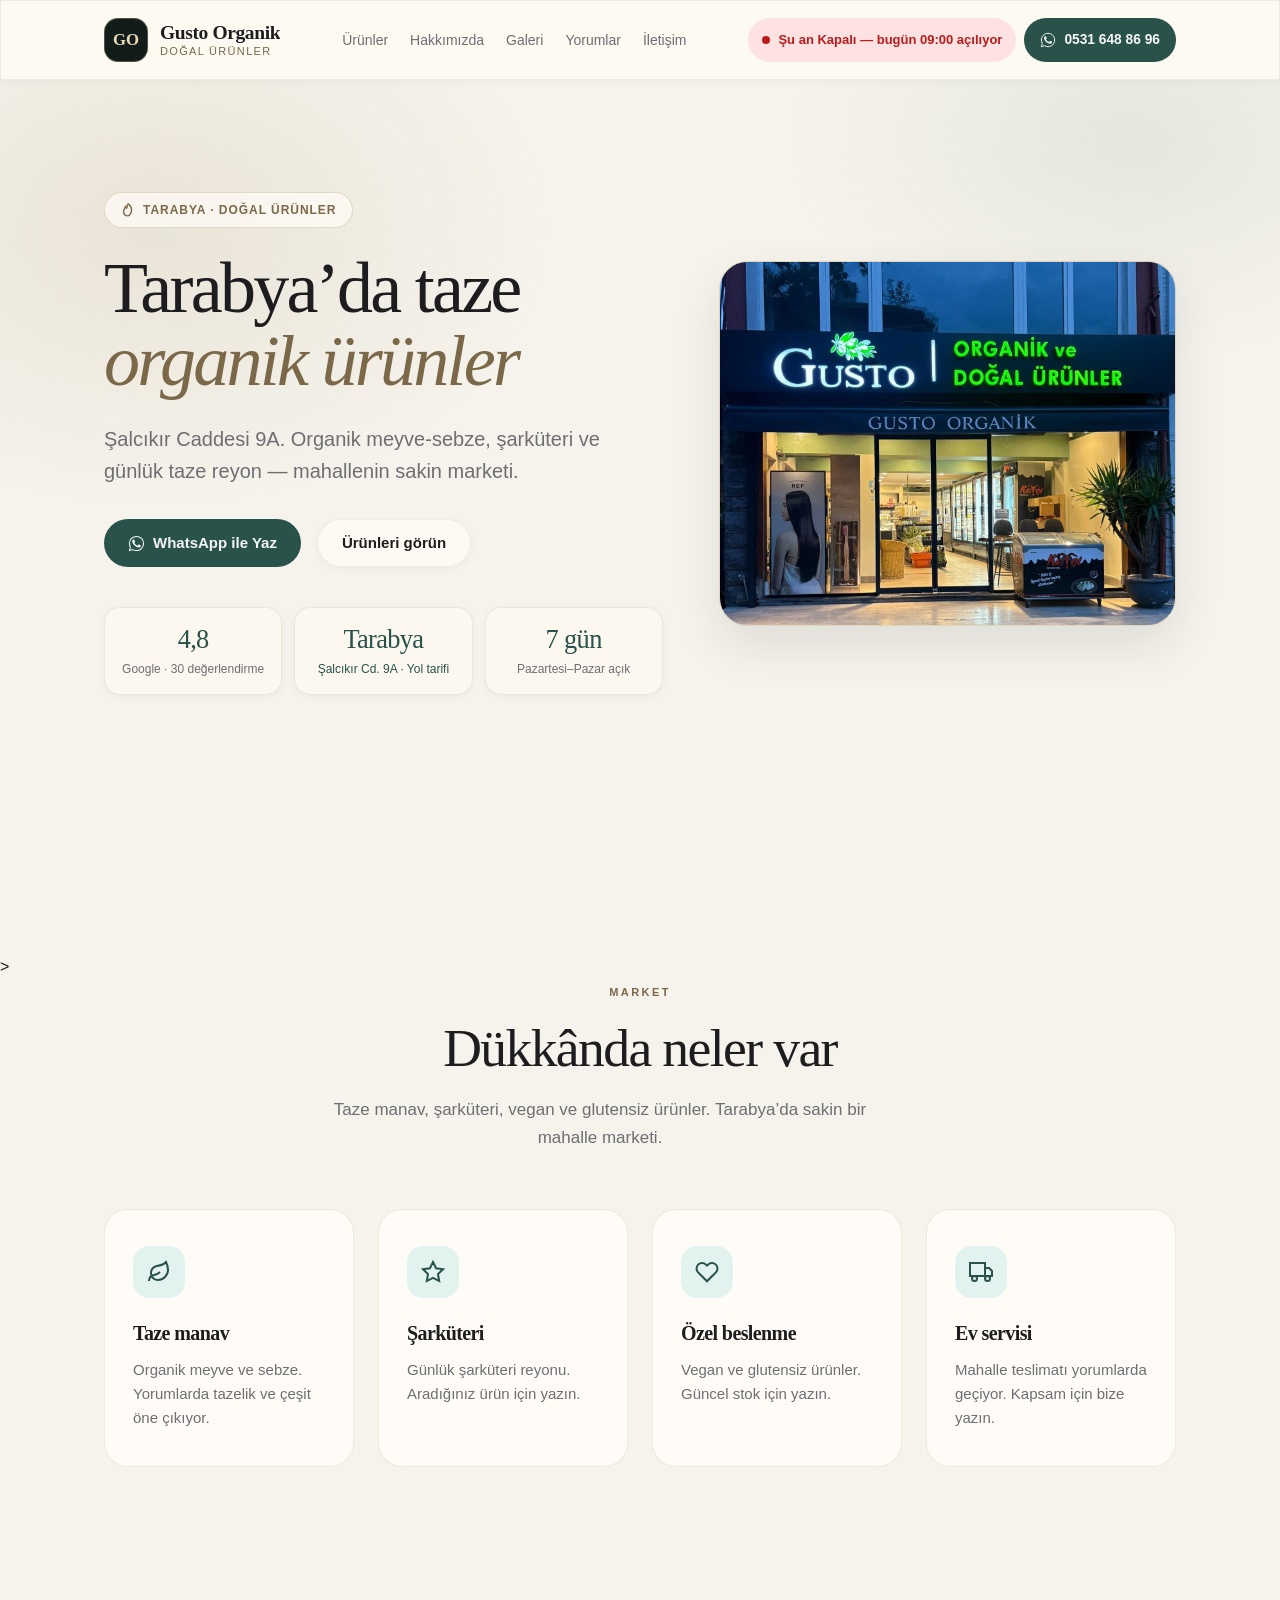
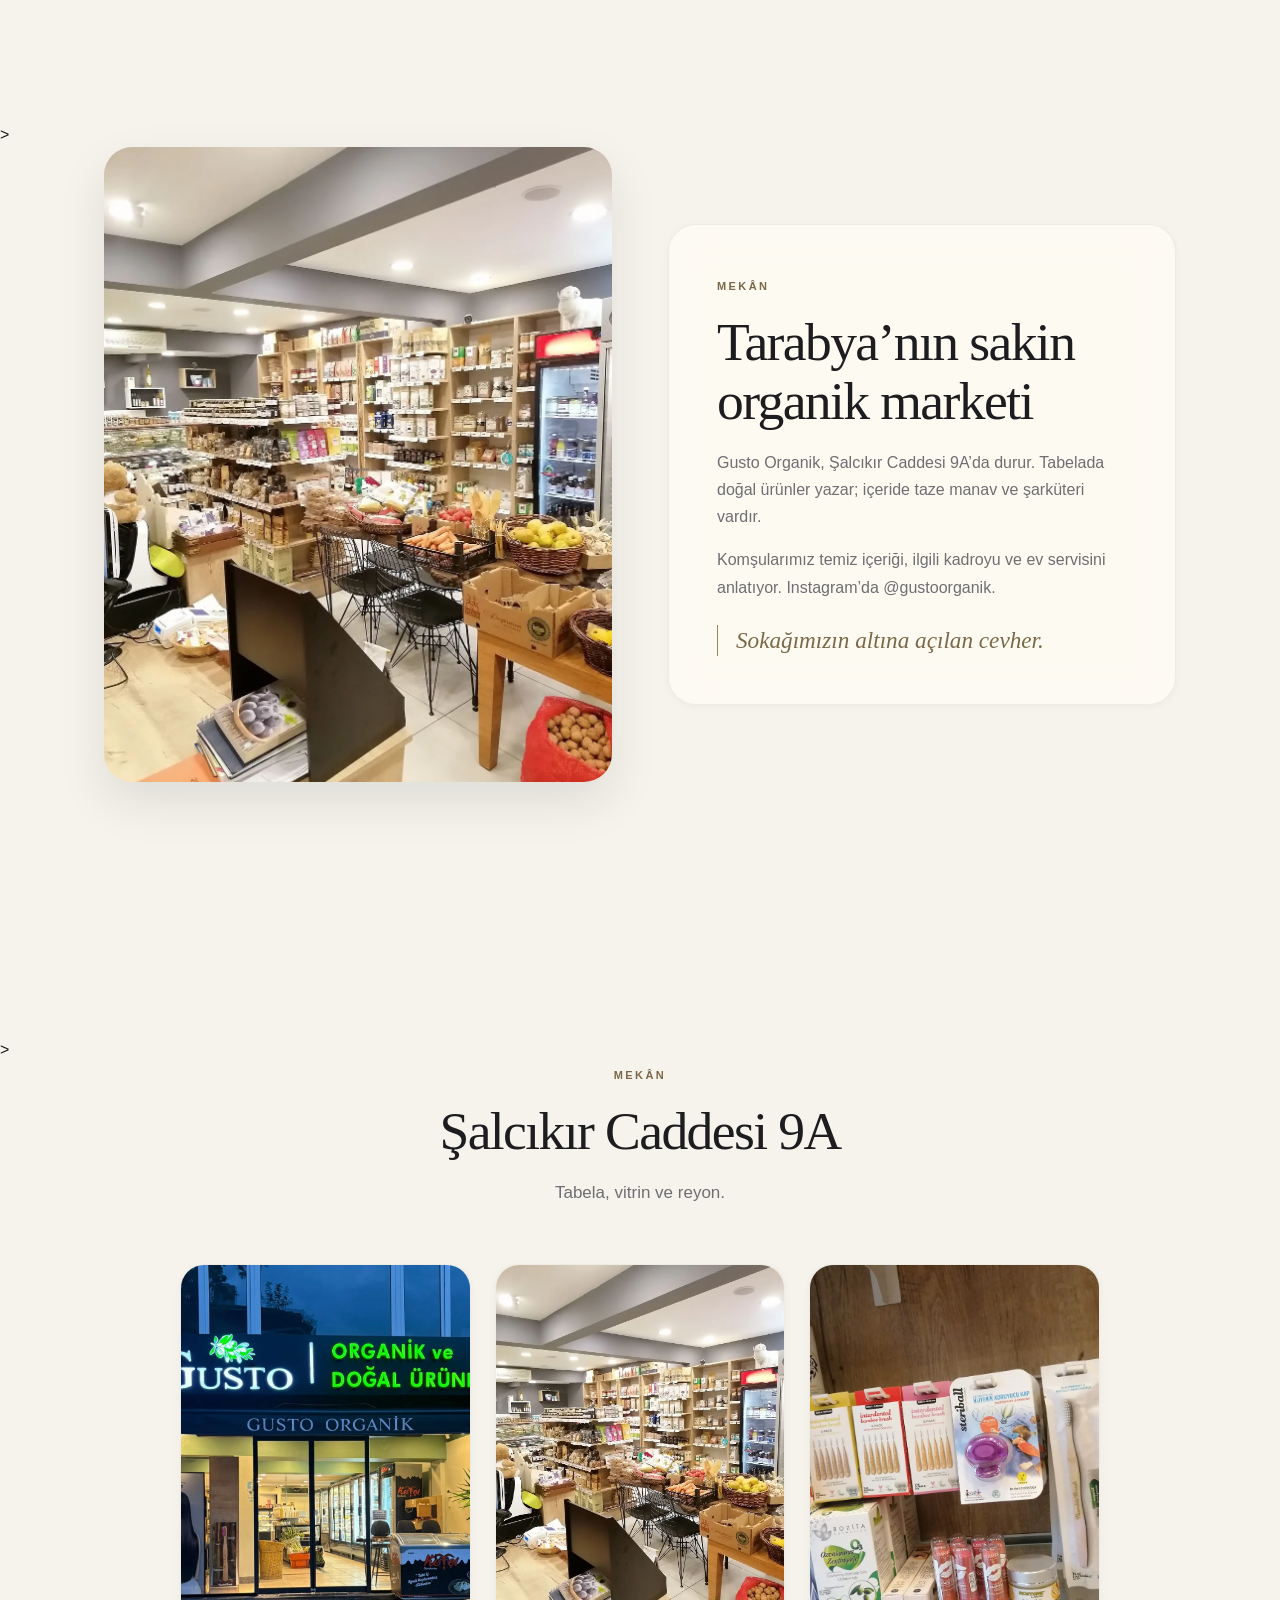
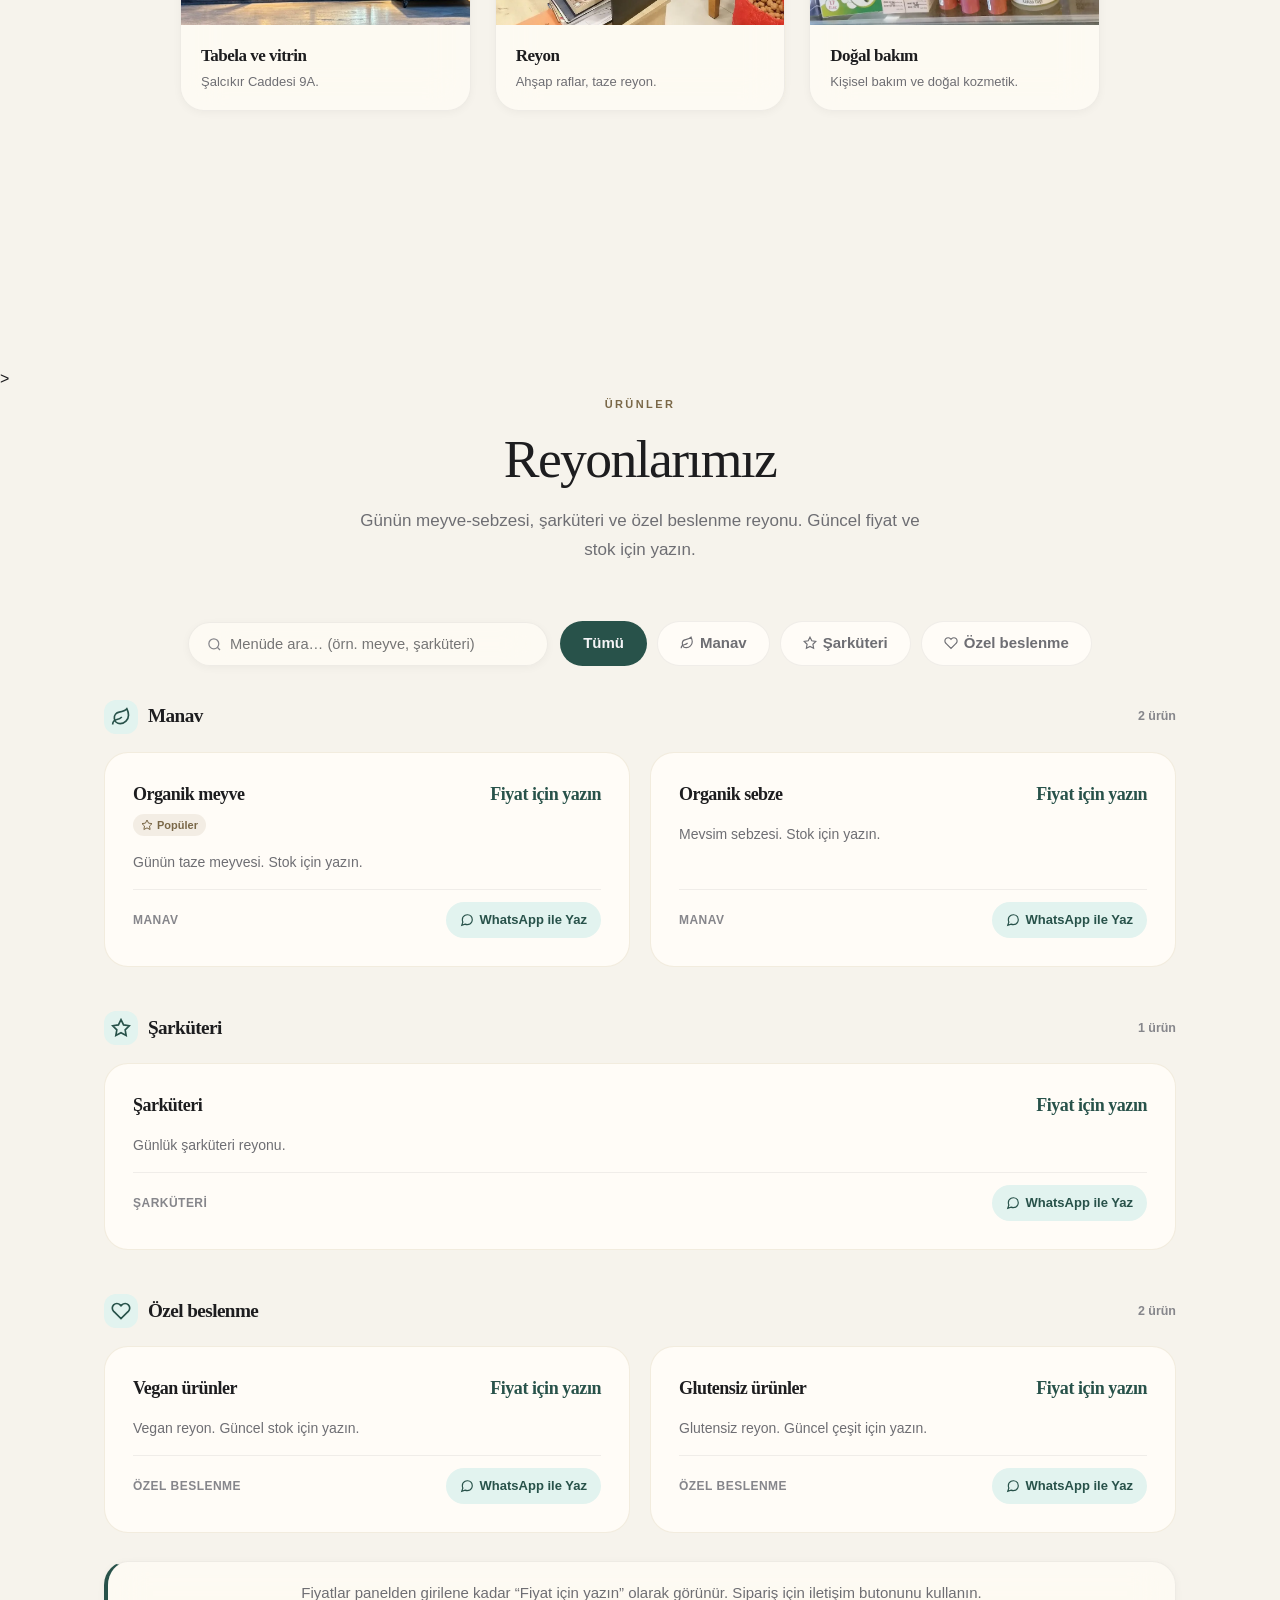
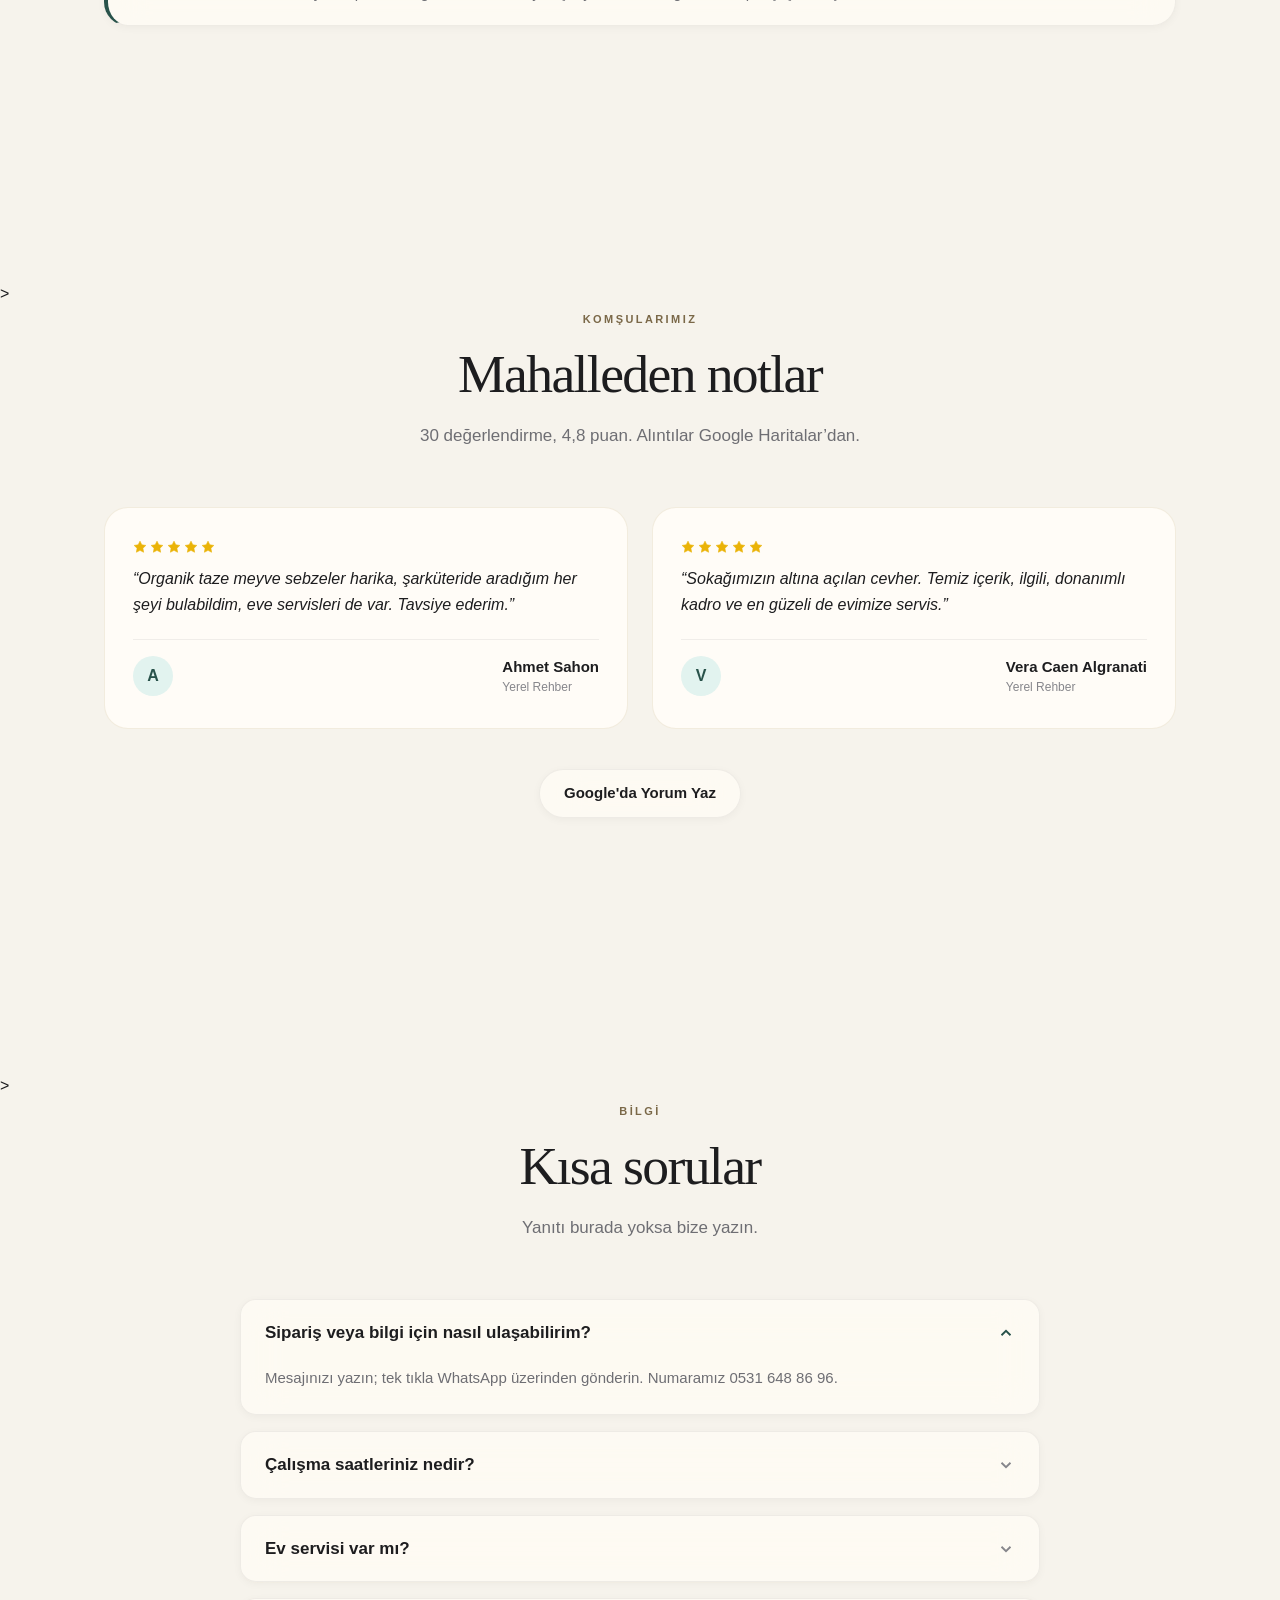
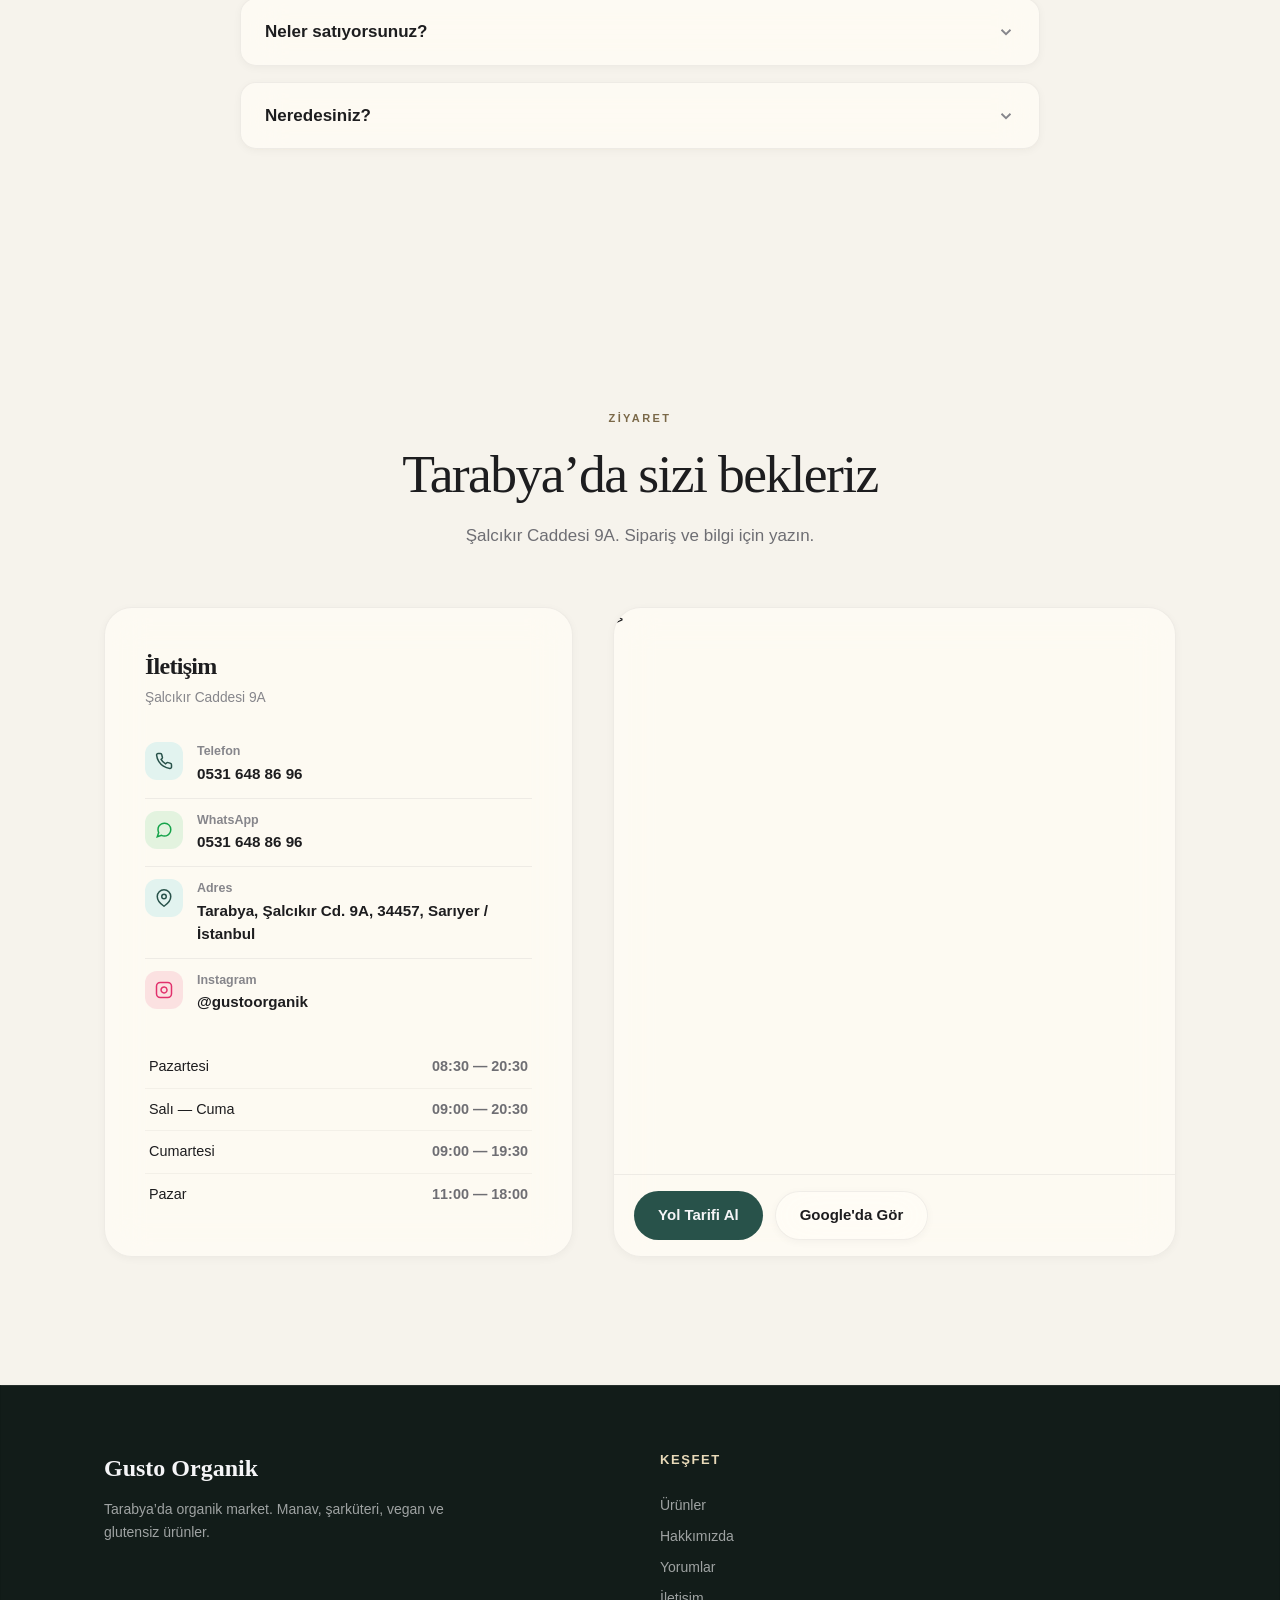
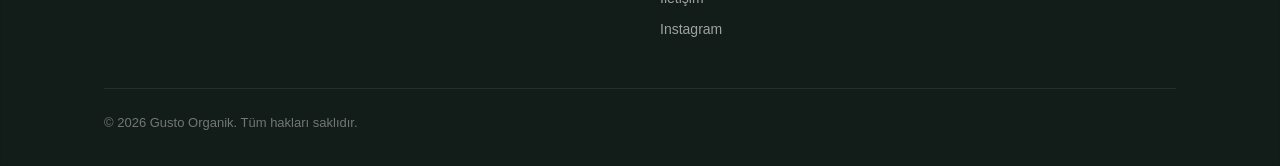
<file: index.html>
<!DOCTYPE html>
<html lang="tr" data-hb-version="2026-09-17T00:52:00.000Z">
<head>
<meta charset="UTF-8">
<meta name="viewport" content="width=device-width, initial-scale=1.0, viewport-fit=cover">
<script>
(function () {
  if (!/\.github\.io$/i.test(location.hostname)) return;
  var b = document.createElement('base');
  b.href = '/gusto-organik/';
  document.head.appendChild(b);
})();
</script>
<!--BUILD:title--><title>Gusto Organik | Tarabya — Doğal Ürünler</title><!--/BUILD:title-->
<!--BUILD:metaDescription--><meta name="description" content="Tarabya Şalcıkır Cd. 9A. Organik meyve-sebze, şarküteri ve doğal ürünler. 4,8 Google puanı."><!--/BUILD:metaDescription-->
<!--BUILD:canonical--><link rel="canonical" href="https://basaranbaran.github.io/gusto-organik/"><!--/BUILD:canonical-->
<meta name="robots" content="noindex, nofollow">
<meta name="theme-color" content="#121C19">

<!--BUILD:ogTags-->
<meta property="og:type" content="website">
<meta property="og:site_name" content="Gusto Organik">
<meta property="og:title" content="Gusto Organik — Tarabya">
<meta property="og:description" content="Şalcıkır Caddesi 9A, Tarabya. Organik meyve-sebze ve şarküteri. 0531 648 86 96.">
<meta property="og:image" content="https://basaranbaran.github.io/gusto-organik/images/hero-kapak.webp">
<meta property="og:url" content="https://basaranbaran.github.io/gusto-organik/">
<meta property="og:locale" content="tr_TR">
<meta name="twitter:card" content="summary_large_image">
<meta name="twitter:title" content="Gusto Organik — Tarabya">
<meta name="twitter:description" content="Şalcıkır Caddesi 9A, Tarabya. Organik meyve-sebze ve şarküteri. 0531 648 86 96.">
<meta name="twitter:image" content="https://basaranbaran.github.io/gusto-organik/images/hero-kapak.webp">
<!--/BUILD:ogTags-->

<link rel="icon" type="image/svg+xml" href="images/favicon.svg">
<link rel="apple-touch-icon" href="images/favicon.svg">
<!--BUILD:themeVars--><style id="themeVars">:root{--accent:hsl(168 34% 24%);--accent-deep:hsl(168 34% 14%);--accent-hover:hsl(168 34% 22%);--accent-soft:hsl(168 40% 92%);--accent-glow:hsla(168,34%,24%,0.22);}</style><!--/BUILD:themeVars-->
<link rel="stylesheet" href="css/style.css">
<!--BUILD:jsonLd-->
<script type="application/ld+json">
{
  "@context": "https://schema.org",
  "@graph": [
    {
      "@type": [
        "GroceryStore"
      ],
      "@id": "https://basaranbaran.github.io/gusto-organik/#store",
      "name": "Gusto Organik",
      "alternateName": [
        "gustoorganik",
        "Gusto Organik"
      ],
      "description": "Tarabya Şalcıkır Cd. 9A. Organik meyve-sebze, şarküteri ve doğal ürünler. 4,8 Google puanı.",
      "image": [
        "https://basaranbaran.github.io/gusto-organik/images/hero-kapak.webp"
      ],
      "telephone": "+905316488696",
      "url": "https://basaranbaran.github.io/gusto-organik",
      "priceRange": "₺",
      "currenciesAccepted": "TRY",
      "paymentAccepted": "Cash, Credit Card",
      "address": {
        "@type": "PostalAddress",
        "streetAddress": "Tarabya, Şalcıkır Cd. 9A, 34457",
        "addressLocality": "Sarıyer",
        "addressRegion": "İstanbul",
        "postalCode": "34457",
        "addressCountry": "TR"
      },
      "geo": {
        "@type": "GeoCoordinates",
        "latitude": 41.1381258,
        "longitude": 29.0524474
      },
      "hasMap": "https://share.google/ybEyERWvXu7t6y0h0",
      "sameAs": [
        "https://www.instagram.com/gustoorganik/",
        "https://share.google/ybEyERWvXu7t6y0h0"
      ],
      "areaServed": [
        {
          "@type": "Place",
          "name": "Tarabya"
        },
        {
          "@type": "Place",
          "name": "Sarıyer"
        },
        {
          "@type": "Place",
          "name": "İstanbul"
        }
      ],
      "knowsAbout": [
        "Organik Gıda",
        "Organik Market",
        "Meyve Sebze",
        "Şarküteri",
        "Tarabya"
      ],
      "openingHoursSpecification": [
        {
          "@type": "OpeningHoursSpecification",
          "dayOfWeek": [
            "Monday"
          ],
          "opens": "08:30",
          "closes": "20:30"
        },
        {
          "@type": "OpeningHoursSpecification",
          "dayOfWeek": [
            "Tuesday",
            "Wednesday",
            "Thursday",
            "Friday"
          ],
          "opens": "09:00",
          "closes": "20:30"
        },
        {
          "@type": "OpeningHoursSpecification",
          "dayOfWeek": [
            "Saturday"
          ],
          "opens": "09:00",
          "closes": "19:30"
        },
        {
          "@type": "OpeningHoursSpecification",
          "dayOfWeek": [
            "Sunday"
          ],
          "opens": "11:00",
          "closes": "18:00"
        }
      ],
      "aggregateRating": {
        "@type": "AggregateRating",
        "ratingValue": "4.8",
        "reviewCount": "30",
        "bestRating": "5",
        "worstRating": "1"
      },
      "review": [
        {
          "@type": "Review",
          "author": {
            "@type": "Person",
            "name": "Ahmet Sahon"
          },
          "reviewRating": {
            "@type": "Rating",
            "ratingValue": "5",
            "bestRating": "5"
          },
          "reviewBody": "Organik taze meyve sebzeler harika, şarküteride aradığım her şeyi bulabildim, eve servisleri de var. Tavsiye ederim."
        },
        {
          "@type": "Review",
          "author": {
            "@type": "Person",
            "name": "Vera Caen Algranati"
          },
          "reviewRating": {
            "@type": "Rating",
            "ratingValue": "5",
            "bestRating": "5"
          },
          "reviewBody": "Sokağımızın altına açılan cevher. Temiz içerik, ilgili, donanımlı kadro ve en güzeli de evimize servis."
        }
      ]
    },
    {
      "@type": "FAQPage",
      "@id": "https://basaranbaran.github.io/gusto-organik/#faq",
      "mainEntity": [
        {
          "@type": "Question",
          "name": "Sipariş veya bilgi için nasıl ulaşabilirim?",
          "acceptedAnswer": {
            "@type": "Answer",
            "text": "Mesajınızı yazın; tek tıkla WhatsApp üzerinden gönderin. Numaramız 0531 648 86 96."
          }
        },
        {
          "@type": "Question",
          "name": "Çalışma saatleriniz nedir?",
          "acceptedAnswer": {
            "@type": "Answer",
            "text": "Pazartesi 08:30–20:30, salı–cuma 09:00–20:30, cumartesi 09:00–19:30, pazar 11:00–18:00."
          }
        },
        {
          "@type": "Question",
          "name": "Ev servisi var mı?",
          "acceptedAnswer": {
            "@type": "Answer",
            "text": "Mahalle teslimatı yorumlarda geçiyor. Güncel kapsam için yazın."
          }
        },
        {
          "@type": "Question",
          "name": "Neler satıyorsunuz?",
          "acceptedAnswer": {
            "@type": "Answer",
            "text": "Organik meyve-sebze, şarküteri, vegan ve glutensiz ürünler. Güncel reyon için yazın."
          }
        },
        {
          "@type": "Question",
          "name": "Neredesiniz?",
          "acceptedAnswer": {
            "@type": "Answer",
            "text": "Tarabya, Şalcıkır Cd. 9A, 34457 Sarıyer / İstanbul."
          }
        }
      ]
    }
  ]
}
</script>
<!--/BUILD:jsonLd-->
</head>
<body>

<!-- ==========================================================================
     Üst Bar
     ========================================================================== -->
<header class="site-header surface-glass">
  <div class="container header-inner">
    <a href="#top" class="brand-lockup" aria-label="Gusto Organik anasayfa">
      <span class="brand-logo-badge"><!--BUILD:brandSymbol-->GO<!--/BUILD:brandSymbol--></span>
      <span class="brand-text">
        <span class="brand-name"><!--BUILD:brandName-->Gusto Organik<!--/BUILD:brandName--></span>
        <span class="brand-sub"><!--BUILD:brandSub-->Doğal Ürünler<!--/BUILD:brandSub--></span>
      </span>
    </a>

    <nav class="nav-links-desktop" aria-label="Ana menü">
      <a href="#menu" class="nav-link">Ürünler</a>
      <a href="#hakkimizda" class="nav-link">Hakkımızda</a>
      <a href="#galeri" class="nav-link">Galeri</a>
      <a href="#yorumlar" class="nav-link">Yorumlar</a>
      <a href="#iletisim" class="nav-link">İletişim</a>
    </nav>

    <div class="header-actions">
      <div class="live-status-pill is-open" id="liveStatusPill">
        <span class="pulse-dot"></span>
        <span class="status-label-full" id="liveStatusLabelFull"><!--BUILD:liveStatusFull-->Şu an Kapalı — bugün 09:00 açılıyor<!--/BUILD:liveStatusFull--></span>
        <span class="status-label-short" id="liveStatusLabelShort"><!--BUILD:liveStatusShort-->Kapalı<!--/BUILD:liveStatusShort--></span>
      </div>
<!--BUILD:navCallBtn-->
<a class="nav-call-btn" href="https://wa.me/905316488696?text=Merhaba%2C%20Gusto%20Organik&#039;ten%20bilgi%20%2F%20sipari%C5%9F%20vermek%20istiyorum." target="_blank" rel="noopener noreferrer">
  <svg width="16" height="16" viewBox="0 0 24 24" fill="currentColor" aria-hidden="true"><path d="M17.472 14.382c-.297-.149-1.758-.867-2.03-.967-.273-.099-.471-.148-.67.15-.197.297-.767.966-.94 1.164-.173.199-.347.223-.644.075-.297-.15-1.255-.463-2.39-1.475-.883-.788-1.48-1.761-1.653-2.059-.173-.297-.018-.458.13-.606.134-.133.298-.347.446-.52.149-.174.198-.298.298-.497.099-.198.05-.371-.025-.52-.075-.149-.669-1.612-.916-2.207-.242-.579-.487-.5-.669-.51-.173-.008-.371-.01-.57-.01-.198 0-.52.074-.792.372-.272.297-1.04 1.016-1.04 2.479 0 1.462 1.065 2.875 1.213 3.074.149.198 2.096 3.2 5.077 4.487.709.306 1.262.489 1.694.625.712.227 1.36.195 1.871.118.571-.085 1.758-.719 2.006-1.413.248-.694.248-1.289.173-1.413-.074-.124-.272-.198-.57-.347z"></path><path d="M12 2C6.477 2 2 6.477 2 12c0 1.89.525 3.66 1.438 5.168L2 22l4.957-1.401A9.955 9.955 0 0 0 12 22c5.523 0 10-4.477 10-10S17.523 2 12 2z" fill="none" stroke="currentColor" stroke-width="1.5"></path></svg>
  <span class="call-text">0531 648 86 96</span>
</a>
<!--/BUILD:navCallBtn-->
      <button type="button" class="mobile-menu-btn surface-glass" id="mobileMenuToggle" aria-label="Menüyü aç" aria-expanded="false">
        <svg class="icon-menu" width="22" height="22" viewBox="0 0 24 24" fill="none" stroke="currentColor" stroke-width="2" aria-hidden="true"><line x1="3" y1="12" x2="21" y2="12"></line><line x1="3" y1="6" x2="21" y2="6"></line><line x1="3" y1="18" x2="21" y2="18"></line></svg>
        <svg class="icon-close" width="22" height="22" viewBox="0 0 24 24" fill="none" stroke="currentColor" stroke-width="2" aria-hidden="true"><line x1="18" y1="6" x2="6" y2="18"></line><line x1="6" y1="6" x2="18" y2="18"></line></svg>
      </button>
    </div>
  </div>
</header>

<div class="mobile-drawer" id="mobileDrawer" aria-hidden="true">
  <div class="mobile-drawer-content">
    <a href="#menu" class="nav-link">Ürünler</a>
    <a href="#hakkimizda" class="nav-link">Hakkımızda</a>
    <a href="#galeri" class="nav-link">Galeri</a>
    <a href="#yorumlar" class="nav-link">Yorumlar</a>
    <a href="#iletisim" class="nav-link">İletişim</a>
<!--BUILD:drawerCallBtn-->
<a href="https://wa.me/905316488696?text=Merhaba%2C%20Gusto%20Organik&#039;ten%20bilgi%20%2F%20sipari%C5%9F%20vermek%20istiyorum." class="btn btn-primary drawer-cta" target="_blank" rel="noopener noreferrer">
  <svg width="17" height="17" viewBox="0 0 24 24" fill="currentColor" aria-hidden="true"><path d="M17.472 14.382c-.297-.149-1.758-.867-2.03-.967-.273-.099-.471-.148-.67.15-.197.297-.767.966-.94 1.164-.173.199-.347.223-.644.075-.297-.15-1.255-.463-2.39-1.475-.883-.788-1.48-1.761-1.653-2.059-.173-.297-.018-.458.13-.606.134-.133.298-.347.446-.52.149-.174.198-.298.298-.497.099-.198.05-.371-.025-.52-.075-.149-.669-1.612-.916-2.207-.242-.579-.487-.5-.669-.51-.173-.008-.371-.01-.57-.01-.198 0-.52.074-.792.372-.272.297-1.04 1.016-1.04 2.479 0 1.462 1.065 2.875 1.213 3.074.149.198 2.096 3.2 5.077 4.487.709.306 1.262.489 1.694.625.712.227 1.36.195 1.871.118.571-.085 1.758-.719 2.006-1.413.248-.694.248-1.289.173-1.413-.074-.124-.272-.198-.57-.347z"></path><path d="M12 2C6.477 2 2 6.477 2 12c0 1.89.525 3.66 1.438 5.168L2 22l4.957-1.401A9.955 9.955 0 0 0 12 22c5.523 0 10-4.477 10-10S17.523 2 12 2z" fill="none" stroke="currentColor" stroke-width="1.5"></path></svg>
  WhatsApp ile Yaz
</a>
<!--/BUILD:drawerCallBtn-->
  </div>
</div>

<main id="top">

<!-- ==========================================================================
     Hero
     ========================================================================== -->
<section class="hero-section">
  <div class="hero-aurora" aria-hidden="true"></div>
  <div class="hero-grid-beam" aria-hidden="true"></div>
  <div class="container hero-grid">
    <div class="hero-copy">
      <span class="hero-badge">
        <svg width="14" height="14" viewBox="0 0 24 24" fill="none" stroke="currentColor" stroke-width="2.4" aria-hidden="true"><path d="M12 22c-4.4 0-7.5-3.2-7.5-7.4 0-3.6 2-5.7 3-8.1.5 1.6 1.6 2.6 2.6 2 .5-3 .5-5.5 2-7 3 2 6 6.4 6 10.6 0 4.6-3.2 9.9-6.1 9.9z"></path></svg>
        <!--BUILD:heroBadge-->Tarabya · Doğal Ürünler<!--/BUILD:heroBadge-->
      </span>
      <h1 class="hero-title">
        <span class="title-reveal"><!--BUILD:heroTitleLine1-->Tarabya’da taze<!--/BUILD:heroTitleLine1--></span>
        <span class="accent title-reveal delay-1"><!--BUILD:heroTitleAccent-->organik ürünler<!--/BUILD:heroTitleAccent--></span>
      </h1>
      <p class="hero-subtitle title-reveal delay-2"><!--BUILD:heroSubtitle-->Şalcıkır Caddesi 9A. Organik meyve-sebze, şarküteri ve günlük taze reyon — mahallenin sakin marketi.<!--/BUILD:heroSubtitle--></p>

      <div class="hero-actions title-reveal delay-3">
<!--BUILD:heroCallBtn-->
<a href="https://wa.me/905316488696?text=Merhaba%2C%20Gusto%20Organik&#039;ten%20bilgi%20%2F%20sipari%C5%9F%20vermek%20istiyorum." class="btn btn-primary" target="_blank" rel="noopener noreferrer">
  <svg width="17" height="17" viewBox="0 0 24 24" fill="currentColor" aria-hidden="true"><path d="M17.472 14.382c-.297-.149-1.758-.867-2.03-.967-.273-.099-.471-.148-.67.15-.197.297-.767.966-.94 1.164-.173.199-.347.223-.644.075-.297-.15-1.255-.463-2.39-1.475-.883-.788-1.48-1.761-1.653-2.059-.173-.297-.018-.458.13-.606.134-.133.298-.347.446-.52.149-.174.198-.298.298-.497.099-.198.05-.371-.025-.52-.075-.149-.669-1.612-.916-2.207-.242-.579-.487-.5-.669-.51-.173-.008-.371-.01-.57-.01-.198 0-.52.074-.792.372-.272.297-1.04 1.016-1.04 2.479 0 1.462 1.065 2.875 1.213 3.074.149.198 2.096 3.2 5.077 4.487.709.306 1.262.489 1.694.625.712.227 1.36.195 1.871.118.571-.085 1.758-.719 2.006-1.413.248-.694.248-1.289.173-1.413-.074-.124-.272-.198-.57-.347z"></path><path d="M12 2C6.477 2 2 6.477 2 12c0 1.89.525 3.66 1.438 5.168L2 22l4.957-1.401A9.955 9.955 0 0 0 12 22c5.523 0 10-4.477 10-10S17.523 2 12 2z" fill="none" stroke="currentColor" stroke-width="1.5"></path></svg>
  WhatsApp ile Yaz
</a>
<!--/BUILD:heroCallBtn-->
        <a href="#menu" class="btn btn-secondary surface-glass">Ürünleri görün</a>
      </div>

      <div class="hero-trust-grid title-reveal delay-4">
<!--BUILD:heroTrust-->
  <div class="trust-stat-card surface-glass">
    <span class="trust-stat-num font-display">4,8</span>
    <span class="trust-stat-label">Google · 30 değerlendirme</span>
  </div>
  <a class="trust-stat-card surface-glass trust-stat-link" href="https://www.google.com/maps/dir/?api=1&amp;destination=41.1381258,29.0524474&amp;destination_place_id=0x14cab560139cc873:0x15ccd5902cc23270" target="_blank" rel="noopener noreferrer">
    <span class="trust-stat-num font-display">Tarabya</span>
    <span class="trust-stat-label">Şalcıkır Cd. 9A · Yol tarifi</span>
  </a>
  <div class="trust-stat-card surface-glass">
    <span class="trust-stat-num font-display">7 gün</span>
    <span class="trust-stat-label">Pazartesi–Pazar açık</span>
  </div>
<!--/BUILD:heroTrust-->
      </div>
    </div>

    <div class="hero-media-wrapper">
      <div class="hero-image-frame">
<!--BUILD:heroImage--><img src="images/hero-kapak.webp" alt="Gusto Organik Tarabya dış cephe tabelası ve vitrin" width="1517" height="1132" style="object-position: 50% 42%;" decoding="async" fetchpriority="high" loading="eager"><!--/BUILD:heroImage-->
        <div class="hero-floating-card surface-glass">
          <div class="floating-card-icon">
            <svg width="22" height="22" viewBox="0 0 24 24" fill="none" stroke="currentColor" stroke-width="2" aria-hidden="true"><path d="M21 10c0 7-9 13-9 13s-9-6-9-13a9 9 0 0 1 18 0z"></path><circle cx="12" cy="10" r="3"></circle></svg>
          </div>
          <div class="floating-card-text"><!--BUILD:heroFloat-->
          <strong>Tarabya, Şalcıkır Caddesi</strong><br>
                      <span>Tarabya, Sarıyer</span>
          <!--/BUILD:heroFloat--></div>
        </div>
      </div>
    </div>
  </div>
</section>

<!-- ==========================================================================
     Özellikler
     ========================================================================== -->
<section class="section features-section" id="ozellikler"<!--BUILD:attrFeatures--><!--/BUILD:attrFeatures-->>
  <div class="container">
    <div class="section-header">
      <span class="section-eyebrow"><!--BUILD:featuresEyebrow-->Market<!--/BUILD:featuresEyebrow--></span>
      <h2 class="section-title"><!--BUILD:featuresTitle-->Dükkânda neler var<!--/BUILD:featuresTitle--></h2>
      <p class="section-lead"><!--BUILD:featuresLead-->Taze manav, şarküteri, vegan ve glutensiz ürünler. Tarabya’da sakin bir mahalle marketi.<!--/BUILD:featuresLead--></p>
    </div>
    <div class="features-grid">
<!--BUILD:features-->
  <div class="feature-card surface-glass">
    <div class="feature-icon-wrapper"><svg width="24" height="24" viewBox="0 0 24 24" fill="none" stroke="currentColor" stroke-width="2" aria-hidden="true"><path d="M11 20A7 7 0 0 1 9.8 6.1C15.5 5 17 4.48 19 2c1 2 2 4.18 2 8 0 5.5-4.78 10-10 10Z"></path><path d="M2 21c0-3 1.85-5.36 5.08-6C9.5 14.52 12 13 13 12"></path></svg></div>
    <h3 class="feature-card-title">Taze manav</h3>
    <p class="feature-card-desc">Organik meyve ve sebze. Yorumlarda tazelik ve çeşit öne çıkıyor.</p>
  </div>

  <div class="feature-card surface-glass">
    <div class="feature-icon-wrapper"><svg width="24" height="24" viewBox="0 0 24 24" fill="none" stroke="currentColor" stroke-width="2" aria-hidden="true"><path d="M12 2l3.09 6.26L22 9.27l-5 4.87 1.18 6.88L12 17.77l-6.18 3.25L7 14.14 2 9.27l6.91-1.01L12 2z"></path></svg></div>
    <h3 class="feature-card-title">Şarküteri</h3>
    <p class="feature-card-desc">Günlük şarküteri reyonu. Aradığınız ürün için yazın.</p>
  </div>

  <div class="feature-card surface-glass">
    <div class="feature-icon-wrapper"><svg width="24" height="24" viewBox="0 0 24 24" fill="none" stroke="currentColor" stroke-width="2" aria-hidden="true"><path d="M20.84 4.61a5.5 5.5 0 0 0-7.78 0L12 5.67l-1.06-1.06a5.5 5.5 0 0 0-7.78 7.78l1.06 1.06L12 21.23l7.78-7.78 1.06-1.06a5.5 5.5 0 0 0 0-7.78z"></path></svg></div>
    <h3 class="feature-card-title">Özel beslenme</h3>
    <p class="feature-card-desc">Vegan ve glutensiz ürünler. Güncel stok için yazın.</p>
  </div>

  <div class="feature-card surface-glass">
    <div class="feature-icon-wrapper"><svg width="24" height="24" viewBox="0 0 24 24" fill="none" stroke="currentColor" stroke-width="2" aria-hidden="true"><rect x="1" y="3" width="15" height="13"></rect><polygon points="16 8 20 8 23 11 23 16 16 16 16 8"></polygon><circle cx="5.5" cy="18.5" r="2.5"></circle><circle cx="18.5" cy="18.5" r="2.5"></circle></svg></div>
    <h3 class="feature-card-title">Ev servisi</h3>
    <p class="feature-card-desc">Mahalle teslimatı yorumlarda geçiyor. Kapsam için bize yazın.</p>
  </div>
<!--/BUILD:features-->
    </div>
  </div>
</section>

<!-- ==========================================================================
     Hakkımızda
     ========================================================================== -->
<section class="section about-section" id="hakkimizda"<!--BUILD:attrAbout--><!--/BUILD:attrAbout-->>
  <div class="container about-grid">
    <div class="about-image-frame">
<!--BUILD:aboutImage--><img src="images/urun-1.webp" alt="Gusto Organik iç mekân reyonları" width="1024" height="1365" style="object-position: 50% 40%;" decoding="async" loading="lazy"><!--/BUILD:aboutImage-->
    </div>
    <div class="about-content surface-glass">
      <span class="section-eyebrow"><!--BUILD:aboutEyebrow-->Mekân<!--/BUILD:aboutEyebrow--></span>
      <h2 class="section-title"><!--BUILD:aboutTitle-->Tarabya’nın sakin organik marketi<!--/BUILD:aboutTitle--></h2>
      <div class="about-paragraphs">
<!--BUILD:aboutParagraphs-->
  <p class="about-paragraph">Gusto Organik, Şalcıkır Caddesi 9A’da durur. Tabelada doğal ürünler yazar; içeride taze manav ve şarküteri vardır.</p>
  <p class="about-paragraph">Komşularımız temiz içeriği, ilgili kadroyu ve ev servisini anlatıyor. Instagram’da @gustoorganik.</p>
<!--/BUILD:aboutParagraphs-->
      </div>
      <blockquote class="about-quote"><!--BUILD:aboutQuote-->Sokağımızın altına açılan cevher.<!--/BUILD:aboutQuote--></blockquote>
    </div>
  </div>
</section>

<!-- ==========================================================================
     Galeri
     ========================================================================== -->
<section class="section" id="galeri"<!--BUILD:attrGallery--><!--/BUILD:attrGallery-->>
  <div class="container">
    <div class="section-header centered">
      <span class="section-eyebrow"><!--BUILD:galleryEyebrow-->Mekân<!--/BUILD:galleryEyebrow--></span>
      <h2 class="section-title"><!--BUILD:galleryTitle-->Şalcıkır Caddesi 9A<!--/BUILD:galleryTitle--></h2>
      <p class="section-lead"><!--BUILD:galleryLead-->Tabela, vitrin ve reyon.<!--/BUILD:galleryLead--></p>
    </div>
    <div class="gallery-grid">
<!--BUILD:gallery-->
  <figure class="gallery-card surface-glass">
    <img class="gallery-img" src="images/hero-kapak.webp" alt="Gusto Organik dış cephe" loading="lazy" decoding="async" width="1517" height="1132" style="object-position: 50% 46%;">
    <figcaption class="gallery-caption">
      <h4 class="gallery-item-title">Tabela ve vitrin</h4>
      <p class="gallery-item-desc">Şalcıkır Caddesi 9A.</p>
    </figcaption>
  </figure>

  <figure class="gallery-card surface-glass">
    <img class="gallery-img" src="images/urun-1.webp" alt="Gusto Organik iç mekân reyonları" loading="lazy" decoding="async" width="1024" height="1365" style="object-position: 50% 40%;">
    <figcaption class="gallery-caption">
      <h4 class="gallery-item-title">Reyon</h4>
      <p class="gallery-item-desc">Ahşap raflar, taze reyon.</p>
    </figcaption>
  </figure>

  <figure class="gallery-card surface-glass">
    <img class="gallery-img" src="images/mekan-1.webp" alt="Gusto Organik doğal bakım reyonu" loading="lazy" decoding="async" width="1600" height="972" style="object-position: 48% 42%;">
    <figcaption class="gallery-caption">
      <h4 class="gallery-item-title">Doğal bakım</h4>
      <p class="gallery-item-desc">Kişisel bakım ve doğal kozmetik.</p>
    </figcaption>
  </figure>
<!--/BUILD:gallery-->
    </div>
  </div>
</section>

<!-- ==========================================================================
     Menü
     ========================================================================== -->
<section class="section" id="menu"<!--BUILD:attrMenu--><!--/BUILD:attrMenu-->>
  <div class="container">
    <div class="section-header centered">
      <span class="section-eyebrow"><!--BUILD:menuEyebrow-->Ürünler<!--/BUILD:menuEyebrow--></span>
      <h2 class="section-title"><!--BUILD:menuTitle-->Reyonlarımız<!--/BUILD:menuTitle--></h2>
      <p class="section-lead"><!--BUILD:menuLead-->Günün meyve-sebzesi, şarküteri ve özel beslenme reyonu. Güncel fiyat ve stok için yazın.<!--/BUILD:menuLead--></p>
    </div>

    <div class="menu-toolbar">
      <div class="menu-search-box surface-glass">
        <svg width="16" height="16" viewBox="0 0 24 24" fill="none" stroke="currentColor" stroke-width="2" aria-hidden="true"><circle cx="11" cy="11" r="8"></circle><line x1="21" y1="21" x2="16.65" y2="16.65"></line></svg>
        <input type="text" id="menuSearchInput" placeholder="Menüde ara… (örn. meyve, şarküteri)" aria-label="Menüde ara">
      </div>
      <div class="menu-filter-tabs" id="menuFilterTabs" role="tablist" aria-label="Menü kategorileri">
<!--BUILD:menuFilters-->
  <button type="button" class="filter-tab-btn menu-tab-btn is-active active" data-category="all" role="tab" aria-selected="true">Tümü</button>
  <button type="button" class="filter-tab-btn menu-tab-btn" data-category="manav" role="tab" aria-selected="false"><svg width="14" height="14" viewBox="0 0 24 24" fill="none" stroke="currentColor" stroke-width="2" aria-hidden="true"><path d="M11 20A7 7 0 0 1 9.8 6.1C15.5 5 17 4.48 19 2c1 2 2 4.18 2 8 0 5.5-4.78 10-10 10Z"></path><path d="M2 21c0-3 1.85-5.36 5.08-6C9.5 14.52 12 13 13 12"></path></svg> Manav</button>
  <button type="button" class="filter-tab-btn menu-tab-btn" data-category="sarkuteri" role="tab" aria-selected="false"><svg width="14" height="14" viewBox="0 0 24 24" fill="none" stroke="currentColor" stroke-width="2" aria-hidden="true"><path d="M12 2l3.09 6.26L22 9.27l-5 4.87 1.18 6.88L12 17.77l-6.18 3.25L7 14.14 2 9.27l6.91-1.01L12 2z"></path></svg> Şarküteri</button>
  <button type="button" class="filter-tab-btn menu-tab-btn" data-category="ozel" role="tab" aria-selected="false"><svg width="14" height="14" viewBox="0 0 24 24" fill="none" stroke="currentColor" stroke-width="2" aria-hidden="true"><path d="M20.84 4.61a5.5 5.5 0 0 0-7.78 0L12 5.67l-1.06-1.06a5.5 5.5 0 0 0-7.78 7.78l1.06 1.06L12 21.23l7.78-7.78 1.06-1.06a5.5 5.5 0 0 0 0-7.78z"></path></svg> Özel beslenme</button>
<!--/BUILD:menuFilters-->
      </div>
    </div>

    <div class="menu-categories-wrap" id="menuCategoriesWrap">
<!--BUILD:menuCategories-->
  <div class="menu-category-block" data-category="manav" id="menu-manav">
    <div class="menu-category-heading">
      <span class="menu-cat-icon"><svg width="20" height="20" viewBox="0 0 24 24" fill="none" stroke="currentColor" stroke-width="2" aria-hidden="true"><path d="M11 20A7 7 0 0 1 9.8 6.1C15.5 5 17 4.48 19 2c1 2 2 4.18 2 8 0 5.5-4.78 10-10 10Z"></path><path d="M2 21c0-3 1.85-5.36 5.08-6C9.5 14.52 12 13 13 12"></path></svg></span>
      <h3>Manav</h3>
      <span class="menu-cat-count">2 ürün</span>
    </div>
    <div class="menu-items-grid">
          <div class="menu-item-card surface-glass" data-keywords="organik meyve gunun taze meyvesi. stok icin yazin.">
            <div class="menu-item-header">
              <div class="menu-item-title-group">
                <h4 class="menu-item-title">Organik meyve</h4>
                <span class="popular-badge"><svg width="12" height="12" viewBox="0 0 24 24" fill="none" stroke="currentColor" stroke-width="2" aria-hidden="true"><path d="M12 2l3.09 6.26L22 9.27l-5 4.87 1.18 6.88L12 17.77l-6.18 3.25L7 14.14 2 9.27l6.91-1.01L12 2z"></path></svg> Popüler</span>
              </div>
              <span class="menu-item-price font-display">Fiyat için yazın</span>
            </div>
            <p class="menu-item-desc">Günün taze meyvesi. Stok için yazın.</p>
            <div class="menu-item-footer">
              <span class="menu-item-cat-label">Manav</span>
              <a href="https://wa.me/905316488696?text=Merhaba%2C%20Gusto%20Organik&#039;ten%20bilgi%20%2F%20sipari%C5%9F%20vermek%20istiyorum." class="menu-item-action-btn" target="_blank" rel="noopener noreferrer"><svg width="14" height="14" viewBox="0 0 24 24" fill="none" stroke="currentColor" stroke-width="2" aria-hidden="true"><path d="M21 11.5a8.38 8.38 0 0 1-.9 3.8 8.5 8.5 0 0 1-7.6 4.7 8.38 8.38 0 0 1-3.8-.9L3 21l1.9-5.7a8.38 8.38 0 0 1-.9-3.8 8.5 8.5 0 0 1 4.7-7.6 8.38 8.38 0 0 1 3.8-.9h.5a8.48 8.48 0 0 1 8 8v.5z"></path></svg> <span>WhatsApp ile Yaz</span></a>
            </div>
          </div>
          <div class="menu-item-card surface-glass" data-keywords="organik sebze mevsim sebzesi. stok icin yazin.">
            <div class="menu-item-header">
              <div class="menu-item-title-group">
                <h4 class="menu-item-title">Organik sebze</h4>
              </div>
              <span class="menu-item-price font-display">Fiyat için yazın</span>
            </div>
            <p class="menu-item-desc">Mevsim sebzesi. Stok için yazın.</p>
            <div class="menu-item-footer">
              <span class="menu-item-cat-label">Manav</span>
              <a href="https://wa.me/905316488696?text=Merhaba%2C%20Gusto%20Organik&#039;ten%20bilgi%20%2F%20sipari%C5%9F%20vermek%20istiyorum." class="menu-item-action-btn" target="_blank" rel="noopener noreferrer"><svg width="14" height="14" viewBox="0 0 24 24" fill="none" stroke="currentColor" stroke-width="2" aria-hidden="true"><path d="M21 11.5a8.38 8.38 0 0 1-.9 3.8 8.5 8.5 0 0 1-7.6 4.7 8.38 8.38 0 0 1-3.8-.9L3 21l1.9-5.7a8.38 8.38 0 0 1-.9-3.8 8.5 8.5 0 0 1 4.7-7.6 8.38 8.38 0 0 1 3.8-.9h.5a8.48 8.48 0 0 1 8 8v.5z"></path></svg> <span>WhatsApp ile Yaz</span></a>
            </div>
          </div>
    </div>
  </div>

  <div class="menu-category-block" data-category="sarkuteri" id="menu-sarkuteri">
    <div class="menu-category-heading">
      <span class="menu-cat-icon"><svg width="20" height="20" viewBox="0 0 24 24" fill="none" stroke="currentColor" stroke-width="2" aria-hidden="true"><path d="M12 2l3.09 6.26L22 9.27l-5 4.87 1.18 6.88L12 17.77l-6.18 3.25L7 14.14 2 9.27l6.91-1.01L12 2z"></path></svg></span>
      <h3>Şarküteri</h3>
      <span class="menu-cat-count">1 ürün</span>
    </div>
    <div class="menu-items-grid">
          <div class="menu-item-card surface-glass" data-keywords="sarkuteri gunluk sarkuteri reyonu.">
            <div class="menu-item-header">
              <div class="menu-item-title-group">
                <h4 class="menu-item-title">Şarküteri</h4>
              </div>
              <span class="menu-item-price font-display">Fiyat için yazın</span>
            </div>
            <p class="menu-item-desc">Günlük şarküteri reyonu.</p>
            <div class="menu-item-footer">
              <span class="menu-item-cat-label">Şarküteri</span>
              <a href="https://wa.me/905316488696?text=Merhaba%2C%20Gusto%20Organik&#039;ten%20bilgi%20%2F%20sipari%C5%9F%20vermek%20istiyorum." class="menu-item-action-btn" target="_blank" rel="noopener noreferrer"><svg width="14" height="14" viewBox="0 0 24 24" fill="none" stroke="currentColor" stroke-width="2" aria-hidden="true"><path d="M21 11.5a8.38 8.38 0 0 1-.9 3.8 8.5 8.5 0 0 1-7.6 4.7 8.38 8.38 0 0 1-3.8-.9L3 21l1.9-5.7a8.38 8.38 0 0 1-.9-3.8 8.5 8.5 0 0 1 4.7-7.6 8.38 8.38 0 0 1 3.8-.9h.5a8.48 8.48 0 0 1 8 8v.5z"></path></svg> <span>WhatsApp ile Yaz</span></a>
            </div>
          </div>
    </div>
  </div>

  <div class="menu-category-block" data-category="ozel" id="menu-ozel">
    <div class="menu-category-heading">
      <span class="menu-cat-icon"><svg width="20" height="20" viewBox="0 0 24 24" fill="none" stroke="currentColor" stroke-width="2" aria-hidden="true"><path d="M20.84 4.61a5.5 5.5 0 0 0-7.78 0L12 5.67l-1.06-1.06a5.5 5.5 0 0 0-7.78 7.78l1.06 1.06L12 21.23l7.78-7.78 1.06-1.06a5.5 5.5 0 0 0 0-7.78z"></path></svg></span>
      <h3>Özel beslenme</h3>
      <span class="menu-cat-count">2 ürün</span>
    </div>
    <div class="menu-items-grid">
          <div class="menu-item-card surface-glass" data-keywords="vegan urunler vegan reyon. guncel stok icin yazin.">
            <div class="menu-item-header">
              <div class="menu-item-title-group">
                <h4 class="menu-item-title">Vegan ürünler</h4>
              </div>
              <span class="menu-item-price font-display">Fiyat için yazın</span>
            </div>
            <p class="menu-item-desc">Vegan reyon. Güncel stok için yazın.</p>
            <div class="menu-item-footer">
              <span class="menu-item-cat-label">Özel beslenme</span>
              <a href="https://wa.me/905316488696?text=Merhaba%2C%20Gusto%20Organik&#039;ten%20bilgi%20%2F%20sipari%C5%9F%20vermek%20istiyorum." class="menu-item-action-btn" target="_blank" rel="noopener noreferrer"><svg width="14" height="14" viewBox="0 0 24 24" fill="none" stroke="currentColor" stroke-width="2" aria-hidden="true"><path d="M21 11.5a8.38 8.38 0 0 1-.9 3.8 8.5 8.5 0 0 1-7.6 4.7 8.38 8.38 0 0 1-3.8-.9L3 21l1.9-5.7a8.38 8.38 0 0 1-.9-3.8 8.5 8.5 0 0 1 4.7-7.6 8.38 8.38 0 0 1 3.8-.9h.5a8.48 8.48 0 0 1 8 8v.5z"></path></svg> <span>WhatsApp ile Yaz</span></a>
            </div>
          </div>
          <div class="menu-item-card surface-glass" data-keywords="glutensiz urunler glutensiz reyon. guncel cesit icin yazin.">
            <div class="menu-item-header">
              <div class="menu-item-title-group">
                <h4 class="menu-item-title">Glutensiz ürünler</h4>
              </div>
              <span class="menu-item-price font-display">Fiyat için yazın</span>
            </div>
            <p class="menu-item-desc">Glutensiz reyon. Güncel çeşit için yazın.</p>
            <div class="menu-item-footer">
              <span class="menu-item-cat-label">Özel beslenme</span>
              <a href="https://wa.me/905316488696?text=Merhaba%2C%20Gusto%20Organik&#039;ten%20bilgi%20%2F%20sipari%C5%9F%20vermek%20istiyorum." class="menu-item-action-btn" target="_blank" rel="noopener noreferrer"><svg width="14" height="14" viewBox="0 0 24 24" fill="none" stroke="currentColor" stroke-width="2" aria-hidden="true"><path d="M21 11.5a8.38 8.38 0 0 1-.9 3.8 8.5 8.5 0 0 1-7.6 4.7 8.38 8.38 0 0 1-3.8-.9L3 21l1.9-5.7a8.38 8.38 0 0 1-.9-3.8 8.5 8.5 0 0 1 4.7-7.6 8.38 8.38 0 0 1 3.8-.9h.5a8.48 8.48 0 0 1 8 8v.5z"></path></svg> <span>WhatsApp ile Yaz</span></a>
            </div>
          </div>
    </div>
  </div>
<!--/BUILD:menuCategories-->
    </div>
    <p class="empty-state" id="menuNoResults" style="display: none; text-align: center;">Aramanızla eşleşen bir ürün bulunamadı.</p>

    <div id="menuNoticeSlot"><!--BUILD:menuNotice--><p class="menu-pending-banner surface-glass">Fiyatlar panelden girilene kadar “Fiyat için yazın” olarak görünür. Sipariş için iletişim butonunu kullanın.</p><!--/BUILD:menuNotice--></div>
  </div>
</section>

<!-- ==========================================================================
     Yorumlar
     ========================================================================== -->
<section class="section" id="yorumlar"<!--BUILD:attrTestimonials--><!--/BUILD:attrTestimonials-->>
  <div class="container">
    <div class="section-header centered">
      <span class="section-eyebrow"><!--BUILD:testimonialsEyebrow-->Komşularımız<!--/BUILD:testimonialsEyebrow--></span>
      <h2 class="section-title"><!--BUILD:testimonialsTitle-->Mahalleden notlar<!--/BUILD:testimonialsTitle--></h2>
      <p class="section-lead"><!--BUILD:testimonialsLead-->30 değerlendirme, 4,8 puan. Alıntılar Google Haritalar’dan.<!--/BUILD:testimonialsLead--></p>
    </div>
    <div class="testimonials-grid">
<!--BUILD:testimonials-->
  <div class="testimonial-card surface-glass">
    <div>
      <div class="rating-stars" aria-label="5 yıldız"><svg width="14" height="14" viewBox="0 0 24 24" fill="#EAB308" stroke="#EAB308" stroke-width="1" aria-hidden="true"><path d="M12 2l3.09 6.26L22 9.27l-5 4.87 1.18 6.88L12 17.77l-6.18 3.25L7 14.14 2 9.27l6.91-1.01L12 2z"></path></svg><svg width="14" height="14" viewBox="0 0 24 24" fill="#EAB308" stroke="#EAB308" stroke-width="1" aria-hidden="true"><path d="M12 2l3.09 6.26L22 9.27l-5 4.87 1.18 6.88L12 17.77l-6.18 3.25L7 14.14 2 9.27l6.91-1.01L12 2z"></path></svg><svg width="14" height="14" viewBox="0 0 24 24" fill="#EAB308" stroke="#EAB308" stroke-width="1" aria-hidden="true"><path d="M12 2l3.09 6.26L22 9.27l-5 4.87 1.18 6.88L12 17.77l-6.18 3.25L7 14.14 2 9.27l6.91-1.01L12 2z"></path></svg><svg width="14" height="14" viewBox="0 0 24 24" fill="#EAB308" stroke="#EAB308" stroke-width="1" aria-hidden="true"><path d="M12 2l3.09 6.26L22 9.27l-5 4.87 1.18 6.88L12 17.77l-6.18 3.25L7 14.14 2 9.27l6.91-1.01L12 2z"></path></svg><svg width="14" height="14" viewBox="0 0 24 24" fill="#EAB308" stroke="#EAB308" stroke-width="1" aria-hidden="true"><path d="M12 2l3.09 6.26L22 9.27l-5 4.87 1.18 6.88L12 17.77l-6.18 3.25L7 14.14 2 9.27l6.91-1.01L12 2z"></path></svg></div>
      <p class="testimonial-quote">“Organik taze meyve sebzeler harika, şarküteride aradığım her şeyi bulabildim, eve servisleri de var. Tavsiye ederim.”</p>
    </div>
    <div class="testimonial-author">
      <div class="author-avatar">A</div>
      <div class="author-meta">
        <span class="author-name">Ahmet Sahon</span>
        <span class="author-service">Yerel Rehber</span>
      </div>
    </div>
  </div>

  <div class="testimonial-card surface-glass">
    <div>
      <div class="rating-stars" aria-label="5 yıldız"><svg width="14" height="14" viewBox="0 0 24 24" fill="#EAB308" stroke="#EAB308" stroke-width="1" aria-hidden="true"><path d="M12 2l3.09 6.26L22 9.27l-5 4.87 1.18 6.88L12 17.77l-6.18 3.25L7 14.14 2 9.27l6.91-1.01L12 2z"></path></svg><svg width="14" height="14" viewBox="0 0 24 24" fill="#EAB308" stroke="#EAB308" stroke-width="1" aria-hidden="true"><path d="M12 2l3.09 6.26L22 9.27l-5 4.87 1.18 6.88L12 17.77l-6.18 3.25L7 14.14 2 9.27l6.91-1.01L12 2z"></path></svg><svg width="14" height="14" viewBox="0 0 24 24" fill="#EAB308" stroke="#EAB308" stroke-width="1" aria-hidden="true"><path d="M12 2l3.09 6.26L22 9.27l-5 4.87 1.18 6.88L12 17.77l-6.18 3.25L7 14.14 2 9.27l6.91-1.01L12 2z"></path></svg><svg width="14" height="14" viewBox="0 0 24 24" fill="#EAB308" stroke="#EAB308" stroke-width="1" aria-hidden="true"><path d="M12 2l3.09 6.26L22 9.27l-5 4.87 1.18 6.88L12 17.77l-6.18 3.25L7 14.14 2 9.27l6.91-1.01L12 2z"></path></svg><svg width="14" height="14" viewBox="0 0 24 24" fill="#EAB308" stroke="#EAB308" stroke-width="1" aria-hidden="true"><path d="M12 2l3.09 6.26L22 9.27l-5 4.87 1.18 6.88L12 17.77l-6.18 3.25L7 14.14 2 9.27l6.91-1.01L12 2z"></path></svg></div>
      <p class="testimonial-quote">“Sokağımızın altına açılan cevher. Temiz içerik, ilgili, donanımlı kadro ve en güzeli de evimize servis.”</p>
    </div>
    <div class="testimonial-author">
      <div class="author-avatar">V</div>
      <div class="author-meta">
        <span class="author-name">Vera Caen Algranati</span>
        <span class="author-service">Yerel Rehber</span>
      </div>
    </div>
  </div>
<!--/BUILD:testimonials-->
    </div>
<!--BUILD:reviewCta-->
  <div class="review-cta-wrap" id="reviewCtaSlot">
    <a class="btn btn-secondary surface-glass review-cta" href="https://search.google.com/local/writereview?placeid=0x14cab560139cc873:0x15ccd5902cc23270" target="_blank" rel="noopener noreferrer">
      Google'da Yorum Yaz
    </a>
  </div>
<!--/BUILD:reviewCta-->
  </div>
</section>

<!-- ==========================================================================
     SSS
     ========================================================================== -->
<section class="section" id="sss"<!--BUILD:attrFaq--><!--/BUILD:attrFaq-->>
  <div class="container">
    <div class="section-header centered">
      <span class="section-eyebrow"><!--BUILD:faqEyebrow-->Bilgi<!--/BUILD:faqEyebrow--></span>
      <h2 class="section-title"><!--BUILD:faqTitle-->Kısa sorular<!--/BUILD:faqTitle--></h2>
      <p class="section-lead"><!--BUILD:faqLead-->Yanıtı burada yoksa bize yazın.<!--/BUILD:faqLead--></p>
    </div>
    <div class="faq-list">
<!--BUILD:faq-->
  <details class="faq-item surface-glass" open>
    <summary class="faq-question">
      <span>Sipariş veya bilgi için nasıl ulaşabilirim?</span>
      <svg class="faq-icon" viewBox="0 0 24 24" fill="none" stroke="currentColor" stroke-width="2.5" aria-hidden="true"><polyline points="6 9 12 15 18 9"></polyline></svg>
    </summary>
    <div class="faq-answer">
      <p>Mesajınızı yazın; tek tıkla WhatsApp üzerinden gönderin. Numaramız 0531 648 86 96.</p>
    </div>
  </details>

  <details class="faq-item surface-glass">
    <summary class="faq-question">
      <span>Çalışma saatleriniz nedir?</span>
      <svg class="faq-icon" viewBox="0 0 24 24" fill="none" stroke="currentColor" stroke-width="2.5" aria-hidden="true"><polyline points="6 9 12 15 18 9"></polyline></svg>
    </summary>
    <div class="faq-answer">
      <p>Pazartesi 08:30–20:30, salı–cuma 09:00–20:30, cumartesi 09:00–19:30, pazar 11:00–18:00.</p>
    </div>
  </details>

  <details class="faq-item surface-glass">
    <summary class="faq-question">
      <span>Ev servisi var mı?</span>
      <svg class="faq-icon" viewBox="0 0 24 24" fill="none" stroke="currentColor" stroke-width="2.5" aria-hidden="true"><polyline points="6 9 12 15 18 9"></polyline></svg>
    </summary>
    <div class="faq-answer">
      <p>Mahalle teslimatı yorumlarda geçiyor. Güncel kapsam için yazın.</p>
    </div>
  </details>

  <details class="faq-item surface-glass">
    <summary class="faq-question">
      <span>Neler satıyorsunuz?</span>
      <svg class="faq-icon" viewBox="0 0 24 24" fill="none" stroke="currentColor" stroke-width="2.5" aria-hidden="true"><polyline points="6 9 12 15 18 9"></polyline></svg>
    </summary>
    <div class="faq-answer">
      <p>Organik meyve-sebze, şarküteri, vegan ve glutensiz ürünler. Güncel reyon için yazın.</p>
    </div>
  </details>

  <details class="faq-item surface-glass">
    <summary class="faq-question">
      <span>Neredesiniz?</span>
      <svg class="faq-icon" viewBox="0 0 24 24" fill="none" stroke="currentColor" stroke-width="2.5" aria-hidden="true"><polyline points="6 9 12 15 18 9"></polyline></svg>
    </summary>
    <div class="faq-answer">
      <p>Tarabya, Şalcıkır Cd. 9A, 34457 Sarıyer / İstanbul.</p>
    </div>
  </details>
<!--/BUILD:faq-->
    </div>
  </div>
</section>

<!-- ==========================================================================
     İletişim
     ========================================================================== -->
<section class="section contact-section" id="iletisim">
  <div class="container">
    <div class="section-header centered">
      <span class="section-eyebrow"><!--BUILD:contactEyebrow-->Ziyaret<!--/BUILD:contactEyebrow--></span>
      <h2 class="section-title"><!--BUILD:contactTitle-->Tarabya’da sizi bekleriz<!--/BUILD:contactTitle--></h2>
      <p class="section-lead"><!--BUILD:contactLead-->Şalcıkır Caddesi 9A. Sipariş ve bilgi için yazın.<!--/BUILD:contactLead--></p>
    </div>

    <div class="contact-grid">
      <div class="contact-card surface-glass">
        <h3 class="contact-card-title"><!--BUILD:contactCardTitle-->İletişim<!--/BUILD:contactCardTitle--></h3>
        <p class="contact-card-sub"><!--BUILD:contactCardSub-->Şalcıkır Caddesi 9A<!--/BUILD:contactCardSub--></p>

        <div>
<!--BUILD:contactItems-->
  <div class="contact-item-row">
    <div class="contact-icon-box">
      <svg width="18" height="18" viewBox="0 0 24 24" fill="none" stroke="currentColor" stroke-width="2" aria-hidden="true"><path d="M22 16.92v3a2 2 0 0 1-2.18 2 19.79 19.79 0 0 1-8.63-3.07 19.5 19.5 0 0 1-6-6 19.79 19.79 0 0 1-3.07-8.67A2 2 0 0 1 4.11 2h3a2 2 0 0 1 2 1.72 12.84 12.84 0 0 0 .7 2.81 2 2 0 0 1-.45 2.11L8.09 9.91a16 16 0 0 0 6 6l1.27-1.27a2 2 0 0 1 2.11-.45 12.84 12.84 0 0 0 2.81.7A2 2 0 0 1 22 16.92z"></path></svg>
    </div>
    <div class="contact-item-details">
      <span class="contact-item-title">Telefon</span>
      <span class="contact-item-value"><a href="tel:+905316488696">0531 648 86 96</a></span>
    </div>
  </div>

  <div class="contact-item-row">
    <div class="contact-icon-box" style="background: rgba(34, 197, 94, 0.12); color: #16a34a;">
      <svg width="18" height="18" viewBox="0 0 24 24" fill="none" stroke="currentColor" stroke-width="2" aria-hidden="true"><path d="M21 11.5a8.38 8.38 0 0 1-.9 3.8 8.5 8.5 0 0 1-7.6 4.7 8.38 8.38 0 0 1-3.8-.9L3 21l1.9-5.7a8.38 8.38 0 0 1-.9-3.8 8.5 8.5 0 0 1 4.7-7.6 8.38 8.38 0 0 1 3.8-.9h.5a8.48 8.48 0 0 1 8 8v.5z"></path></svg>
    </div>
    <div class="contact-item-details">
      <span class="contact-item-title">WhatsApp</span>
      <span class="contact-item-value"><a href="https://wa.me/905316488696?text=Merhaba%2C%20Gusto%20Organik&#039;ten%20bilgi%20%2F%20sipari%C5%9F%20vermek%20istiyorum." target="_blank" rel="noopener noreferrer">0531 648 86 96</a></span>
    </div>
  </div>

  <div class="contact-item-row">
    <div class="contact-icon-box">
      <svg width="18" height="18" viewBox="0 0 24 24" fill="none" stroke="currentColor" stroke-width="2" aria-hidden="true"><path d="M21 10c0 7-9 13-9 13s-9-6-9-13a9 9 0 0 1 18 0z"></path><circle cx="12" cy="10" r="3"></circle></svg>
    </div>
    <div class="contact-item-details">
      <span class="contact-item-title">Adres</span>
      <span class="contact-item-value">Tarabya, Şalcıkır Cd. 9A, 34457, Sarıyer / İstanbul</span>
    </div>
  </div>

  <div class="contact-item-row">
    <div class="contact-icon-box" style="background: rgba(225, 48, 108, 0.12); color: #E1306C;">
      <svg width="18" height="18" viewBox="0 0 24 24" fill="none" stroke="currentColor" stroke-width="2" aria-hidden="true"><rect x="2" y="2" width="20" height="20" rx="5" ry="5"></rect><path d="M16 11.37A4 4 0 1 1 12.63 8 4 4 0 0 1 16 11.37z"></path><line x1="17.5" y1="6.5" x2="17.51" y2="6.5"></line></svg>
    </div>
    <div class="contact-item-details">
      <span class="contact-item-title">Instagram</span>
      <span class="contact-item-value"><a href="https://www.instagram.com/gustoorganik/" target="_blank" rel="noopener noreferrer">@gustoorganik</a></span>
    </div>
  </div>
<!--/BUILD:contactItems-->
        </div>

        <table class="hours-table" aria-label="Çalışma saatleri">
          <tbody>
<!--BUILD:hoursRows-->
  <tr>
    <td class="day">Pazartesi</td>
    <td class="time">08:30 — 20:30</td>
  </tr>
  <tr>
    <td class="day">Salı — Cuma</td>
    <td class="time">09:00 — 20:30</td>
  </tr>
  <tr>
    <td class="day">Cumartesi</td>
    <td class="time">09:00 — 19:30</td>
  </tr>
  <tr>
    <td class="day">Pazar</td>
    <td class="time">11:00 — 18:00</td>
  </tr>
<!--/BUILD:hoursRows-->
          </tbody>
        </table>
      </div>

      <div class="map-frame surface-glass" id="harita"<!--BUILD:attrMap--><!--/BUILD:attrMap-->>
<!--BUILD:mapFrame--><iframe src="https://maps.google.com/maps?q=41.1381258,29.0524474(Gusto%20Organik)&amp;z=17&amp;hl=tr&amp;output=embed" title="Gusto Organik konumu" loading="lazy" referrerpolicy="no-referrer-when-downgrade" allowfullscreen></iframe><!--/BUILD:mapFrame-->
<!--BUILD:mapActions-->
<div class="map-actions">
  <a class="btn btn-primary" href="https://www.google.com/maps/dir/?api=1&amp;destination=41.1381258,29.0524474&amp;destination_place_id=0x14cab560139cc873%3A0x15ccd5902cc23270" target="_blank" rel="noopener noreferrer">Yol Tarifi Al</a>
  <a class="btn btn-secondary surface-glass" href="https://share.google/ybEyERWvXu7t6y0h0" target="_blank" rel="noopener noreferrer">Google'da Gör</a>
</div>
<!--/BUILD:mapActions-->
      </div>
    </div>
  </div>
</section>

</main>

<!-- ==========================================================================
     Footer
     ========================================================================== -->
<footer class="site-footer surface-glass">
  <div class="container">
    <div class="footer-grid">
      <div>
        <div class="footer-brand"><!--BUILD:footerBrand-->Gusto Organik<!--/BUILD:footerBrand--></div>
        <p class="footer-desc"><!--BUILD:footerDesc-->Tarabya’da organik market. Manav, şarküteri, vegan ve glutensiz ürünler.<!--/BUILD:footerDesc--></p>
      </div>
      <div class="footer-links">
        <div class="footer-col-title">Keşfet</div>
        <a href="#menu">Ürünler</a>
        <a href="#hakkimizda">Hakkımızda</a>
        <a href="#yorumlar">Yorumlar</a>
        <a href="#iletisim">İletişim</a>
<!--BUILD:instagramLink--><a href="https://www.instagram.com/gustoorganik/" target="_blank" rel="noopener noreferrer">Instagram</a><!--/BUILD:instagramLink-->
      </div>
    </div>
    <div class="footer-bottom"><!--BUILD:footerCopyright-->© 2026 Gusto Organik. Tüm hakları saklıdır.<!--/BUILD:footerCopyright--></div>
  </div>
</footer>

<div class="toast-box" id="toastBox"></div>

<script src="js/shared-templates.js"></script>
<script src="js/site-data.js"></script>
<script src="js/app.js"></script>
</body>
</html>
</file>
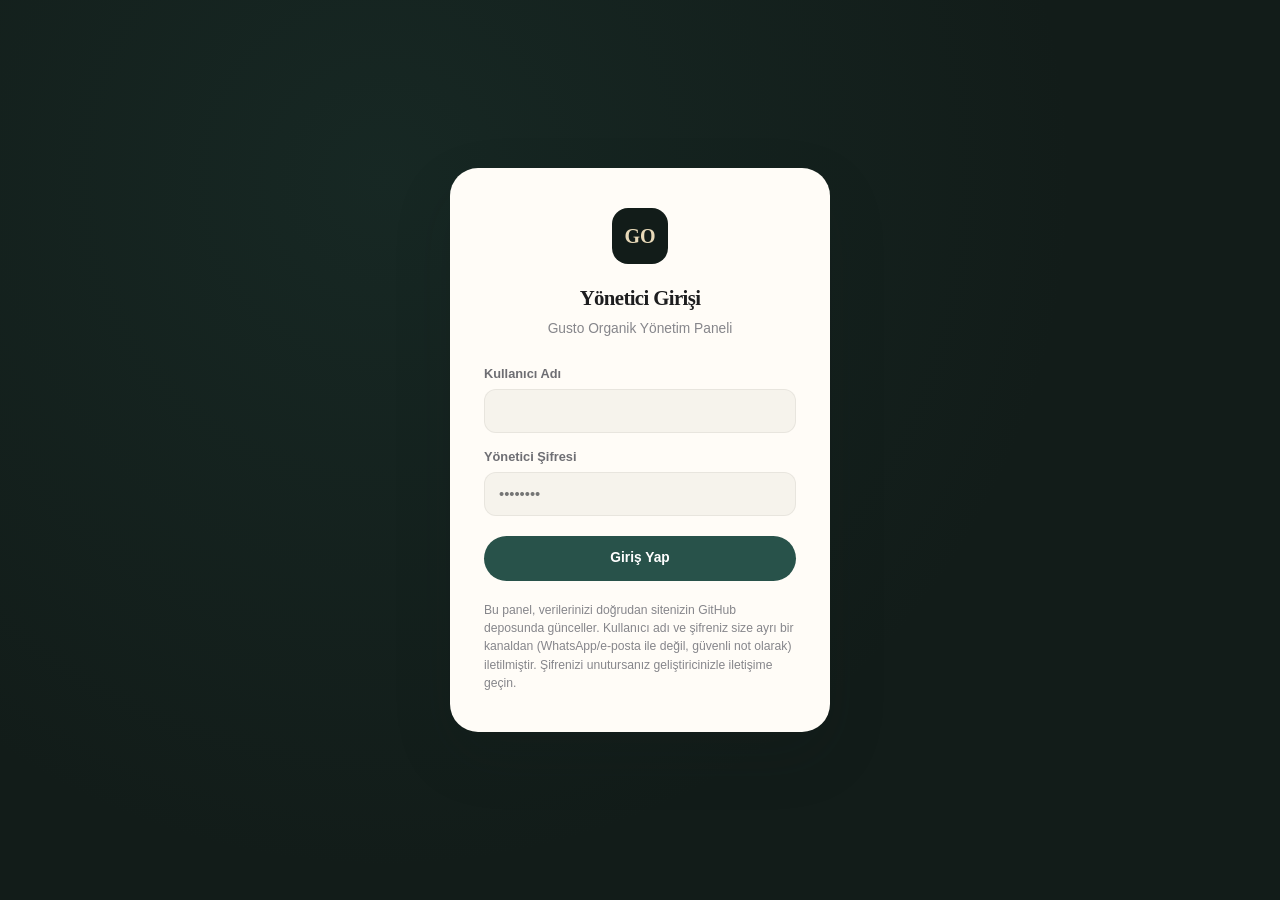
<file: admin.html>
<!DOCTYPE html>
<html lang="tr">
<head>
<meta charset="UTF-8">
<meta name="viewport" content="width=device-width, initial-scale=1.0, viewport-fit=cover">
<script>
(function () {
  if (!/\.github\.io$/i.test(location.hostname)) return;
  var b = document.createElement('base');
  b.href = '/gusto-organik/';
  document.head.appendChild(b);
})();
</script>
<title>Yönetim Paneli | Gusto Organik</title>
<meta name="robots" content="noindex, nofollow, noarchive, nosnippet">
<meta name="theme-color" content="#121C19">
<link rel="icon" type="image/svg+xml" href="images/favicon.svg">
<link rel="stylesheet" href="css/style.css">
<link rel="stylesheet" href="css/admin.css">
</head>
<body class="admin-body">

<!-- ==========================================================================
     1. Giriş ekranı — KURAL 1: tek koşullu kimlik doğrulama + kilitleme
     ========================================================================== -->
<div class="admin-auth-screen" id="adminAuthScreen">
  <div class="auth-card">
    <div class="auth-logo-badge">GO</div>
    <h2 class="auth-title">Yönetici Girişi</h2>
    <p class="auth-subtitle">Gusto Organik Yönetim Paneli</p>

    <div class="auth-lock-banner" id="authLockBanner"></div>

    <form id="adminLoginForm" class="auth-form" autocomplete="on">
      <div id="authErrorMsg" class="auth-error-msg" role="alert">Kullanıcı adı veya şifre hatalı!</div>

      <div class="form-group-admin">
        <label for="adminUsername">Kullanıcı Adı</label>
        <input type="text" id="adminUsername" class="admin-input" required autocomplete="username">
      </div>

      <div class="form-group-admin">
        <label for="adminPassword">Yönetici Şifresi</label>
        <input type="password" id="adminPassword" class="admin-input" placeholder="••••••••" required autocomplete="current-password">
      </div>

      <button type="submit" id="btnAdminLogin" class="btn-admin-primary" style="justify-content: center; width: 100%; margin-top: 6px; padding: 12px;">
        Giriş Yap
      </button>
    </form>

    <p class="auth-note">
      Bu panel, verilerinizi doğrudan sitenizin GitHub deposunda günceller. Kullanıcı adı ve şifreniz
      size ayrı bir kanaldan (WhatsApp/e-posta ile değil, güvenli not olarak) iletilmiştir. Şifrenizi
      unutursanız geliştiricinizle iletişime geçin.
    </p>
  </div>
</div>

<!-- ==========================================================================
     2. Zorunlu ilk giriş şifre değişikliği
     ========================================================================== -->
<div class="first-login-overlay" id="firstLoginOverlay">
  <div class="first-login-card">
    <h3>Hoş geldiniz — Önce Şifrenizi Belirleyin</h3>
    <p>Güvenliğiniz için size verilen geçici şifre ile devam edemezsiniz. Lütfen yalnızca sizin bileceğiniz yeni bir şifre belirleyin (en az 10 karakter, harf ve rakam içermeli).</p>
    <form id="firstLoginForm" class="auth-form">
      <div id="firstLoginError" class="auth-error-msg" role="alert"></div>
      <div class="form-group-admin">
        <label for="newPassword1">Yeni Şifre</label>
        <input type="password" id="newPassword1" class="admin-input" required minlength="10">
      </div>
      <div class="form-group-admin">
        <label for="newPassword2">Yeni Şifre (Tekrar)</label>
        <input type="password" id="newPassword2" class="admin-input" required minlength="10">
      </div>
      <button type="submit" class="btn-admin-primary" style="justify-content: center; width: 100%; padding: 12px;">Şifreyi Kaydet ve Devam Et</button>
    </form>
  </div>
</div>

<!-- ==========================================================================
     3. Mobil üst bar
     ========================================================================== -->
<div class="admin-mobile-header">
  <div style="display: flex; align-items: center; gap: 10px;">
    <button type="button" class="mobile-sidebar-toggle" id="mobileSidebarToggle" aria-label="Menü" aria-expanded="false">
      <svg width="22" height="22" viewBox="0 0 24 24" fill="none" stroke="currentColor" stroke-width="2" aria-hidden="true"><line x1="3" y1="12" x2="21" y2="12"></line><line x1="3" y1="6" x2="21" y2="6"></line><line x1="3" y1="18" x2="21" y2="18"></line></svg>
    </button>
    <span style="font-weight: 800; font-size: 1rem; color: var(--brand-red);">GO Panel</span>
  </div>
  <button type="button" class="btn-admin-primary" id="btnPublishMobile" style="font-size: 0.78rem; padding: 6px 12px;">Yayınla</button>
</div>

<!-- ==========================================================================
     4. Ana yerleşim
     ========================================================================== -->
<div class="admin-layout" id="adminLayout">

  <aside class="admin-sidebar" id="adminSidebar">
    <div>
      <div class="sidebar-header">
        <div class="sidebar-brand">
          <div class="sidebar-logo">GO</div>
          <div class="sidebar-brand-text">
            <span class="sidebar-brand-title">Gusto Organik</span>
            <span class="sidebar-brand-sub">Yönetim Paneli</span>
          </div>
        </div>
      </div>

      <nav class="sidebar-nav" aria-label="Panel bölümleri">
        <button type="button" class="sidebar-link active" data-tab="tab-overview">
          <svg width="18" height="18" viewBox="0 0 24 24" fill="none" stroke="currentColor" stroke-width="2" aria-hidden="true"><rect x="3" y="3" width="7" height="7"></rect><rect x="14" y="3" width="7" height="7"></rect><rect x="14" y="14" width="7" height="7"></rect><rect x="3" y="14" width="7" height="7"></rect></svg>
          <span>Genel Bakış</span>
        </button>
        <button type="button" class="sidebar-link" data-tab="tab-menu">
          <svg width="18" height="18" viewBox="0 0 24 24" fill="none" stroke="currentColor" stroke-width="2" aria-hidden="true"><path d="M14 2H6a2 2 0 0 0-2 2v16a2 2 0 0 0 2 2h12a2 2 0 0 0 2-2V8z"></path><polyline points="14 2 14 8 20 8"></polyline><line x1="16" y1="13" x2="8" y2="13"></line><line x1="16" y1="17" x2="8" y2="17"></line></svg>
          <span>Menü &amp; Fiyatlar</span>
        </button>
        <button type="button" class="sidebar-link" data-tab="tab-home">
          <svg width="18" height="18" viewBox="0 0 24 24" fill="none" stroke="currentColor" stroke-width="2" aria-hidden="true"><path d="M3 9l9-7 9 7v11a2 2 0 0 1-2 2H5a2 2 0 0 1-2-2z"></path><polyline points="9 22 9 12 15 12 15 22"></polyline></svg>
          <span>Ana Sayfa</span>
        </button>
        <button type="button" class="sidebar-link" data-tab="tab-hours">
          <svg width="18" height="18" viewBox="0 0 24 24" fill="none" stroke="currentColor" stroke-width="2" aria-hidden="true"><circle cx="12" cy="12" r="10"></circle><polyline points="12 6 12 12 16 14"></polyline></svg>
          <span>Çalışma Saatleri</span>
        </button>
        <button type="button" class="sidebar-link" data-tab="tab-images">
          <svg width="18" height="18" viewBox="0 0 24 24" fill="none" stroke="currentColor" stroke-width="2" aria-hidden="true"><rect x="3" y="3" width="18" height="18" rx="2" ry="2"></rect><circle cx="8.5" cy="8.5" r="1.5"></circle><polyline points="21 15 16 10 5 21"></polyline></svg>
          <span>Görseller &amp; Kadraj</span>
        </button>
        <button type="button" class="sidebar-link" data-tab="tab-content">
          <svg width="18" height="18" viewBox="0 0 24 24" fill="none" stroke="currentColor" stroke-width="2" aria-hidden="true"><path d="M11 4H4a2 2 0 0 0-2 2v14a2 2 0 0 0 2 2h14a2 2 0 0 0 2-2v-7"></path><path d="M18.5 2.5a2.121 2.121 0 0 1 3 3L12 15l-4 1 1-4 9.5-9.5z"></path></svg>
          <span>Metinler &amp; İletişim</span>
        </button>
        <button type="button" class="sidebar-link" data-tab="tab-reviews">
          <svg width="18" height="18" viewBox="0 0 24 24" fill="none" stroke="currentColor" stroke-width="2" aria-hidden="true"><circle cx="12" cy="12" r="10"></circle><path d="M9.09 9a3 3 0 0 1 5.83 1c0 2-3 3-3 3"></path><line x1="12" y1="17" x2="12.01" y2="17"></line></svg>
          <span>Yorumlar &amp; SSS</span>
        </button>
        <button type="button" class="sidebar-link" data-tab="tab-account">
          <svg width="18" height="18" viewBox="0 0 24 24" fill="none" stroke="currentColor" stroke-width="2" aria-hidden="true"><path d="M12 15a3 3 0 1 0 0-6 3 3 0 0 0 0 6z"></path><path d="M19.4 15a1.65 1.65 0 0 0 .33 1.82l.06.06a2 2 0 1 1-2.83 2.83l-.06-.06a1.65 1.65 0 0 0-1.82-.33 1.65 1.65 0 0 0-1 1.51V21a2 2 0 1 1-4 0v-.09A1.65 1.65 0 0 0 9 19.4a1.65 1.65 0 0 0-1.82.33l-.06.06a2 2 0 1 1-2.83-2.83l.06-.06a1.65 1.65 0 0 0 .33-1.82 1.65 1.65 0 0 0-1.51-1H3a2 2 0 1 1 0-4h.09A1.65 1.65 0 0 0 4.6 9a1.65 1.65 0 0 0-.33-1.82l-.06-.06a2 2 0 1 1 2.83-2.83l.06.06a1.65 1.65 0 0 0 1.82.33H9a1.65 1.65 0 0 0 1-1.51V3a2 2 0 1 1 4 0v.09a1.65 1.65 0 0 0 1 1.51 1.65 1.65 0 0 0 1.82-.33l.06-.06a2 2 0 1 1 2.83 2.83l-.06.06a1.65 1.65 0 0 0-.33 1.82V9a1.65 1.65 0 0 0 1.51 1H21a2 2 0 1 1 0 4h-.09a1.65 1.65 0 0 0-1.51 1z"></path></svg>
          <span>Hesap &amp; Yayınlama</span>
        </button>
      </nav>
    </div>

    <div class="sidebar-footer-actions">
      <button type="button" class="sidebar-logout-btn" id="btnLogout">Çıkış Yap</button>
    </div>
  </aside>

  <main class="admin-main">

    <!-- ---------- Genel Bakış ---------- -->
    <section class="tab-pane active" id="tab-overview">
      <h1 class="admin-page-title">Genel Bakış</h1>
      <p class="admin-page-sub">Sitenizin anlık durumu ve hızlı işlemler.</p>
      <div id="overviewRoot"></div>
    </section>

    <!-- ---------- Menü ---------- -->
    <section class="tab-pane" id="tab-menu">
      <h1 class="admin-page-title">Menü &amp; Fiyatlar</h1>
      <p class="admin-page-sub">Kategori ve ürün ekleyin, düzenleyin veya kaldırın. Değişiklikler anında taslak olarak kaydedilir.</p>
      <div id="menuRoot"></div>
    </section>

    <!-- ---------- Ana Sayfa ---------- -->
    <section class="tab-pane" id="tab-home">
      <h1 class="admin-page-title">Ana Sayfa İçeriği</h1>
      <p class="admin-page-sub">Öne çıkan başlık, öne çıkan istatistikler, özellik kartları ve hakkımızda metni.</p>
      <div id="homeRoot"></div>
    </section>

    <!-- ---------- Saatler ---------- -->
    <section class="tab-pane" id="tab-hours">
      <h1 class="admin-page-title">Çalışma Saatleri</h1>
      <p class="admin-page-sub">Her gün için açılış/kapanış saatini ayarlayın. Geceyarısını aşan kapanışlar otomatik hesaplanır.</p>
      <div id="hoursRoot"></div>
    </section>

    <!-- ---------- Görseller ---------- -->
    <section class="tab-pane" id="tab-images">
      <h1 class="admin-page-title">Görseller &amp; Kadraj</h1>
      <p class="admin-page-sub">Fotoğrafları değiştirin ve odak noktasını (object-position) ayarlayın.</p>
      <div id="imagesRoot"></div>
    </section>

    <!-- ---------- İçerik & İletişim ---------- -->
    <section class="tab-pane" id="tab-content">
      <h1 class="admin-page-title">Metinler &amp; İletişim</h1>
      <p class="admin-page-sub">Telefon, adres, Instagram ve bölüm başlıklarını düzenleyin.</p>
      <div id="contentRoot"></div>
    </section>

    <!-- ---------- Yorumlar & SSS ---------- -->
    <section class="tab-pane" id="tab-reviews">
      <h1 class="admin-page-title">Yorumlar &amp; Sıkça Sorulan Sorular</h1>
      <p class="admin-page-sub">Müşteri yorumlarını ve SSS listesini yönetin.</p>
      <div id="reviewsRoot"></div>
    </section>

    <!-- ---------- Hesap & Yayınlama ---------- -->
    <section class="tab-pane" id="tab-account">
      <h1 class="admin-page-title">Hesap &amp; Yayınlama</h1>
      <p class="admin-page-sub">GitHub bağlantısı, yayınlama ve şifre değişikliği.</p>
      <div id="accountRoot"></div>
    </section>

  </main>
</div>

<!-- ==========================================================================
     Genel modal (kategori/ürün/görsel/GitHub formları admin.js tarafından doldurulur)
     ========================================================================== -->
<div class="admin-modal-backdrop" id="genericModal">
  <div class="admin-modal-dialog">
    <div class="admin-modal-header">
      <h3 id="genericModalTitle">Başlık</h3>
      <button type="button" class="admin-modal-close" id="genericModalClose" aria-label="Kapat">&times;</button>
    </div>
    <div class="admin-modal-body" id="genericModalBody"></div>
    <div class="admin-modal-footer" id="genericModalFooter"></div>
  </div>
</div>

<div class="toast-box" id="toastBox"></div>

<script src="js/shared-templates.js"></script>
<script src="js/site-data.js"></script>
<script src="js/cropper.js"></script>
<script src="js/admin.js"></script>
</body>
</html>
</file>
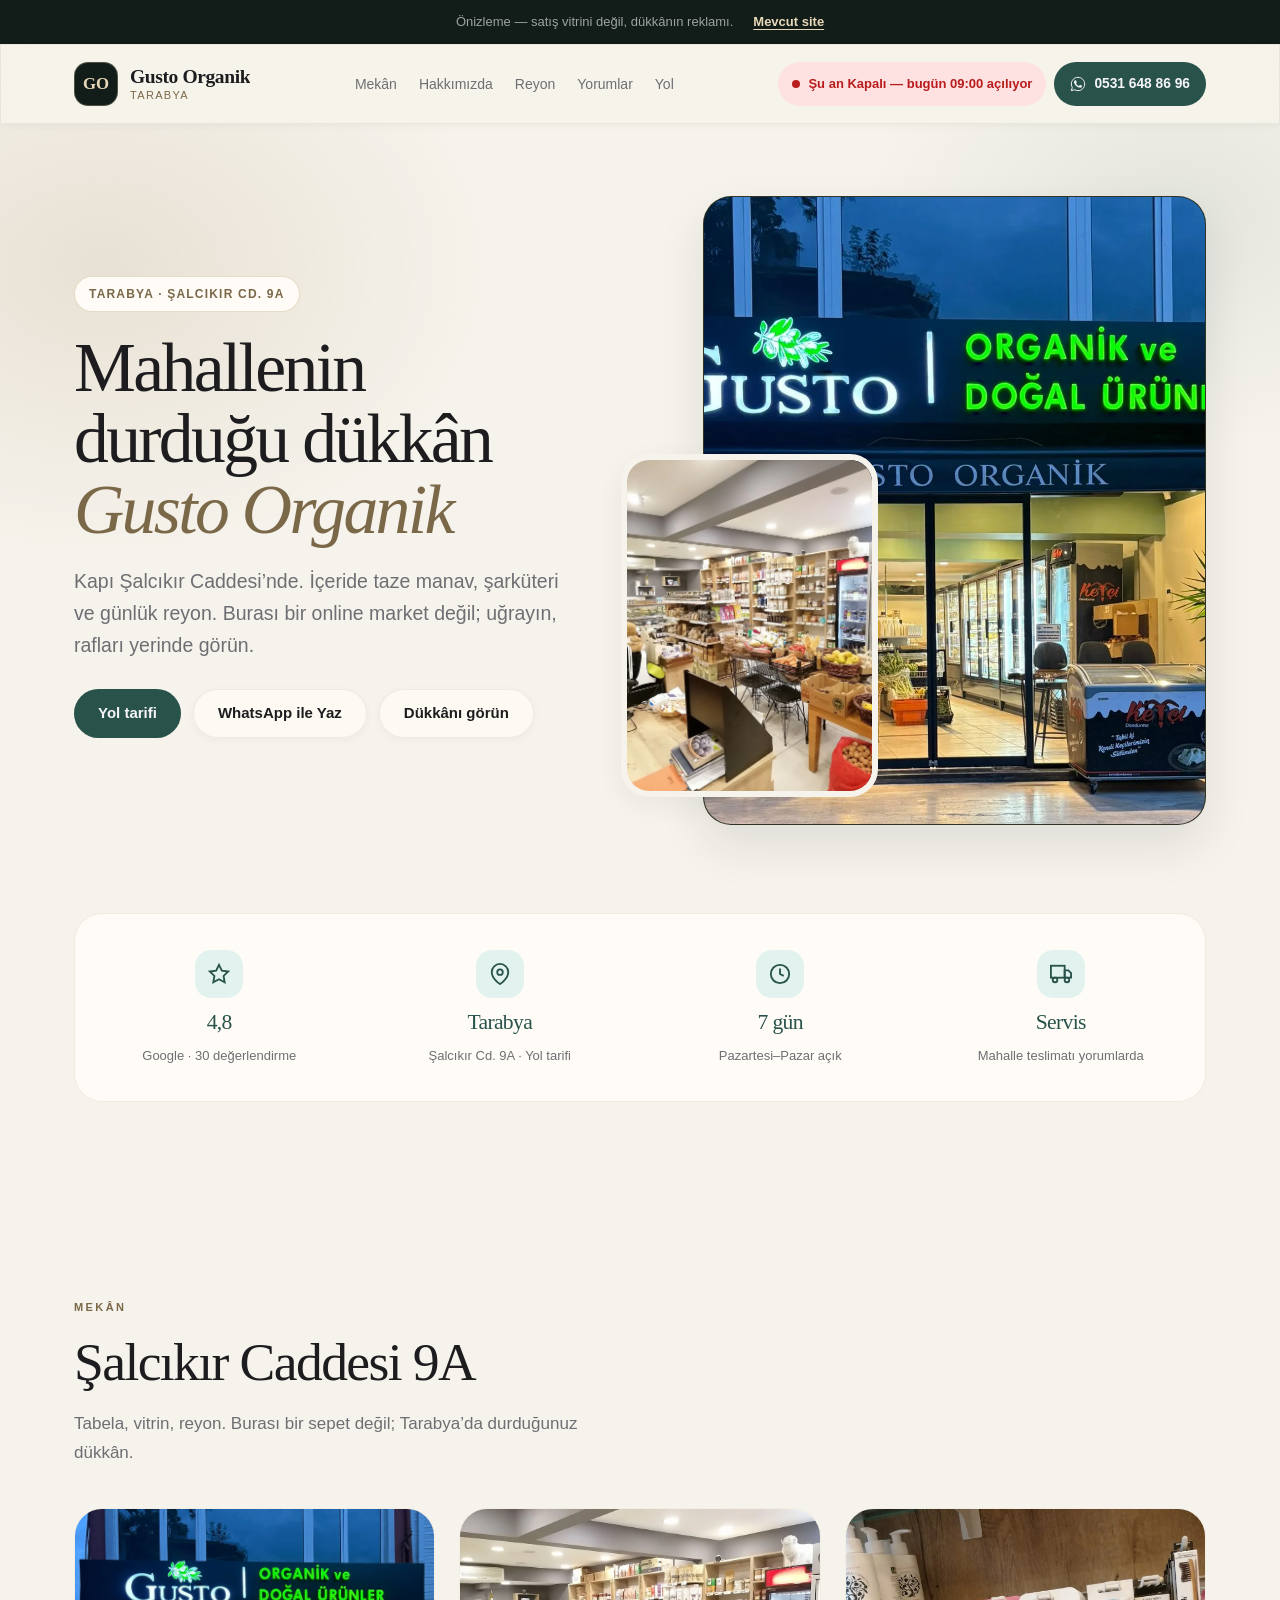
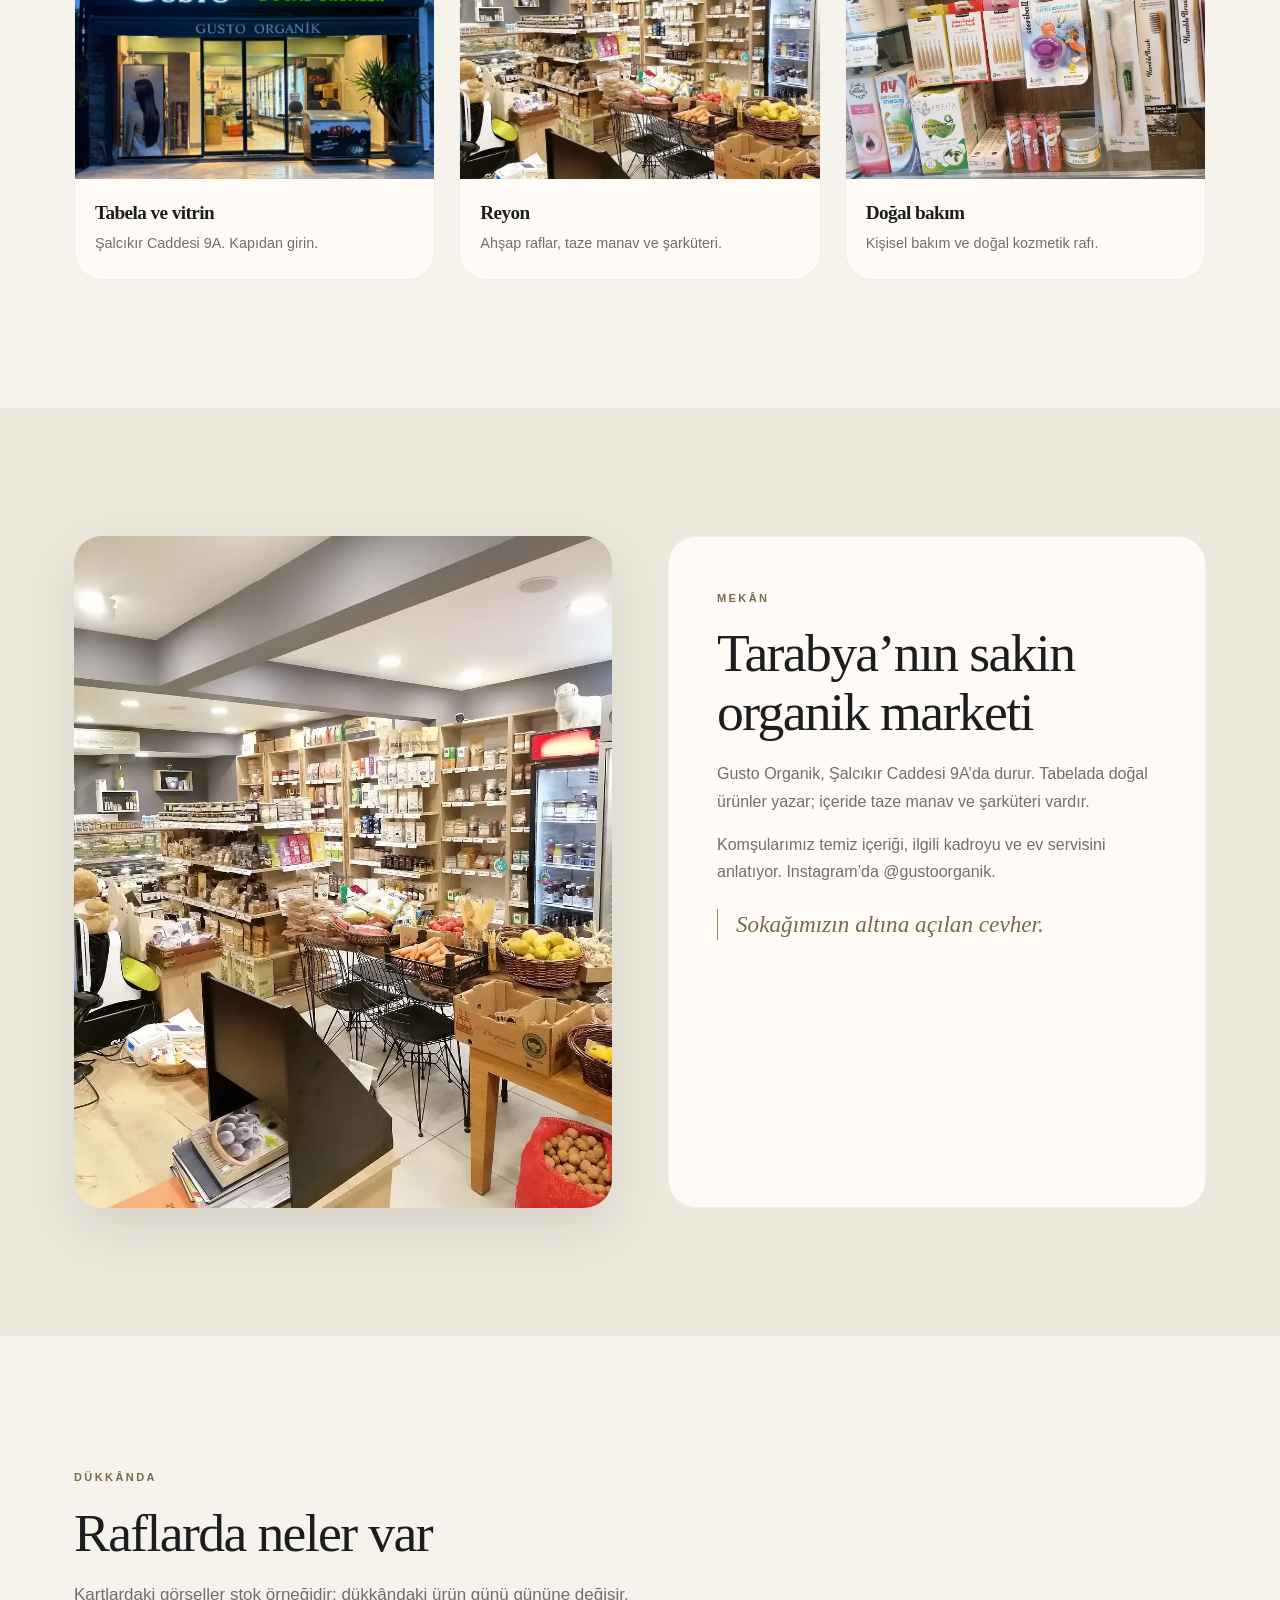
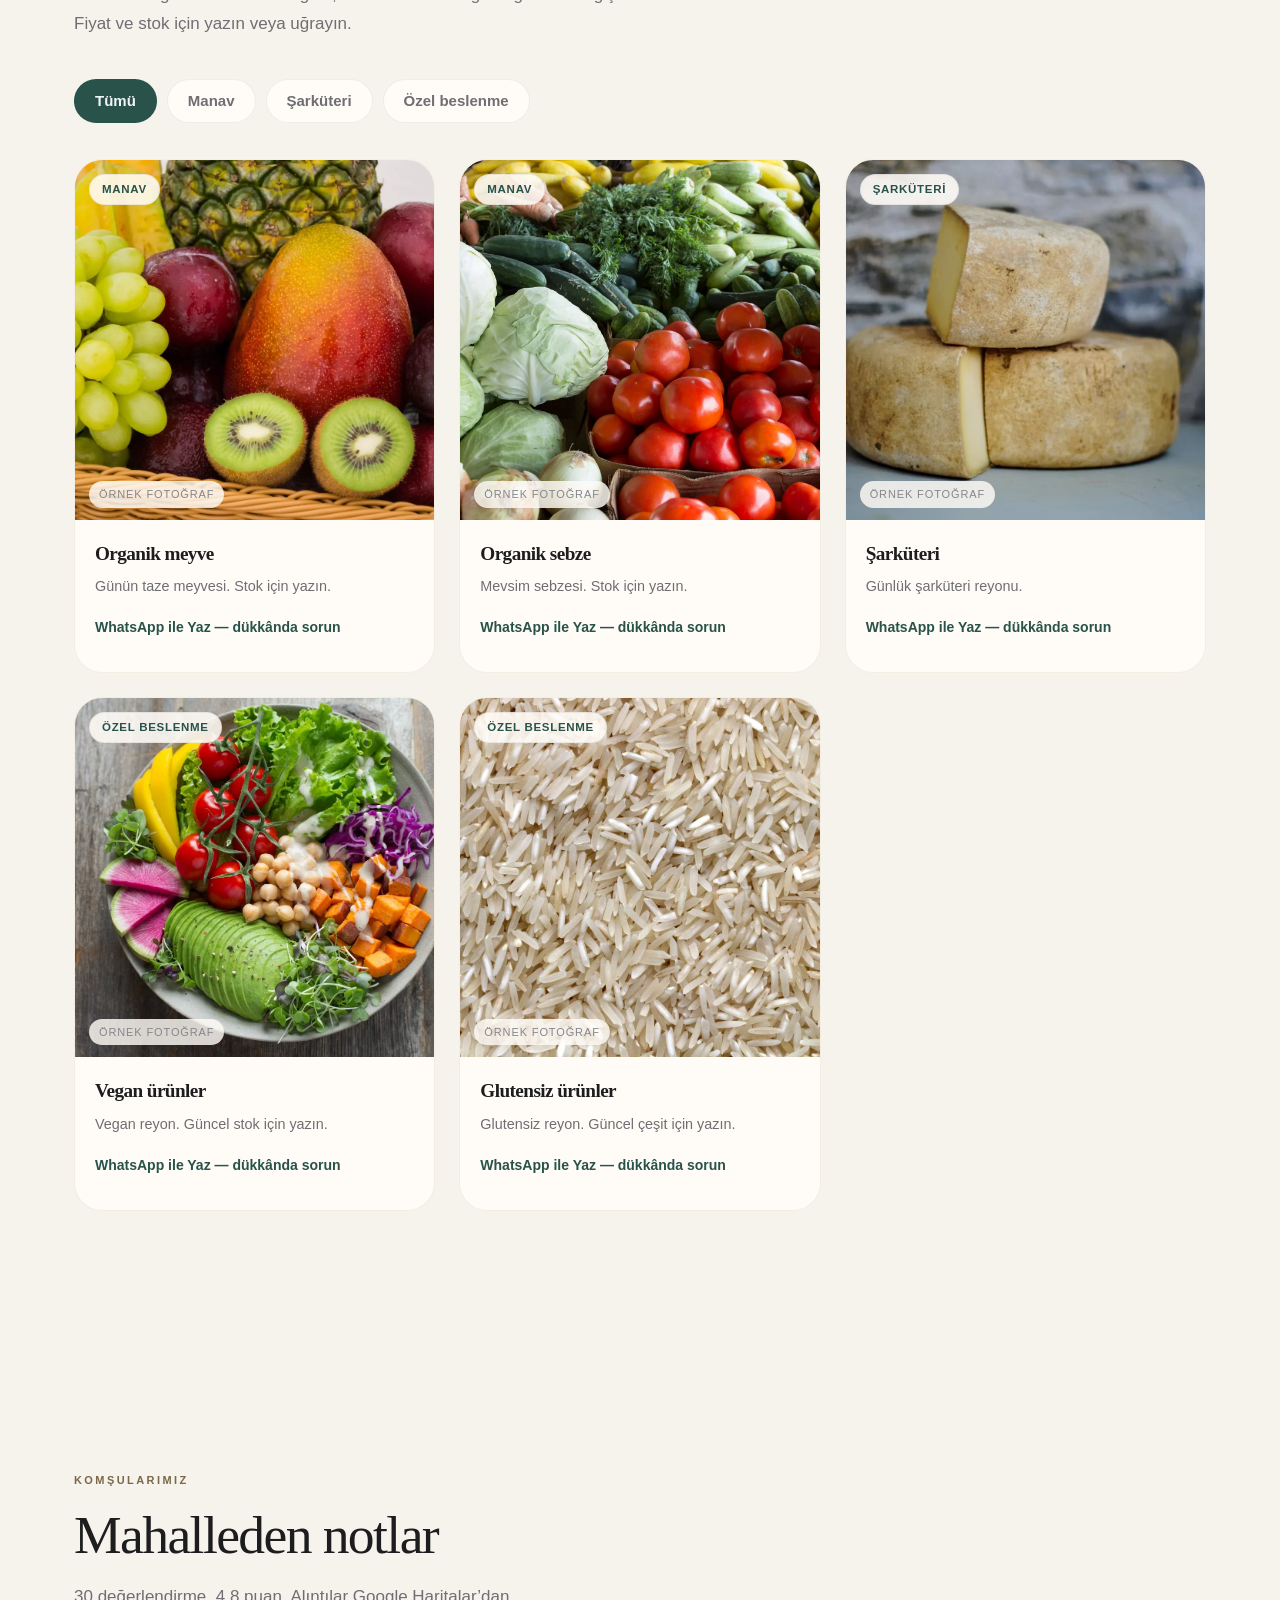
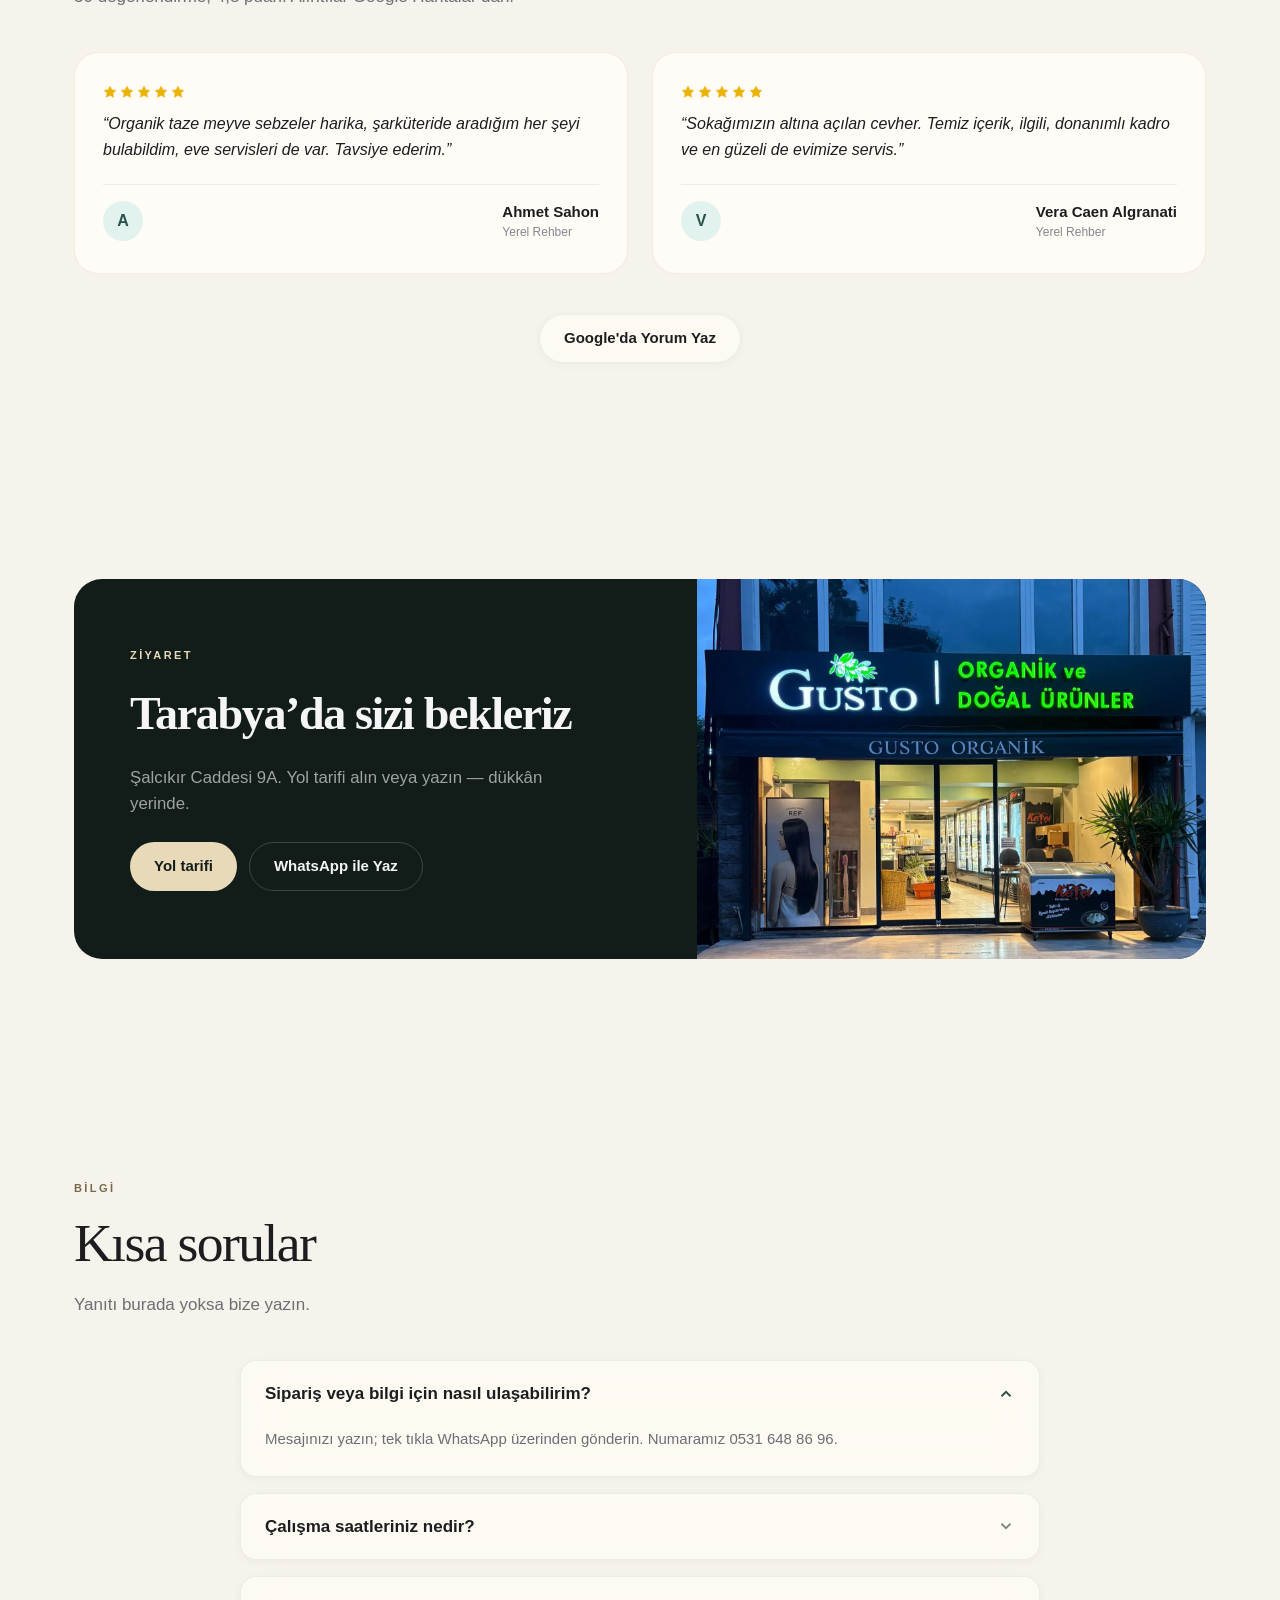
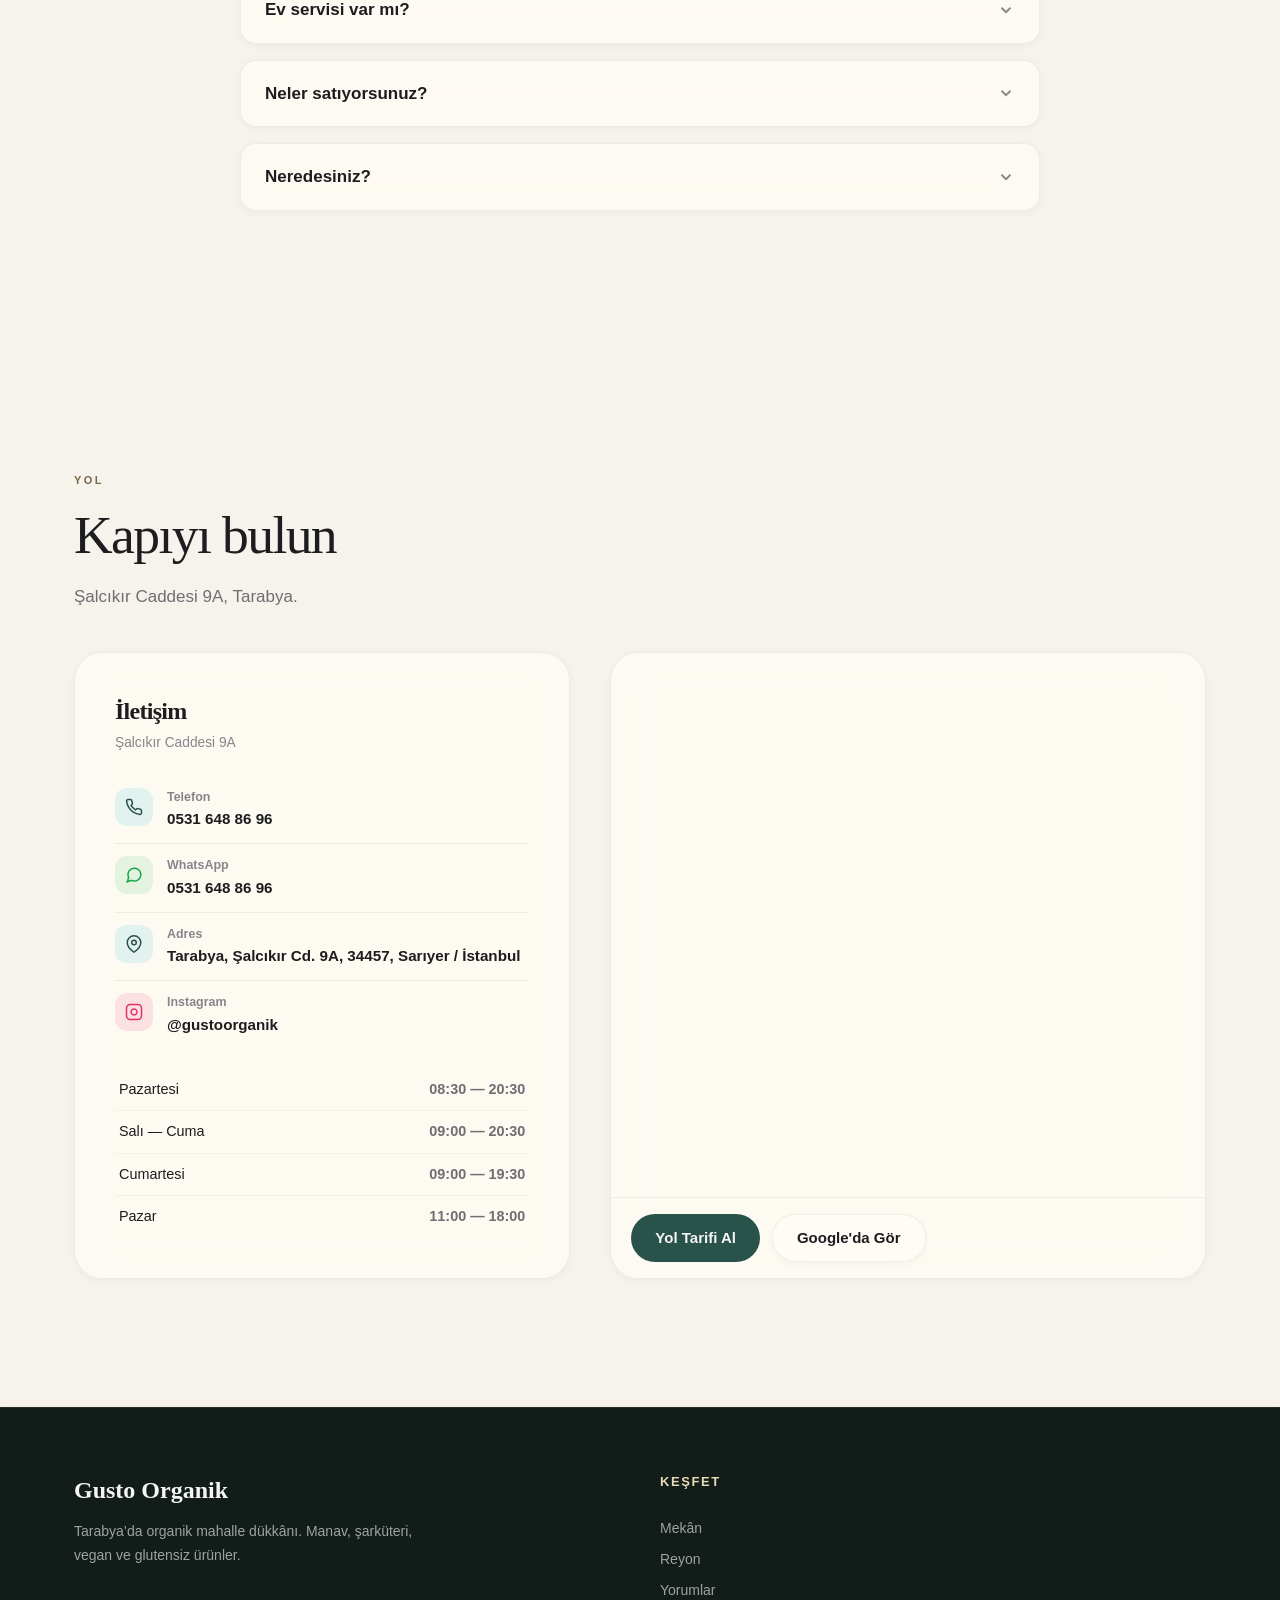
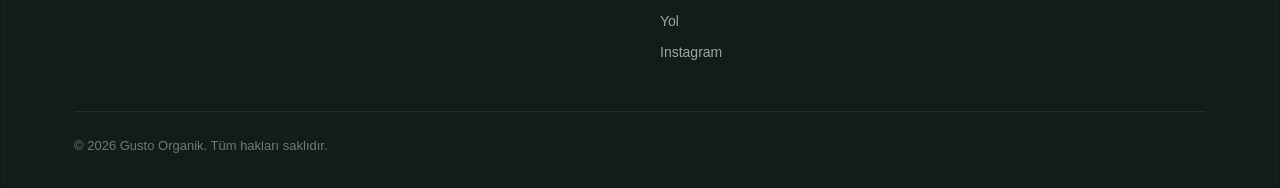
<file: mekan.html>
<!DOCTYPE html>
<html lang="tr">
<head>
<meta charset="UTF-8">
<meta name="viewport" content="width=device-width, initial-scale=1.0, viewport-fit=cover">
<script>
(function () {
  if (!/\.github\.io$/i.test(location.hostname)) return;
  var b = document.createElement('base');
  b.href = '/gusto-organik/';
  document.head.appendChild(b);
})();
</script>
<title>Gusto Organik | Tarabya — Mekân önizlemesi</title>
<meta name="description" content="Tarabya Şalcıkır Cd. 9A. Organik mahalle dükkânı — uğrayın, reyonu yerinde görün.">
<meta name="robots" content="noindex, nofollow">
<meta name="theme-color" content="#121C19">
<link rel="icon" type="image/svg+xml" href="images/favicon.svg">
<style id="themeVars">:root{--accent:hsl(168 34% 24%);--accent-deep:hsl(168 34% 14%);--accent-hover:hsl(168 34% 22%);--accent-soft:hsl(168 40% 92%);--accent-glow:hsla(168,34%,24%,0.22);}</style>
<link rel="stylesheet" href="css/style.css">
<link rel="stylesheet" href="css/mekan.css">
</head>
<body class="page-mekan">

<div class="mk-preview">
  Önizleme — satış vitrini değil, dükkânın reklamı.
  <a href="index.html">Mevcut site</a>
</div>

<header class="site-header surface-glass">
  <div class="container header-inner">
    <a href="#top" class="brand-lockup" aria-label="Gusto Organik anasayfa">
      <span class="brand-logo-badge">GO</span>
      <span class="brand-text">
        <span class="brand-name">Gusto Organik</span>
        <span class="brand-sub">Tarabya</span>
      </span>
    </a>

    <nav class="nav-links-desktop" aria-label="Ana menü">
      <a href="#galeri" class="nav-link">Mekân</a>
      <a href="#hakkimizda" class="nav-link">Hakkımızda</a>
      <a href="#menu" class="nav-link">Reyon</a>
      <a href="#yorumlar" class="nav-link">Yorumlar</a>
      <a href="#iletisim" class="nav-link">Yol</a>
    </nav>

    <div class="header-actions">
      <div class="live-status-pill is-open" id="liveStatusPill">
        <span class="pulse-dot"></span>
        <span class="status-label-full" id="liveStatusLabelFull">Şu an Kapalı — bugün 09:00 açılıyor</span>
        <span class="status-label-short" id="liveStatusLabelShort">Kapalı</span>
      </div>
      <a class="nav-call-btn" href="https://wa.me/905316488696?text=Merhaba%2C%20Gusto%20Organik&#039;ten%20bilgi%20%2F%20sipari%C5%9F%20vermek%20istiyorum." target="_blank" rel="noopener noreferrer">
        <svg width="16" height="16" viewBox="0 0 24 24" fill="currentColor" aria-hidden="true"><path d="M17.472 14.382c-.297-.149-1.758-.867-2.03-.967-.273-.099-.471-.148-.67.15-.197.297-.767.966-.94 1.164-.173.199-.347.223-.644.075-.297-.15-1.255-.463-2.39-1.475-.883-.788-1.48-1.761-1.653-2.059-.173-.297-.018-.458.13-.606.134-.133.298-.347.446-.52.149-.174.198-.298.298-.497.099-.198.05-.371-.025-.52-.075-.149-.669-1.612-.916-2.207-.242-.579-.487-.5-.669-.51-.173-.008-.371-.01-.57-.01-.198 0-.52.074-.792.372-.272.297-1.04 1.016-1.04 2.479 0 1.462 1.065 2.875 1.213 3.074.149.198 2.096 3.2 5.077 4.487.709.306 1.262.489 1.694.625.712.227 1.36.195 1.871.118.571-.085 1.758-.719 2.006-1.413.248-.694.248-1.289.173-1.413-.074-.124-.272-.198-.57-.347z"></path><path d="M12 2C6.477 2 2 6.477 2 12c0 1.89.525 3.66 1.438 5.168L2 22l4.957-1.401A9.955 9.955 0 0 0 12 22c5.523 0 10-4.477 10-10S17.523 2 12 2z" fill="none" stroke="currentColor" stroke-width="1.5"></path></svg>
        <span class="call-text">0531 648 86 96</span>
      </a>
      <button type="button" class="mobile-menu-btn surface-glass" id="mobileMenuToggle" aria-label="Menüyü aç" aria-expanded="false">
        <svg class="icon-menu" width="22" height="22" viewBox="0 0 24 24" fill="none" stroke="currentColor" stroke-width="2" aria-hidden="true"><line x1="3" y1="12" x2="21" y2="12"></line><line x1="3" y1="6" x2="21" y2="6"></line><line x1="3" y1="18" x2="21" y2="18"></line></svg>
        <svg class="icon-close" width="22" height="22" viewBox="0 0 24 24" fill="none" stroke="currentColor" stroke-width="2" aria-hidden="true"><line x1="18" y1="6" x2="6" y2="18"></line><line x1="6" y1="6" x2="18" y2="18"></line></svg>
      </button>
    </div>
  </div>
</header>

<div class="mobile-drawer" id="mobileDrawer" aria-hidden="true">
  <div class="mobile-drawer-content">
    <a href="#galeri" class="nav-link">Mekân</a>
    <a href="#hakkimizda" class="nav-link">Hakkımızda</a>
    <a href="#menu" class="nav-link">Reyon</a>
    <a href="#yorumlar" class="nav-link">Yorumlar</a>
    <a href="#iletisim" class="nav-link">Yol</a>
    <a href="https://wa.me/905316488696?text=Merhaba%2C%20Gusto%20Organik&#039;ten%20bilgi%20%2F%20sipari%C5%9F%20vermek%20istiyorum." class="btn btn-primary drawer-cta" target="_blank" rel="noopener noreferrer">WhatsApp ile Yaz</a>
  </div>
</div>

<main id="top">

<section class="mk-hero">
  <div class="mk-hero-aurora" aria-hidden="true"></div>
  <div class="container mk-hero-grid">
    <div>
      <span class="mk-kicker">Tarabya · Şalcıkır Cd. 9A</span>
      <h1 class="mk-hero-title">Mahallenin durduğu dükkân<em>Gusto Organik</em></h1>
      <p class="mk-hero-lead">Kapı Şalcıkır Caddesi’nde. İçeride taze manav, şarküteri ve günlük reyon. Burası bir online market değil; uğrayın, rafları yerinde görün.</p>
      <div class="mk-hero-actions">
        <a class="btn btn-primary" href="https://www.google.com/maps/dir/?api=1&amp;destination=41.1381258,29.0524474&amp;destination_place_id=0x14cab560139cc873:0x15ccd5902cc23270" target="_blank" rel="noopener noreferrer">Yol tarifi</a>
        <a class="btn btn-secondary surface-glass" href="https://wa.me/905316488696?text=Merhaba%2C%20Gusto%20Organik&#039;ten%20bilgi%20%2F%20sipari%C5%9F%20vermek%20istiyorum." target="_blank" rel="noopener noreferrer">WhatsApp ile Yaz</a>
        <a class="btn btn-secondary surface-glass" href="#galeri">Dükkânı görün</a>
      </div>
    </div>
    <div class="mk-hero-media">
      <div class="mk-photo mk-hero-main">
        <img src="images/hero-kapak.webp" alt="Gusto Organik Tarabya dış cephe tabelası ve vitrin" width="1517" height="1132" style="object-position: 50% 42%;" decoding="async" fetchpriority="high">
      </div>
      <div class="mk-photo mk-hero-inset">
        <img src="images/urun-1.webp" alt="Gusto Organik iç mekân reyonları" width="1024" height="1365" style="object-position: 50% 40%;" decoding="async">
      </div>
    </div>
  </div>
</section>

<div class="mk-strip-wrap">
  <div class="container">
    <div class="mk-strip">
      <div class="mk-strip-item">
        <span class="mk-strip-icon" aria-hidden="true">
          <svg width="22" height="22" viewBox="0 0 24 24" fill="none" stroke="currentColor" stroke-width="2"><path d="M12 2l3.09 6.26L22 9.27l-5 4.87 1.18 6.88L12 17.77l-6.18 3.25L7 14.14 2 9.27l6.91-1.01L12 2z"></path></svg>
        </span>
        <span class="mk-strip-num">4,8</span>
        <span class="mk-strip-label">Google · 30 değerlendirme</span>
      </div>
      <a class="mk-strip-item" href="https://www.google.com/maps/dir/?api=1&amp;destination=41.1381258,29.0524474&amp;destination_place_id=0x14cab560139cc873:0x15ccd5902cc23270" target="_blank" rel="noopener noreferrer">
        <span class="mk-strip-icon" aria-hidden="true">
          <svg width="22" height="22" viewBox="0 0 24 24" fill="none" stroke="currentColor" stroke-width="2"><path d="M21 10c0 7-9 13-9 13s-9-6-9-13a9 9 0 0 1 18 0z"></path><circle cx="12" cy="10" r="3"></circle></svg>
        </span>
        <span class="mk-strip-num">Tarabya</span>
        <span class="mk-strip-label">Şalcıkır Cd. 9A · Yol tarifi</span>
      </a>
      <div class="mk-strip-item">
        <span class="mk-strip-icon" aria-hidden="true">
          <svg width="22" height="22" viewBox="0 0 24 24" fill="none" stroke="currentColor" stroke-width="2"><circle cx="12" cy="12" r="10"></circle><polyline points="12 6 12 12 16 14"></polyline></svg>
        </span>
        <span class="mk-strip-num">7 gün</span>
        <span class="mk-strip-label">Pazartesi–Pazar açık</span>
      </div>
      <div class="mk-strip-item">
        <span class="mk-strip-icon" aria-hidden="true">
          <svg width="22" height="22" viewBox="0 0 24 24" fill="none" stroke="currentColor" stroke-width="2"><rect x="1" y="3" width="15" height="13"></rect><polygon points="16 8 20 8 23 11 23 16 16 16 16 8"></polygon><circle cx="5.5" cy="18.5" r="2.5"></circle><circle cx="18.5" cy="18.5" r="2.5"></circle></svg>
        </span>
        <span class="mk-strip-num">Servis</span>
        <span class="mk-strip-label">Mahalle teslimatı yorumlarda</span>
      </div>
    </div>
  </div>
</div>

<section class="section" id="galeri">
  <div class="container">
    <div class="section-header left">
      <span class="section-eyebrow">Mekân</span>
      <h2 class="section-title">Şalcıkır Caddesi 9A</h2>
      <p class="section-lead">Tabela, vitrin, reyon. Burası bir sepet değil; Tarabya’da durduğunuz dükkân.</p>
    </div>
    <div class="mk-place-grid">
      <a class="mk-place-card" href="#iletisim">
        <figure>
          <img src="images/hero-kapak.webp" alt="Gusto Organik dış cephe" width="1517" height="1132" style="object-position: 50% 46%;" loading="lazy" decoding="async">
          <figcaption>
            <h3>Tabela ve vitrin</h3>
            <p>Şalcıkır Caddesi 9A. Kapıdan girin.</p>
          </figcaption>
        </figure>
      </a>
      <a class="mk-place-card" href="#menu">
        <figure>
          <img src="images/urun-1.webp" alt="Gusto Organik iç mekân reyonları" width="1024" height="1365" style="object-position: 50% 40%;" loading="lazy" decoding="async">
          <figcaption>
            <h3>Reyon</h3>
            <p>Ahşap raflar, taze manav ve şarküteri.</p>
          </figcaption>
        </figure>
      </a>
      <a class="mk-place-card" href="#menu">
        <figure>
          <img src="images/mekan-1.webp" alt="Gusto Organik doğal bakım reyonu" width="1600" height="972" style="object-position: 48% 42%;" loading="lazy" decoding="async">
          <figcaption>
            <h3>Doğal bakım</h3>
            <p>Kişisel bakım ve doğal kozmetik rafı.</p>
          </figcaption>
        </figure>
      </a>
    </div>
  </div>
</section>

<section class="section mk-about" id="hakkimizda">
  <div class="container about-grid">
    <div class="about-image-frame">
      <img src="images/urun-1.webp" alt="Gusto Organik iç mekân reyonları" width="1024" height="1365" style="object-position: 50% 40%;" loading="lazy" decoding="async">
    </div>
    <div class="about-content">
      <span class="section-eyebrow">Mekân</span>
      <h2 class="section-title">Tarabya’nın sakin organik marketi</h2>
      <div class="about-paragraphs">
        <p class="about-paragraph">Gusto Organik, Şalcıkır Caddesi 9A’da durur. Tabelada doğal ürünler yazar; içeride taze manav ve şarküteri vardır.</p>
        <p class="about-paragraph">Komşularımız temiz içeriği, ilgili kadroyu ve ev servisini anlatıyor. Instagram’da @gustoorganik.</p>
      </div>
      <blockquote class="about-quote">Sokağımızın altına açılan cevher.</blockquote>
    </div>
  </div>
</section>

<section class="section" id="menu">
  <div class="container">
    <div class="section-header left">
      <span class="section-eyebrow">Dükkânda</span>
      <h2 class="section-title">Raflarda neler var</h2>
      <p class="section-lead">Kartlardaki görseller stok örneğidir; dükkândaki ürün günü gününe değişir. Fiyat ve stok için yazın veya uğrayın.</p>
    </div>
    <div class="mk-chips" id="menuFilterTabs" role="tablist" aria-label="Reyonlar">
      <button type="button" class="mk-chip is-active" data-category="all" aria-pressed="true">Tümü</button>
      <button type="button" class="mk-chip" data-category="manav" aria-pressed="false">Manav</button>
      <button type="button" class="mk-chip" data-category="sarkuteri" aria-pressed="false">Şarküteri</button>
      <button type="button" class="mk-chip" data-category="ozel" aria-pressed="false">Özel beslenme</button>
    </div>
    <div class="mk-reyon-grid" id="menuCategoriesWrap">
      <article class="mk-reyon-card" data-category="manav" data-keywords="organik meyve gunun taze meyvesi manav">
        <div class="mk-reyon-photo">
          <img src="images/ornek/meyve.webp" alt="Örnek fotoğraf: organik meyve" loading="lazy" decoding="async" style="object-position: 50% 50%;">
          <span class="mk-reyon-tag">Manav</span>
          <span class="mk-reyon-sample">Örnek fotoğraf</span>
        </div>
        <div class="mk-reyon-body">
          <h3>Organik meyve</h3>
          <p>Günün taze meyvesi. Stok için yazın.</p>
          <a href="https://wa.me/905316488696?text=Merhaba%2C%20Gusto%20Organik&#039;ten%20bilgi%20%2F%20sipari%C5%9F%20vermek%20istiyorum." target="_blank" rel="noopener noreferrer">WhatsApp ile Yaz — dükkânda sorun</a>
        </div>
      </article>
      <article class="mk-reyon-card" data-category="manav" data-keywords="organik sebze mevsim sebzesi manav">
        <div class="mk-reyon-photo">
          <img src="images/ornek/sebze.webp" alt="Örnek fotoğraf: organik sebze" loading="lazy" decoding="async" style="object-position: 50% 48%;">
          <span class="mk-reyon-tag">Manav</span>
          <span class="mk-reyon-sample">Örnek fotoğraf</span>
        </div>
        <div class="mk-reyon-body">
          <h3>Organik sebze</h3>
          <p>Mevsim sebzesi. Stok için yazın.</p>
          <a href="https://wa.me/905316488696?text=Merhaba%2C%20Gusto%20Organik&#039;ten%20bilgi%20%2F%20sipari%C5%9F%20vermek%20istiyorum." target="_blank" rel="noopener noreferrer">WhatsApp ile Yaz — dükkânda sorun</a>
        </div>
      </article>
      <article class="mk-reyon-card" data-category="sarkuteri" data-keywords="sarkuteri gunluk reyon">
        <div class="mk-reyon-photo">
          <img src="images/ornek/sarkuteri.webp" alt="Örnek fotoğraf: şarküteri" loading="lazy" decoding="async" style="object-position: 50% 52%;">
          <span class="mk-reyon-tag">Şarküteri</span>
          <span class="mk-reyon-sample">Örnek fotoğraf</span>
        </div>
        <div class="mk-reyon-body">
          <h3>Şarküteri</h3>
          <p>Günlük şarküteri reyonu.</p>
          <a href="https://wa.me/905316488696?text=Merhaba%2C%20Gusto%20Organik&#039;ten%20bilgi%20%2F%20sipari%C5%9F%20vermek%20istiyorum." target="_blank" rel="noopener noreferrer">WhatsApp ile Yaz — dükkânda sorun</a>
        </div>
      </article>
      <article class="mk-reyon-card" data-category="ozel" data-keywords="vegan urunler ozel beslenme">
        <div class="mk-reyon-photo">
          <img src="images/ornek/vegan.webp" alt="Örnek fotoğraf: vegan ürünler" loading="lazy" decoding="async" style="object-position: 50% 50%;">
          <span class="mk-reyon-tag">Özel beslenme</span>
          <span class="mk-reyon-sample">Örnek fotoğraf</span>
        </div>
        <div class="mk-reyon-body">
          <h3>Vegan ürünler</h3>
          <p>Vegan reyon. Güncel stok için yazın.</p>
          <a href="https://wa.me/905316488696?text=Merhaba%2C%20Gusto%20Organik&#039;ten%20bilgi%20%2F%20sipari%C5%9F%20vermek%20istiyorum." target="_blank" rel="noopener noreferrer">WhatsApp ile Yaz — dükkânda sorun</a>
        </div>
      </article>
      <article class="mk-reyon-card" data-category="ozel" data-keywords="glutensiz urunler ozel beslenme">
        <div class="mk-reyon-photo">
          <img src="images/ornek/glutensiz.webp" alt="Örnek fotoğraf: glutensiz ürünler" loading="lazy" decoding="async" style="object-position: 50% 50%;">
          <span class="mk-reyon-tag">Özel beslenme</span>
          <span class="mk-reyon-sample">Örnek fotoğraf</span>
        </div>
        <div class="mk-reyon-body">
          <h3>Glutensiz ürünler</h3>
          <p>Glutensiz reyon. Güncel çeşit için yazın.</p>
          <a href="https://wa.me/905316488696?text=Merhaba%2C%20Gusto%20Organik&#039;ten%20bilgi%20%2F%20sipari%C5%9F%20vermek%20istiyorum." target="_blank" rel="noopener noreferrer">WhatsApp ile Yaz — dükkânda sorun</a>
        </div>
      </article>
    </div>
    <p class="empty-state" id="menuNoResults" style="display: none;">Bu reyon için kayıt yok.</p>
  </div>
</section>

<section class="section" id="yorumlar">
  <div class="container">
    <div class="section-header left">
      <span class="section-eyebrow">Komşularımız</span>
      <h2 class="section-title">Mahalleden notlar</h2>
      <p class="section-lead">30 değerlendirme, 4,8 puan. Alıntılar Google Haritalar’dan.</p>
    </div>
    <div class="testimonials-grid">
      <div class="testimonial-card surface-glass">
        <div>
          <div class="rating-stars" aria-label="5 yıldız"><svg width="14" height="14" viewBox="0 0 24 24" fill="#EAB308" stroke="#EAB308" stroke-width="1" aria-hidden="true"><path d="M12 2l3.09 6.26L22 9.27l-5 4.87 1.18 6.88L12 17.77l-6.18 3.25L7 14.14 2 9.27l6.91-1.01L12 2z"></path></svg><svg width="14" height="14" viewBox="0 0 24 24" fill="#EAB308" stroke="#EAB308" stroke-width="1" aria-hidden="true"><path d="M12 2l3.09 6.26L22 9.27l-5 4.87 1.18 6.88L12 17.77l-6.18 3.25L7 14.14 2 9.27l6.91-1.01L12 2z"></path></svg><svg width="14" height="14" viewBox="0 0 24 24" fill="#EAB308" stroke="#EAB308" stroke-width="1" aria-hidden="true"><path d="M12 2l3.09 6.26L22 9.27l-5 4.87 1.18 6.88L12 17.77l-6.18 3.25L7 14.14 2 9.27l6.91-1.01L12 2z"></path></svg><svg width="14" height="14" viewBox="0 0 24 24" fill="#EAB308" stroke="#EAB308" stroke-width="1" aria-hidden="true"><path d="M12 2l3.09 6.26L22 9.27l-5 4.87 1.18 6.88L12 17.77l-6.18 3.25L7 14.14 2 9.27l6.91-1.01L12 2z"></path></svg><svg width="14" height="14" viewBox="0 0 24 24" fill="#EAB308" stroke="#EAB308" stroke-width="1" aria-hidden="true"><path d="M12 2l3.09 6.26L22 9.27l-5 4.87 1.18 6.88L12 17.77l-6.18 3.25L7 14.14 2 9.27l6.91-1.01L12 2z"></path></svg></div>
          <p class="testimonial-quote">“Organik taze meyve sebzeler harika, şarküteride aradığım her şeyi bulabildim, eve servisleri de var. Tavsiye ederim.”</p>
        </div>
        <div class="testimonial-author">
          <div class="author-avatar">A</div>
          <div class="author-meta">
            <span class="author-name">Ahmet Sahon</span>
            <span class="author-service">Yerel Rehber</span>
          </div>
        </div>
      </div>
      <div class="testimonial-card surface-glass">
        <div>
          <div class="rating-stars" aria-label="5 yıldız"><svg width="14" height="14" viewBox="0 0 24 24" fill="#EAB308" stroke="#EAB308" stroke-width="1" aria-hidden="true"><path d="M12 2l3.09 6.26L22 9.27l-5 4.87 1.18 6.88L12 17.77l-6.18 3.25L7 14.14 2 9.27l6.91-1.01L12 2z"></path></svg><svg width="14" height="14" viewBox="0 0 24 24" fill="#EAB308" stroke="#EAB308" stroke-width="1" aria-hidden="true"><path d="M12 2l3.09 6.26L22 9.27l-5 4.87 1.18 6.88L12 17.77l-6.18 3.25L7 14.14 2 9.27l6.91-1.01L12 2z"></path></svg><svg width="14" height="14" viewBox="0 0 24 24" fill="#EAB308" stroke="#EAB308" stroke-width="1" aria-hidden="true"><path d="M12 2l3.09 6.26L22 9.27l-5 4.87 1.18 6.88L12 17.77l-6.18 3.25L7 14.14 2 9.27l6.91-1.01L12 2z"></path></svg><svg width="14" height="14" viewBox="0 0 24 24" fill="#EAB308" stroke="#EAB308" stroke-width="1" aria-hidden="true"><path d="M12 2l3.09 6.26L22 9.27l-5 4.87 1.18 6.88L12 17.77l-6.18 3.25L7 14.14 2 9.27l6.91-1.01L12 2z"></path></svg><svg width="14" height="14" viewBox="0 0 24 24" fill="#EAB308" stroke="#EAB308" stroke-width="1" aria-hidden="true"><path d="M12 2l3.09 6.26L22 9.27l-5 4.87 1.18 6.88L12 17.77l-6.18 3.25L7 14.14 2 9.27l6.91-1.01L12 2z"></path></svg></div>
          <p class="testimonial-quote">“Sokağımızın altına açılan cevher. Temiz içerik, ilgili, donanımlı kadro ve en güzeli de evimize servis.”</p>
        </div>
        <div class="testimonial-author">
          <div class="author-avatar">V</div>
          <div class="author-meta">
            <span class="author-name">Vera Caen Algranati</span>
            <span class="author-service">Yerel Rehber</span>
          </div>
        </div>
      </div>
    </div>
    <div class="review-cta-wrap" id="reviewCtaSlot">
      <a class="btn btn-secondary surface-glass review-cta" href="https://search.google.com/local/writereview?placeid=0x14cab560139cc873:0x15ccd5902cc23270" target="_blank" rel="noopener noreferrer">Google'da Yorum Yaz</a>
    </div>
  </div>
</section>

<section class="mk-visit" id="ziyaret">
  <div class="container">
    <div class="mk-visit-card">
      <div class="mk-visit-copy">
        <span class="section-eyebrow">Ziyaret</span>
        <h2>Tarabya’da sizi bekleriz</h2>
        <p>Şalcıkır Caddesi 9A. Yol tarifi alın veya yazın — dükkân yerinde.</p>
        <div class="mk-visit-actions">
          <a class="btn btn-primary" href="https://www.google.com/maps/dir/?api=1&amp;destination=41.1381258,29.0524474&amp;destination_place_id=0x14cab560139cc873:0x15ccd5902cc23270" target="_blank" rel="noopener noreferrer">Yol tarifi</a>
          <a class="btn btn-secondary" href="https://wa.me/905316488696?text=Merhaba%2C%20Gusto%20Organik&#039;ten%20bilgi%20%2F%20sipari%C5%9F%20vermek%20istiyorum." target="_blank" rel="noopener noreferrer">WhatsApp ile Yaz</a>
        </div>
      </div>
      <div class="mk-visit-photo">
        <img src="images/hero-kapak.webp" alt="Gusto Organik cephesi" width="1517" height="1132" style="object-position: 50% 42%;" loading="lazy" decoding="async">
      </div>
    </div>
  </div>
</section>

<section class="section" id="sss">
  <div class="container">
    <div class="section-header left">
      <span class="section-eyebrow">Bilgi</span>
      <h2 class="section-title">Kısa sorular</h2>
      <p class="section-lead">Yanıtı burada yoksa bize yazın.</p>
    </div>
    <div class="faq-list">
      <details class="faq-item surface-glass" open>
        <summary class="faq-question">
          <span>Sipariş veya bilgi için nasıl ulaşabilirim?</span>
          <svg class="faq-icon" viewBox="0 0 24 24" fill="none" stroke="currentColor" stroke-width="2.5" aria-hidden="true"><polyline points="6 9 12 15 18 9"></polyline></svg>
        </summary>
        <div class="faq-answer"><p>Mesajınızı yazın; tek tıkla WhatsApp üzerinden gönderin. Numaramız 0531 648 86 96.</p></div>
      </details>
      <details class="faq-item surface-glass">
        <summary class="faq-question">
          <span>Çalışma saatleriniz nedir?</span>
          <svg class="faq-icon" viewBox="0 0 24 24" fill="none" stroke="currentColor" stroke-width="2.5" aria-hidden="true"><polyline points="6 9 12 15 18 9"></polyline></svg>
        </summary>
        <div class="faq-answer"><p>Pazartesi 08:30–20:30, salı–cuma 09:00–20:30, cumartesi 09:00–19:30, pazar 11:00–18:00.</p></div>
      </details>
      <details class="faq-item surface-glass">
        <summary class="faq-question">
          <span>Ev servisi var mı?</span>
          <svg class="faq-icon" viewBox="0 0 24 24" fill="none" stroke="currentColor" stroke-width="2.5" aria-hidden="true"><polyline points="6 9 12 15 18 9"></polyline></svg>
        </summary>
        <div class="faq-answer"><p>Mahalle teslimatı yorumlarda geçiyor. Güncel kapsam için yazın.</p></div>
      </details>
      <details class="faq-item surface-glass">
        <summary class="faq-question">
          <span>Neler satıyorsunuz?</span>
          <svg class="faq-icon" viewBox="0 0 24 24" fill="none" stroke="currentColor" stroke-width="2.5" aria-hidden="true"><polyline points="6 9 12 15 18 9"></polyline></svg>
        </summary>
        <div class="faq-answer"><p>Organik meyve-sebze, şarküteri, vegan ve glutensiz ürünler. Güncel reyon için yazın.</p></div>
      </details>
      <details class="faq-item surface-glass">
        <summary class="faq-question">
          <span>Neredesiniz?</span>
          <svg class="faq-icon" viewBox="0 0 24 24" fill="none" stroke="currentColor" stroke-width="2.5" aria-hidden="true"><polyline points="6 9 12 15 18 9"></polyline></svg>
        </summary>
        <div class="faq-answer"><p>Tarabya, Şalcıkır Cd. 9A, 34457 Sarıyer / İstanbul.</p></div>
      </details>
    </div>
  </div>
</section>

<section class="section contact-section" id="iletisim">
  <div class="container">
    <div class="section-header left">
      <span class="section-eyebrow">Yol</span>
      <h2 class="section-title">Kapıyı bulun</h2>
      <p class="section-lead">Şalcıkır Caddesi 9A, Tarabya.</p>
    </div>
    <div class="contact-grid">
      <div class="contact-card surface-glass">
        <h3 class="contact-card-title">İletişim</h3>
        <p class="contact-card-sub">Şalcıkır Caddesi 9A</p>
        <div id="contactItems">
          <div class="contact-item-row">
            <div class="contact-icon-box">
              <svg width="18" height="18" viewBox="0 0 24 24" fill="none" stroke="currentColor" stroke-width="2" aria-hidden="true"><path d="M22 16.92v3a2 2 0 0 1-2.18 2 19.79 19.79 0 0 1-8.63-3.07 19.5 19.5 0 0 1-6-6 19.79 19.79 0 0 1-3.07-8.67A2 2 0 0 1 4.11 2h3a2 2 0 0 1 2 1.72 12.84 12.84 0 0 0 .7 2.81 2 2 0 0 1-.45 2.11L8.09 9.91a16 16 0 0 0 6 6l1.27-1.27a2 2 0 0 1 2.11-.45 12.84 12.84 0 0 0 2.81.7A2 2 0 0 1 22 16.92z"></path></svg>
            </div>
            <div class="contact-item-details">
              <span class="contact-item-title">Telefon</span>
              <span class="contact-item-value"><a href="tel:+905316488696">0531 648 86 96</a></span>
            </div>
          </div>
          <div class="contact-item-row">
            <div class="contact-icon-box" style="background: rgba(34, 197, 94, 0.12); color: #16a34a;">
              <svg width="18" height="18" viewBox="0 0 24 24" fill="none" stroke="currentColor" stroke-width="2" aria-hidden="true"><path d="M21 11.5a8.38 8.38 0 0 1-.9 3.8 8.5 8.5 0 0 1-7.6 4.7 8.38 8.38 0 0 1-3.8-.9L3 21l1.9-5.7a8.38 8.38 0 0 1-.9-3.8 8.5 8.5 0 0 1 4.7-7.6 8.38 8.38 0 0 1 3.8-.9h.5a8.48 8.48 0 0 1 8 8v.5z"></path></svg>
            </div>
            <div class="contact-item-details">
              <span class="contact-item-title">WhatsApp</span>
              <span class="contact-item-value"><a href="https://wa.me/905316488696?text=Merhaba%2C%20Gusto%20Organik&#039;ten%20bilgi%20%2F%20sipari%C5%9F%20vermek%20istiyorum." target="_blank" rel="noopener noreferrer">0531 648 86 96</a></span>
            </div>
          </div>
          <div class="contact-item-row">
            <div class="contact-icon-box">
              <svg width="18" height="18" viewBox="0 0 24 24" fill="none" stroke="currentColor" stroke-width="2" aria-hidden="true"><path d="M21 10c0 7-9 13-9 13s-9-6-9-13a9 9 0 0 1 18 0z"></path><circle cx="12" cy="10" r="3"></circle></svg>
            </div>
            <div class="contact-item-details">
              <span class="contact-item-title">Adres</span>
              <span class="contact-item-value">Tarabya, Şalcıkır Cd. 9A, 34457, Sarıyer / İstanbul</span>
            </div>
          </div>
        </div>
        <table class="hours-table" aria-label="Çalışma saatleri">
          <tbody>
            <tr><td class="day">Pazartesi</td><td class="time">08:30 — 20:30</td></tr>
            <tr><td class="day">Salı — Cuma</td><td class="time">09:00 — 20:30</td></tr>
            <tr><td class="day">Cumartesi</td><td class="time">09:00 — 19:30</td></tr>
            <tr><td class="day">Pazar</td><td class="time">11:00 — 18:00</td></tr>
          </tbody>
        </table>
      </div>
      <div class="map-frame surface-glass" id="harita">
        <iframe src="https://maps.google.com/maps?q=41.1381258,29.0524474(Gusto%20Organik)&amp;z=17&amp;hl=tr&amp;output=embed" title="Gusto Organik konumu" loading="lazy" referrerpolicy="no-referrer-when-downgrade" allowfullscreen></iframe>
        <div class="map-actions">
          <a class="btn btn-primary" href="https://www.google.com/maps/dir/?api=1&amp;destination=41.1381258,29.0524474&amp;destination_place_id=0x14cab560139cc873%3A0x15ccd5902cc23270" target="_blank" rel="noopener noreferrer">Yol Tarifi Al</a>
          <a class="btn btn-secondary surface-glass" href="https://share.google/ybEyERWvXu7t6y0h0" target="_blank" rel="noopener noreferrer">Google'da Gör</a>
        </div>
      </div>
    </div>
  </div>
</section>

</main>

<footer class="site-footer surface-glass">
  <div class="container">
    <div class="footer-grid">
      <div>
        <div class="footer-brand">Gusto Organik</div>
        <p class="footer-desc">Tarabya’da organik mahalle dükkânı. Manav, şarküteri, vegan ve glutensiz ürünler.</p>
      </div>
      <div class="footer-links">
        <div class="footer-col-title">Keşfet</div>
        <a href="#galeri">Mekân</a>
        <a href="#menu">Reyon</a>
        <a href="#yorumlar">Yorumlar</a>
        <a href="#iletisim">Yol</a>
        <a href="https://www.instagram.com/gustoorganik/" target="_blank" rel="noopener noreferrer">Instagram</a>
      </div>
    </div>
    <div class="footer-bottom">© 2026 Gusto Organik. Tüm hakları saklıdır.</div>
  </div>
</footer>

<script src="js/shared-templates.js"></script>
<script src="js/site-data.js"></script>
<script src="js/mekan.js"></script>
</body>
</html>
</file>
<file: css/style.css>
/* ==========================================================================
   Gusto Organik — Apple HIG + cam dil
   Palet: orman yeşili tabela + şampanya (hue 168). Fildişi zemin, klasik serif.
   Karakter: klasik — sistem serif başlık (Iowan/Georgia). Google Fonts yok:
   TR’de harici font isteği ilk boyamayı bekletmesin.
   ========================================================================== */

:root {
  --accent: hsl(168 34% 24%);
  --accent-deep: hsl(168 34% 14%);
  --accent-hover: hsl(168 34% 18%);
  --accent-soft: hsl(168 18% 93%);
  --accent-glow: hsla(168, 34%, 24%, 0.18);

  --brand-red: var(--accent);
  --brand-red-dark: var(--accent-deep);
  --brand-red-light: hsl(168 28% 34%);
  --brand-red-soft: var(--accent-soft);
  --brand-red-glow: var(--accent-glow);

  --brand-gold: hsl(38 28% 48%);
  --brand-gold-light: hsl(38 32% 62%);
  --brand-gold-dark: hsl(38 26% 38%);
  --brand-gold-soft: hsla(38, 28%, 48%, 0.12);

  --text-primary: #1d1d1f;
  --text-secondary: #6e6e73;
  --text-tertiary: #86868b;
  --text-inverse: #f5f5f7;
  --text-inverse-muted: rgba(245, 245, 247, 0.62);
  --border-subtle: rgba(0, 0, 0, 0.06);
  --border-active: hsla(168, 34%, 24%, 0.38);
  --shadow-floating: 0 24px 60px rgba(18, 28, 25, 0.14);
  --spring-default: var(--spring-apple);

  --bg-main: #F6F3EC;
  --bg-secondary: #EDE8DC;
  --surface-card: #FFFcf7;
  --surface-glass: rgba(255, 252, 247, 0.72);
  --surface-glass-border: rgba(0, 0, 0, 0.06);
  --surface-dark-solid: #121C19;

  --color-success: #15803d;
  --color-success-soft: #dcfce7;
  --color-danger: #b91c1c;
  --color-danger-soft: #fee2e2;

  --shadow-sm: 0 2px 8px rgba(18, 28, 25, 0.04);
  --shadow-md: 0 8px 28px rgba(18, 28, 25, 0.06);
  --shadow-lg: 0 20px 48px rgba(18, 28, 25, 0.10);

  --font-display: "Iowan Old Style", "Palatino Linotype", Palatino, Georgia, "Times New Roman", serif;
  --font-body: -apple-system, BlinkMacSystemFont, "SF Pro Text", "Segoe UI", Roboto, Helvetica, Arial, sans-serif;

  --ease-apple: cubic-bezier(0.25, 0.1, 0.25, 1);
  --spring-apple: cubic-bezier(0.16, 1, 0.3, 1);
  --transition-fast: 160ms var(--ease-apple);
  --transition-normal: 280ms var(--ease-apple);

  --radius-xs: 8px;
  --radius-sm: 12px;
  --radius-md: 16px;
  --radius-lg: 24px;
  --radius-xl: 28px;
  --radius-full: 9999px;

  --container-max: 1120px;
  --header-height: 80px;
}

*, *::before, *::after { box-sizing: border-box; margin: 0; padding: 0; -webkit-tap-highlight-color: transparent; }

html {
  font-size: 16px;
  line-height: 1.5;
  color: var(--text-primary);
  background-color: var(--bg-main);
  -webkit-font-smoothing: antialiased;
  -moz-osx-font-smoothing: grayscale;
  scroll-padding-top: calc(var(--header-height) + 10px);
}

body {
  font-family: var(--font-body);
  min-height: 100vh;
  overflow-x: hidden;
  position: relative;
}
body.nav-open { overflow: hidden; }
body.nav-open .surface-glass:not(.site-header):not(.mobile-menu-btn):not(.nav-call-btn) {
  backdrop-filter: none;
  -webkit-backdrop-filter: none;
}

[hidden], .is-section-hidden { display: none !important; }

h1, h2, h3, h4, h5, h6 {
  color: var(--text-primary);
  font-family: var(--font-display);
  font-weight: 600;
  letter-spacing: -0.03em;
}

img, picture, video, canvas, svg { display: block; max-width: 100%; height: auto; }
input, button, textarea, select { font: inherit; color: inherit; }
button { cursor: pointer; border: none; background: none; }
a { color: inherit; text-decoration: none; }
ul { list-style: none; }

.font-display { font-family: var(--font-display); letter-spacing: -0.025em; }

.surface-glass {
  background: var(--surface-glass);
  border: 1px solid var(--surface-glass-border);
  box-shadow: var(--shadow-sm);
}
@supports ((-webkit-backdrop-filter: blur(20px)) or (backdrop-filter: blur(20px))) {
  .surface-glass {
    backdrop-filter: blur(20px) saturate(180%);
    -webkit-backdrop-filter: blur(20px) saturate(180%);
  }
}

.container { width: 100%; max-width: var(--container-max); margin-inline: auto; padding-inline: 24px; }
.section { padding-block: clamp(80px, 11vw, 128px); position: relative; }
.section-eyebrow {
  display: inline-block;
  font-size: 0.6875rem; font-weight: 600; letter-spacing: 0.22em; text-transform: uppercase;
  color: var(--brand-gold-dark); margin-bottom: 18px;
}
.section-title { font-size: clamp(2.25rem, 4.4vw, 3.35rem); line-height: 1.1; margin-bottom: 18px; font-weight: 500; }
.section-lead, .section-subtitle { color: var(--text-secondary); font-size: 1.0625rem; line-height: 1.7; max-width: 560px; }
.section-header { text-align: center; max-width: 640px; margin-inline: auto; margin-bottom: 56px; }
.section-header.centered { text-align: center; }
.section-header.centered .section-lead { margin-inline: auto; }

.btn {
  display: inline-flex; align-items: center; justify-content: center; gap: 8px;
  min-height: 48px; min-width: 44px;
  padding: 12px 24px; border-radius: var(--radius-full);
  font-weight: 600; font-size: 0.9375rem;
  transition: transform var(--transition-fast), opacity var(--transition-fast);
  user-select: none; touch-action: manipulation; white-space: nowrap;
}
.btn:active { transform: scale(0.98); }
.btn-primary { background: var(--accent); color: var(--text-inverse); }
.btn-primary:hover { background: var(--accent-hover); }
.btn-outline, .btn-secondary {
  background: var(--surface-glass); border: 1px solid var(--surface-glass-border); color: var(--text-primary);
}
.btn-outline:hover, .btn-secondary:hover { background: rgba(0, 0, 0, 0.04); }
.btn-gold { background: var(--brand-gold); color: var(--surface-dark-solid); }

/* ==========================================================================
   Header
   ========================================================================== */
.site-header {
  position: sticky; top: 0; z-index: 210;
  height: var(--header-height);
  display: flex; align-items: center;
  isolation: isolate;
  border-bottom: 1px solid var(--surface-glass-border);
}
.header-inner, .nav-container {
  display: flex; align-items: center; justify-content: space-between;
  gap: 16px; width: 100%; min-width: 0;
}
.brand-lockup, .brand-group {
  display: flex; align-items: center; gap: 12px; min-width: 0; flex-shrink: 0;
}
.brand-logo-badge {
  flex-shrink: 0; width: 44px; height: 44px; border-radius: 14px;
  background: var(--surface-dark-solid); color: #E8D9B8;
  display: flex; align-items: center; justify-content: center;
  font-family: var(--font-display); font-weight: 600; font-size: 1.05rem;
  border: 1px solid rgba(232, 217, 184, 0.28);
}
.brand-text { min-width: 0; overflow: hidden; display: flex; flex-direction: column; line-height: 1.15; }
.brand-name {
  font-family: var(--font-display); font-weight: 600; font-size: 1.22rem; color: var(--text-primary);
  letter-spacing: -0.02em;
  white-space: nowrap; overflow: hidden; text-overflow: ellipsis;
}
.brand-sub { font-size: 0.6875rem; letter-spacing: 0.12em; text-transform: uppercase; color: var(--brand-gold-dark); white-space: nowrap; overflow: hidden; text-overflow: ellipsis; }

.nav-links-desktop { display: none; align-items: center; gap: 22px; }
.nav-link { font-size: 0.875rem; font-weight: 500; color: var(--text-secondary); transition: color var(--transition-fast); }
.nav-link:hover { color: var(--accent); }
@media (min-width: 1100px) { .nav-links-desktop { display: flex; } }

.header-actions, .nav-actions { display: flex; align-items: center; gap: 8px; flex-shrink: 0; }

.live-status-pill {
  display: inline-flex; align-items: center; gap: 8px;
  padding: 6px 14px; border-radius: var(--radius-full);
  min-height: 44px; font-size: 0.8125rem; font-weight: 600; white-space: nowrap;
  background: var(--color-success-soft); color: var(--color-success); border: 0;
  flex-shrink: 0;
}
.live-status-pill.closed, .live-status-pill.is-closed {
  background: var(--color-danger-soft); color: var(--color-danger);
}
.live-status-pill .pulse-dot, .status-dot {
  width: 8px; height: 8px; border-radius: 50%; background: currentColor; flex-shrink: 0; position: relative;
}
.live-status-pill.is-closed .pulse-dot::after,
.live-status-pill.closed .pulse-dot::after { display: none; }
.live-status-pill:not(.closed):not(.is-closed) .pulse-dot::after {
  content: ''; position: absolute; inset: -3px; border-radius: 50%;
  background: currentColor; opacity: 0.4; animation: pulse-dot 2s infinite var(--ease-apple);
}
@keyframes pulse-dot {
  0% { transform: scale(1); opacity: 0.4; }
  50% { transform: scale(2); opacity: 0; }
  100% { transform: scale(1); opacity: 0.4; }
}
.live-status-pill .status-label-full { display: inline; }
.live-status-pill .status-label-short { display: none; }

.nav-call-btn {
  display: inline-flex; align-items: center; justify-content: center; gap: 8px;
  padding: 10px 16px; border-radius: var(--radius-full); min-height: 44px;
  background: var(--accent); color: var(--text-inverse); font-weight: 600; font-size: 0.86rem;
}
.nav-call-btn .call-text { white-space: nowrap; }

.mobile-menu-btn {
  width: 44px; height: 44px; border-radius: var(--radius-md);
  display: flex; align-items: center; justify-content: center; color: var(--text-primary);
}
.mobile-menu-btn .icon-close { display: none; }
.mobile-menu-btn[aria-expanded="true"] .icon-menu { display: none; }
.mobile-menu-btn[aria-expanded="true"] .icon-close { display: block; }
@media (min-width: 1100px) { .mobile-menu-btn { display: none; } }

.mobile-drawer {
  position: fixed; inset: 0; z-index: 200;
  background: rgba(0, 0, 0, 0.45);
  opacity: 0; visibility: hidden; pointer-events: none;
  isolation: isolate;
  transition: opacity var(--transition-normal), visibility var(--transition-normal);
}
.mobile-drawer.is-open { opacity: 1; visibility: visible; pointer-events: auto; }
.mobile-drawer-content {
  position: absolute; top: var(--header-height); left: 0; right: 0;
  padding: 20px 24px 28px;
  border-radius: 0 0 var(--radius-lg) var(--radius-lg);
  display: flex; flex-direction: column; gap: 4px;
  transform: translateY(-10px); transition: transform var(--transition-normal);
  background: var(--bg-main);
  border: 1px solid var(--surface-glass-border);
  border-top: 0;
  box-shadow: var(--shadow-lg);
  z-index: 1;
  isolation: isolate;
}
.mobile-drawer.is-open .mobile-drawer-content { transform: translateY(0); }
.mobile-drawer .nav-link {
  font-size: 1.125rem; font-weight: 600; padding-block: 10px; min-height: 44px;
  color: var(--text-primary); display: flex; align-items: center;
}
.mobile-drawer .drawer-cta { margin-top: 12px; width: 100%; }
@media (min-width: 1100px) {
  .mobile-drawer { display: none; }
}

@media (max-width: 1099px) {
  .live-status-pill .status-label-full { display: none; }
  .live-status-pill .status-label-short { display: inline; }
}
@media (max-width: 720px) {
  .nav-call-btn .call-text { display: none; }
  .nav-call-btn { padding: 10px; width: 44px; }
  .brand-sub { display: none; }
}
@media (max-width: 420px) {
  .live-status-pill .status-label-short { display: none; }
  .live-status-pill { padding: 10px; width: 44px; max-width: 44px; justify-content: center; }
  .brand-name { font-size: 1.05rem; }
}

/* ==========================================================================
   Hero
   ========================================================================== */
.hero-section { position: relative; padding: clamp(64px, 9vw, 112px) 0 clamp(80px, 11vw, 132px); overflow: hidden; }
.hero-aurora {
  position: absolute; inset: 0; pointer-events: none; z-index: 0;
  background:
    radial-gradient(ellipse 50% 60% at 12% 20%, hsla(38, 28%, 48%, 0.14), transparent 62%),
    radial-gradient(ellipse 45% 50% at 88% 8%, hsla(168, 34%, 24%, 0.08), transparent 60%);
}
.hero-grid-beam { display: none; }
.hero-grid { position: relative; z-index: 1; display: grid; grid-template-columns: 1fr; gap: 40px; align-items: center; }
@media (min-width: 992px) {
  .hero-grid { grid-template-columns: 1.1fr 0.9fr; gap: 56px; }
}
.hero-badge {
  display: inline-flex; align-items: center; gap: 8px;
  padding: 8px 16px; border-radius: var(--radius-full);
  background: var(--surface-glass); color: var(--brand-gold-dark);
  border: 1px solid rgba(166, 138, 74, 0.28);
  font-weight: 600; font-size: 0.75rem; letter-spacing: 0.08em; text-transform: uppercase;
  margin-bottom: 24px;
}
.hero-title { font-size: clamp(2.75rem, 6.2vw, 4.5rem); line-height: 1.02; font-weight: 500; margin-bottom: 24px; letter-spacing: -0.038em; }
.hero-title .accent, .hero-title-accent {
  color: var(--brand-gold-dark); display: block; font-style: italic; font-weight: 500;
}
.hero-subtitle { font-size: clamp(1.0625rem, 2vw, 1.25rem); color: var(--text-secondary); line-height: 1.6; max-width: 560px; margin-bottom: 32px; }
.hero-actions, .hero-cta-group { display: flex; flex-wrap: wrap; gap: 16px; margin-bottom: 40px; }
.hero-trust-row, .hero-trust-grid { display: grid; grid-template-columns: repeat(auto-fit, minmax(130px, 1fr)); gap: 12px; }
.trust-item, .trust-stat-card { padding: 16px; border-radius: var(--radius-md); text-align: center; border: 1px solid rgba(166, 138, 74, 0.16); }
.trust-stat-card.surface-glass { background: rgba(255, 252, 247, 0.55); }
a.trust-stat-link {
  display: block; color: inherit; text-decoration: none;
  transition: transform var(--transition-fast), opacity var(--transition-fast);
}
a.trust-stat-link:hover { transform: translateY(-3px); }
a.trust-stat-link:active { transform: scale(0.98); }
a.trust-stat-link .trust-stat-label { color: var(--accent); }
.trust-num, .trust-stat-num {
  font-family: var(--font-display); font-size: 1.65rem; font-weight: 500;
  color: var(--accent); display: block; line-height: 1.2;
}
.trust-label, .trust-stat-label { font-size: 0.75rem; font-weight: 500; color: var(--text-secondary); margin-top: 4px; display: block; }

.hero-media, .hero-media-wrapper { position: relative; }
.hero-image-frame {
  position: relative; border-radius: var(--radius-xl); overflow: hidden;
  box-shadow: var(--shadow-lg); aspect-ratio: 5 / 4;
  border: 1px solid rgba(166, 138, 74, 0.28);
}
.hero-image-frame img, .hero-image { width: 100%; height: 100%; object-fit: cover; }
.hero-frame-glow { display: none; }
.hero-floating-card { display: none; }
.floating-card-icon {
  width: 44px; height: 44px; border-radius: var(--radius-md);
  background: var(--accent); color: #fff;
  display: flex; align-items: center; justify-content: center; flex-shrink: 0;
}
.floating-card-text { font-size: 0.875rem; font-weight: 600; color: var(--text-primary); line-height: 1.35; }
.floating-card-text span { font-weight: 500; color: var(--text-secondary); }

@media (max-width: 991px) {
  .hero-media { order: -1; }
  .hero-image-frame { aspect-ratio: 16 / 10; }
}

/* ==========================================================================
   Özellikler
   ========================================================================== */
.features-grid { display: grid; grid-template-columns: repeat(auto-fit, minmax(240px, 1fr)); gap: 24px; }
.feature-card {
  padding: 36px 28px; border-radius: var(--radius-lg);
  transition: transform var(--transition-normal);
  border: 1px solid rgba(166, 138, 74, 0.16);
}
.feature-card.surface-glass {
  background: var(--surface-card);
  backdrop-filter: none;
  -webkit-backdrop-filter: none;
  box-shadow: none;
}
.feature-card:hover { transform: translateY(-4px); }
.feature-icon-box, .feature-icon-wrapper {
  width: 52px; height: 52px; border-radius: var(--radius-md);
  background: var(--accent-soft); color: var(--accent);
  display: flex; align-items: center; justify-content: center; margin-bottom: 20px;
}
.feature-title, .feature-card-title { font-size: 1.25rem; margin-bottom: 10px; }
.feature-desc, .feature-card-desc { font-size: 0.9375rem; color: var(--text-secondary); line-height: 1.6; }

/* ==========================================================================
   Hakkımızda
   ========================================================================== */
.about-section { background: transparent; }
.about-grid { display: grid; grid-template-columns: 1fr; gap: 40px; align-items: center; }
@media (min-width: 992px) { .about-grid { grid-template-columns: 1fr 1fr; gap: 56px; } }
.about-content { padding: clamp(32px, 5vw, 48px); border-radius: var(--radius-xl); }
.about-quote-card, .about-quote {
  font-family: var(--font-display); font-size: 1.45rem; font-style: italic; font-weight: 500;
  color: var(--brand-gold-dark); border-left: 1px solid var(--brand-gold);
  padding-left: 18px; margin-top: 8px; background: none; line-height: 1.35;
}
.about-quote-card::before { content: none; }
.about-quote-card p { padding: 0; }
.about-paragraph { color: var(--text-secondary); margin-bottom: 16px; font-size: 1rem; line-height: 1.7; }
.about-paragraphs { display: flex; flex-direction: column; gap: 16px; margin-bottom: 24px; }
.about-paragraphs .about-paragraph { margin-bottom: 0; }
.about-image-frame, .about-media-wrapper {
  border-radius: var(--radius-xl); overflow: hidden; box-shadow: var(--shadow-lg); aspect-ratio: 4 / 5;
}
.about-image-frame img { width: 100%; height: 100%; object-fit: cover; }
@media (max-width: 991px) { .about-image-frame { order: -1; aspect-ratio: 4 / 3; } }

/* ==========================================================================
   Galeri — yazı fotoğrafın altında (okunurluk)
   ========================================================================== */
.gallery-grid {
  display: grid;
  grid-template-columns: repeat(auto-fit, minmax(280px, 1fr));
  gap: 24px;
  max-width: 920px;
  margin-inline: auto;
}
.gallery-card, .gallery-item-card {
  border-radius: var(--radius-lg); overflow: hidden;
  display: flex; flex-direction: column;
}
.gallery-card img, .gallery-img {
  width: 100%; height: 100%; object-fit: cover; aspect-ratio: 4 / 5;
  transition: transform 500ms var(--ease-apple);
}
.gallery-card:hover img, .gallery-item-card:hover .gallery-img { transform: scale(1.03); }
.gallery-caption {
  position: static; inset: auto; padding: 18px 20px;
  background: transparent; color: var(--text-primary); pointer-events: auto;
}
.gallery-caption h4, .gallery-item-title {
  font-size: 1.0625rem; font-weight: 700; margin-bottom: 4px;
  color: var(--text-primary); text-shadow: none;
}
.gallery-caption p, .gallery-item-desc {
  font-size: 0.8125rem; line-height: 1.45;
  color: var(--text-secondary); text-shadow: none;
}

/* ==========================================================================
   Menü
   ========================================================================== */
.menu-toolbar {
  display: flex; flex-wrap: wrap; gap: 12px;
  align-items: center; justify-content: center; margin-bottom: 32px;
}
.menu-search-box {
  display: flex; align-items: center; gap: 8px;
  padding: 10px 18px; flex: 1 1 240px; max-width: 360px; color: var(--text-tertiary);
  border-radius: var(--radius-full); min-width: 0;
}
.menu-search-box:focus-within { border-color: var(--border-active); box-shadow: 0 0 0 4px var(--accent-soft); }
.menu-search-box input {
  border: none; outline: none; background: transparent; width: 100%; min-width: 0;
  font-size: 0.92rem; color: var(--text-primary);
}
.menu-filter-tabs, .menu-tabs-wrapper {
  display: flex; flex-wrap: wrap; gap: 10px; justify-content: center;
  overflow-x: auto; padding-bottom: 2px; scrollbar-width: none;
}
.menu-filter-tabs::-webkit-scrollbar { display: none; }
.filter-tab-btn, .menu-tab-btn {
  display: inline-flex; align-items: center; justify-content: center; gap: 6px;
  min-height: 44px; padding: 10px 22px; border-radius: var(--radius-full);
  font-size: 0.9375rem; font-weight: 600; color: var(--text-secondary); flex-shrink: 0;
  background: var(--surface-card); border: 1px solid var(--surface-glass-border);
}
.filter-tab-btn:hover, .menu-tab-btn:hover { color: var(--accent); }
.filter-tab-btn.active, .menu-tab-btn.is-active, .filter-tab-btn.is-active {
  background: var(--accent); color: var(--text-inverse); border-color: transparent;
}

.menu-categories-wrap { display: flex; flex-direction: column; gap: 44px; }
.menu-category-heading { display: flex; align-items: center; gap: 10px; margin-bottom: 18px; }
.menu-cat-icon {
  width: 34px; height: 34px; border-radius: var(--radius-sm);
  background: var(--accent-soft); color: var(--accent);
  display: flex; align-items: center; justify-content: center; flex-shrink: 0;
}
.menu-category-heading h3 { font-size: 1.2rem; }
.menu-cat-count { font-size: 0.78rem; color: var(--text-tertiary); font-weight: 600; margin-left: auto; }

.menu-items-grid, .menu-grid {
  display: grid; grid-template-columns: repeat(auto-fit, minmax(280px, 1fr)); gap: 20px;
}
.menu-item-card {
  padding: 28px; border-radius: var(--radius-lg);
  display: flex; flex-direction: column; justify-content: space-between; gap: 16px;
  transition: transform var(--transition-fast);
  border: 1px solid rgba(166, 138, 74, 0.14);
}
.menu-item-card.surface-glass {
  background: var(--surface-card);
  backdrop-filter: none;
  -webkit-backdrop-filter: none;
  box-shadow: none;
}
.menu-item-card:hover { transform: translateY(-3px); }
.menu-item-top, .menu-item-header {
  display: flex; justify-content: space-between; align-items: flex-start; gap: 12px;
}
.menu-item-title-group { flex: 1; min-width: 0; display: flex; flex-direction: column; align-items: flex-start; gap: 6px; }
.menu-item-title { font-size: 1.125rem; font-weight: 700; margin-bottom: 0; }
.popular-badge {
  display: inline-flex; align-items: center; gap: 4px;
  font-size: 0.6875rem; font-weight: 600; color: var(--brand-gold-dark); background: var(--brand-gold-soft);
  padding: 3px 8px; border-radius: var(--radius-full); white-space: nowrap;
}
.menu-item-price { font-weight: 700; color: var(--accent); white-space: nowrap; font-size: 1.125rem; font-family: var(--font-display); }
.menu-item-desc { font-size: 0.875rem; color: var(--text-secondary); line-height: 1.5; flex-grow: 1; }
.menu-item-footer {
  display: flex; align-items: center; justify-content: space-between; gap: 12px;
  padding-top: 12px; border-top: 1px solid var(--surface-glass-border);
}
.menu-item-cat-label {
  font-size: 0.75rem; font-weight: 600; color: var(--text-tertiary);
  text-transform: uppercase; letter-spacing: 0.04em;
  min-width: 0; overflow: hidden; text-overflow: ellipsis; white-space: nowrap;
}
.menu-item-action-btn {
  display: inline-flex; align-items: center; gap: 6px;
  padding: 8px 14px; border-radius: var(--radius-full);
  font-size: 0.8125rem; font-weight: 600; color: var(--accent); background: var(--accent-soft);
  min-height: 36px;
}
.menu-item-action-btn:hover { background: var(--accent); color: #fff; }
.menu-item-card.is-hidden, .menu-category-block.is-hidden { display: none; }

.menu-pending-note, .menu-pending-banner, .menu-price-disclaimer {
  margin-top: 28px; padding: 20px 24px; border-radius: var(--radius-lg);
  background: var(--surface-glass); border: 1px solid var(--surface-glass-border);
  border-left: 4px solid var(--accent); color: var(--text-secondary);
  font-size: 0.9375rem; font-weight: 500; text-align: center;
}

/* ==========================================================================
   Yorumlar
   ========================================================================== */
.testimonials-grid { display: grid; grid-template-columns: repeat(auto-fit, minmax(280px, 1fr)); gap: 24px; }
.testimonial-card {
  padding: 32px 28px; border-radius: var(--radius-lg);
  display: flex; flex-direction: column; justify-content: space-between; gap: 20px;
  border: 1px solid rgba(166, 138, 74, 0.14);
}
.testimonial-card.surface-glass {
  background: var(--surface-card);
  backdrop-filter: none;
  -webkit-backdrop-filter: none;
  box-shadow: none;
}
.rating-stars, .testimonial-stars { display: flex; gap: 3px; margin-bottom: 12px; }
.testimonial-quote { font-size: 1rem; color: var(--text-primary); line-height: 1.65; font-style: italic; flex-grow: 1; }
.testimonial-author, .testimonial-author-group {
  display: flex; align-items: center; justify-content: space-between; gap: 12px;
  padding-top: 16px; border-top: 1px solid var(--surface-glass-border);
}
.author-avatar {
  width: 40px; height: 40px; border-radius: 50%; background: var(--accent-soft); color: var(--accent);
  display: flex; align-items: center; justify-content: center; font-weight: 800; flex-shrink: 0;
}
.author-meta { display: flex; flex-direction: column; }
.author-name, .testimonial-author-name { font-weight: 700; font-size: 0.9375rem; }
.author-service, .testimonial-author-badge { font-size: 0.75rem; color: var(--text-tertiary); }
.review-cta-wrap, .testimonials-cta-wrapper { display: flex; justify-content: center; margin-top: 40px; }

/* ==========================================================================
   SSS
   ========================================================================== */
.faq-list { max-width: 800px; margin-inline: auto; display: flex; flex-direction: column; gap: 16px; }
.faq-item { border-radius: var(--radius-md); overflow: hidden; }
.faq-question {
  display: flex; align-items: center; justify-content: space-between; gap: 10px;
  padding: 20px 24px; cursor: pointer; font-weight: 600; font-size: 1.0625rem; list-style: none;
}
.faq-question::-webkit-details-marker { display: none; }
.faq-icon, .faq-icon-chevron { width: 18px; height: 18px; flex-shrink: 0; color: var(--text-tertiary); transition: transform var(--transition-normal); }
.faq-item[open] .faq-icon, .faq-item[open] .faq-icon-chevron { transform: rotate(180deg); color: var(--accent); }
.faq-answer { padding: 0 24px 24px; color: var(--text-secondary); font-size: 0.9375rem; line-height: 1.65; }

/* ==========================================================================
   İletişim & Harita
   ========================================================================== */
.contact-section { background: transparent; }
.contact-grid { display: grid; grid-template-columns: 1fr; gap: 32px; align-items: stretch; }
@media (min-width: 992px) { .contact-grid { grid-template-columns: 1fr 1.2fr; gap: 40px; } }
.contact-card, .contact-info-card {
  padding: clamp(28px, 4vw, 40px); border-radius: var(--radius-xl);
}
.contact-card-title { font-size: 1.5rem; margin-bottom: 4px; }
.contact-card-sub { font-size: 0.86rem; color: var(--text-tertiary); margin-bottom: 22px; }
.contact-item-row { display: flex; align-items: flex-start; gap: 14px; padding: 12px 0; border-bottom: 1px solid var(--surface-glass-border); }
.contact-item-row:last-child { border-bottom: none; }
.contact-icon-box {
  width: 38px; height: 38px; border-radius: var(--radius-sm);
  background: var(--accent-soft); color: var(--accent);
  display: flex; align-items: center; justify-content: center; flex-shrink: 0;
}
.contact-item-details { display: flex; flex-direction: column; gap: 2px; min-width: 0; }
.contact-item-title { font-size: 0.78rem; color: var(--text-tertiary); font-weight: 600; }
.contact-item-value { font-size: 0.95rem; font-weight: 600; word-break: break-word; }
.hours-table { width: 100%; margin-top: 20px; border-collapse: collapse; }
.hours-table tr { border-bottom: 1px solid rgba(0, 0, 0, 0.04); }
.hours-table tr:last-child { border-bottom: none; }
.hours-table td { padding: 10px 4px; font-size: 0.9rem; }
.hours-table td.time { text-align: right; font-weight: 600; color: var(--text-secondary); }
.map-frame {
  border-radius: var(--radius-xl); overflow: hidden;
  display: flex; flex-direction: column; min-height: 420px;
}
.map-frame iframe { width: 100%; height: 100%; min-height: 340px; border: 0; flex: 1; }
.map-actions { display: flex; flex-wrap: wrap; gap: 12px; padding: 16px 20px; border-top: 1px solid var(--surface-glass-border); margin-top: 0; }

.order-copy-box {
  display: none; align-items: center; gap: 10px; padding: 14px 18px; border-radius: var(--radius-md);
  background: var(--accent-soft); color: var(--accent-deep); font-size: 0.88rem; font-weight: 600; margin-top: 14px;
}
.order-copy-box.active { display: flex; }

/* ==========================================================================
   Footer
   ========================================================================== */
.site-footer {
  padding-block: 64px 32px;
  border-top: 1px solid rgba(255, 255, 255, 0.08);
  background: var(--surface-dark-solid);
  color: var(--text-inverse-muted);
}
.footer-grid { display: grid; grid-template-columns: repeat(auto-fit, minmax(240px, 1fr)); gap: 40px; margin-bottom: 48px; }
.footer-brand { font-family: var(--font-display); font-weight: 600; color: #f5f5f7; font-size: 1.5rem; margin-bottom: 12px; }
.footer-desc { max-width: 380px; font-size: 0.875rem; line-height: 1.7; }
.footer-col-title { font-size: 0.8125rem; font-weight: 600; color: #E8D9B8; margin-bottom: 16px; letter-spacing: 0.12em; text-transform: uppercase; font-family: var(--font-body); }
.footer-links { display: flex; flex-direction: column; gap: 10px; }
.footer-links a { font-size: 0.875rem; color: var(--text-inverse-muted); }
.footer-links a:hover { color: #f5f5f7; }
.footer-bottom { border-top: 1px solid rgba(255, 255, 255, 0.08); padding-top: 24px; font-size: 0.8125rem; color: rgba(245, 245, 247, 0.42); }

/* ==========================================================================
   Toast
   ========================================================================== */
.toast-box {
  position: fixed; bottom: 24px; left: 50%; transform: translate(-50%, 20px);
  background: rgba(29, 29, 31, 0.92); color: #fff; padding: 14px 24px; border-radius: var(--radius-full);
  font-size: 0.88rem; font-weight: 600; opacity: 0; pointer-events: none;
  transition: opacity var(--transition-normal), transform var(--transition-normal); z-index: 999;
  box-shadow: var(--shadow-lg); max-width: 90vw;
}
.toast-box.active { opacity: 1; transform: translate(-50%, 0); pointer-events: auto; }
.toast-box.error { background: var(--color-danger); }

:focus-visible { outline: 2px solid var(--accent); outline-offset: 3px; }
.empty-state { color: var(--text-tertiary); font-size: 0.9rem; padding: 20px 0; text-align: center; }

.reveal, .reveal-stagger > * { opacity: 1; transform: none; }

@media (prefers-reduced-motion: reduce) {
  *, *::before, *::after { animation: none !important; transition: none !important; scroll-behavior: auto !important; }
  .feature-card:hover, .menu-item-card:hover, a.trust-stat-link:hover, a.trust-stat-link:active { transform: none; }
  .gallery-card:hover img { transform: none; }
}

@media (max-width: 768px) {
  .menu-toolbar { flex-direction: column; align-items: stretch; }
  .menu-search-box { max-width: none; width: 100%; flex: none; }
  .menu-filter-tabs { justify-content: flex-start; }
}

@media (max-width: 480px) {
  .container { padding-inline: 16px; }
  .hero-actions { flex-direction: column; align-items: stretch; }
  .hero-actions .btn { width: 100%; }
}
</file>
<file: css/admin.css>
/* ==========================================================================
   Gusto Organik — Yönetim Paneli Stilleri
   ========================================================================== */

.admin-body { background: var(--bg-secondary); min-height: 100vh; }

/* ---------- Giriş ekranı ---------- */
.admin-auth-screen {
  position: fixed; inset: 0; z-index: 500; display: flex; align-items: center; justify-content: center;
  background: radial-gradient(circle at 30% 20%, hsla(168,34%,24%,0.22), transparent 60%), var(--surface-dark-solid);
  padding: 20px;
}
.auth-card { background: var(--surface-card); border-radius: var(--radius-xl); padding: 40px 34px; max-width: 380px; width: 100%; box-shadow: var(--shadow-floating); text-align: center; }
.auth-logo-badge { width: 56px; height: 56px; border-radius: 16px; background: var(--surface-dark-solid); color: #E8D9B8; font-weight: 600; display: flex; align-items: center; justify-content: center; margin: 0 auto 18px; font-size: 1.25rem; font-family: var(--font-display); }
.auth-title { font-size: 1.3rem; margin-bottom: 6px; }
.auth-subtitle { color: var(--text-tertiary); font-size: 0.86rem; margin-bottom: 24px; }
.auth-form { display: flex; flex-direction: column; gap: 14px; text-align: left; }
.auth-error-msg { display: none; background: var(--accent-soft); color: var(--brand-red-dark); padding: 10px 14px; border-radius: var(--radius-sm); font-size: 0.85rem; font-weight: 600; }
.auth-note { margin-top: 20px; font-size: 0.76rem; color: var(--text-tertiary); line-height: 1.5; text-align: left; }
.auth-lock-banner { display: none; background: var(--accent-soft); color: var(--brand-red-dark); padding: 10px 14px; border-radius: var(--radius-sm); font-size: 0.82rem; font-weight: 700; margin-bottom: 14px; }

/* ---------- Zorunlu ilk giriş modalı ---------- */
.first-login-overlay {
  position: fixed; inset: 0; z-index: 600; display: none; align-items: center; justify-content: center;
  background: rgba(21,36,31,0.72); padding: 20px;
}
.first-login-card { background: var(--surface-card); border-radius: var(--radius-xl); padding: 32px; max-width: 420px; width: 100%; box-shadow: var(--shadow-floating); }
.first-login-card h3 { font-size: 1.2rem; margin-bottom: 8px; }
.first-login-card p { color: var(--text-secondary); font-size: 0.86rem; margin-bottom: 20px; }

/* ---------- Genel form bileşenleri ---------- */
.form-group-admin { display: flex; flex-direction: column; gap: 6px; }
.form-group-admin.span-all { grid-column: 1 / -1; }
.form-group-admin label { font-size: 0.8rem; font-weight: 700; color: var(--text-secondary); }
.admin-input, .admin-textarea, .admin-color {
  width: 100%; padding: 10px 14px; border-radius: var(--radius-sm); border: 1px solid var(--border-subtle);
  background: var(--bg-main); font-size: 0.92rem; transition: border-color 150ms;
}
.admin-input:focus, .admin-textarea:focus { border-color: var(--brand-red); outline: none; }
.admin-input.input-sm { padding: 7px 10px; font-size: 0.85rem; }
.admin-textarea { resize: vertical; min-height: 70px; }
.admin-color { padding: 4px; height: 40px; cursor: pointer; }
.admin-checkbox { display: flex; align-items: center; gap: 8px; font-size: 0.88rem; font-weight: 600; cursor: pointer; }
.field-hint { font-size: 0.74rem; color: var(--text-tertiary); }
.admin-form-grid { display: grid; grid-template-columns: repeat(2, 1fr); gap: 16px; margin-top: 6px; }
@media (max-width: 640px) { .admin-form-grid { grid-template-columns: 1fr; } }

/* ---------- Butonlar ---------- */
.btn-admin-primary, .btn-admin-secondary, .btn-admin-danger {
  display: inline-flex; align-items: center; justify-content: center; gap: 6px;
  padding: 10px 18px; border-radius: var(--radius-full); font-weight: 700; font-size: 0.86rem; transition: var(--transition-normal);
}
.btn-admin-primary { background: var(--brand-red); color: #fff; }
.btn-admin-primary:hover { background: var(--brand-red-light); }
.btn-admin-primary:disabled { opacity: 0.6; cursor: not-allowed; }
.btn-admin-secondary { background: var(--bg-main); border: 1px solid var(--border-subtle); color: var(--text-primary); }
.btn-admin-secondary:hover { border-color: var(--border-active); }
.btn-admin-danger { background: var(--accent-soft); color: var(--brand-red-dark); }
.btn-admin-danger:hover { background: hsla(168,42%,28%,0.18); }
.btn-xs { padding: 7px 12px; font-size: 0.78rem; }
.action-icon-btn {
  width: 32px; height: 32px; border-radius: var(--radius-sm); display: inline-flex; align-items: center; justify-content: center;
  background: var(--bg-main); border: 1px solid var(--border-subtle); color: var(--text-secondary); flex-shrink: 0;
}
.action-icon-btn:hover { border-color: var(--border-active); }
.action-icon-btn:disabled { opacity: 0.35; cursor: not-allowed; }
.action-icon-btn.delete { color: var(--brand-red-dark); }
.action-icon-btn.delete:hover { background: var(--accent-soft); }

/* ---------- Mobil üst bar ---------- */
.admin-mobile-header { display: none; align-items: center; justify-content: space-between; padding: 12px 16px; background: var(--surface-card); border-bottom: 1px solid var(--border-subtle); position: sticky; top: 0; z-index: 50; }
.mobile-sidebar-toggle { width: 38px; height: 38px; display: flex; align-items: center; justify-content: center; border-radius: var(--radius-sm); background: var(--bg-secondary); }
@media (max-width: 991px) { .admin-mobile-header { display: flex; } }

/* ---------- Yerleşim ---------- */
.admin-layout { display: flex; min-height: 100vh; }
.admin-sidebar {
  width: 264px; flex-shrink: 0; background: #121C19; color: rgba(255, 255, 255, 0.82);
  display: flex; flex-direction: column; justify-content: space-between; padding: 20px 14px; position: sticky; top: 0; height: 100vh; overflow-y: auto;
}
.sidebar-header { padding: 8px 8px 20px; }
.sidebar-brand { display: flex; align-items: center; gap: 10px; }
.sidebar-logo {
  width: 38px; height: 38px; border-radius: 12px;
  background: transparent; color: #E8D9B8;
  border: 1px solid rgba(232, 217, 184, 0.32);
  display: flex; align-items: center; justify-content: center;
  font-weight: 600; flex-shrink: 0; font-family: var(--font-display);
}
.sidebar-brand-text { display: flex; flex-direction: column; min-width: 0; }
.sidebar-brand-title { font-weight: 800; color: #fff; font-size: 0.92rem; white-space: nowrap; overflow: hidden; text-overflow: ellipsis; }
.sidebar-brand-sub { font-size: 0.72rem; color: rgba(255, 255, 255, 0.58); }
.sidebar-nav { display: flex; flex-direction: column; gap: 4px; }
.sidebar-link {
  display: flex; align-items: center; gap: 10px; padding: 11px 12px; border-radius: var(--radius-sm);
  color: rgba(255, 255, 255, 0.82); font-size: 0.86rem; font-weight: 600; text-align: left;
}
.sidebar-link svg { flex-shrink: 0; stroke: currentColor; }
.sidebar-link:hover { background: rgba(255,255,255,0.08); color: #fff; }
.sidebar-link.active { background: var(--brand-red); color: #fff; }
.sidebar-footer-actions { padding: 10px 8px; }
.sidebar-logout-btn { width: 100%; color: rgba(255, 255, 255, 0.7); font-size: 0.82rem; padding: 10px; border-radius: var(--radius-sm); text-align: left; }
.sidebar-logout-btn:hover { background: rgba(255,255,255,0.08); color: #fff; }

@media (max-width: 991px) {
  .admin-sidebar { position: fixed; left: -280px; top: 0; height: 100vh; z-index: 80; transition: left 220ms var(--spring-default); width: 260px; }
  .admin-sidebar.open { left: 0; }
}

.admin-main { flex: 1; min-width: 0; padding: 28px clamp(16px, 3vw, 40px) 80px; }
.tab-pane { display: none; }
.tab-pane.active { display: block; animation: tab-fade 180ms ease; }
@keyframes tab-fade { from { opacity: 0; transform: translateY(4px); } to { opacity: 1; transform: translateY(0); } }
.admin-page-title { font-size: 1.5rem; margin-bottom: 4px; }
.admin-page-sub { color: var(--text-tertiary); font-size: 0.88rem; margin-bottom: 24px; }

/* ---------- Kartlar ---------- */
.admin-card { background: var(--surface-card); border-radius: var(--radius-lg); padding: 22px 24px; margin-bottom: 18px; box-shadow: var(--shadow-sm); }
.admin-card-header { display: flex; align-items: flex-start; justify-content: space-between; gap: 12px; margin-bottom: 16px; flex-wrap: wrap; }
.admin-card-title { font-size: 1.02rem; }
.admin-card-sub { font-size: 0.82rem; color: var(--text-tertiary); margin-top: 2px; }
.admin-actions-group { display: flex; gap: 8px; flex-wrap: wrap; }
.array-card { border: 1px solid var(--border-subtle); }
.sub-item { border: 1px solid var(--border-subtle); border-radius: var(--radius-md); padding: 16px; margin-bottom: 14px; position: relative; }
.sub-item-title { font-size: 0.92rem; margin-bottom: 10px; }
.item-toolbar { display: flex; gap: 6px; justify-content: flex-end; margin-bottom: 10px; }
.empty-cell, .empty-state { color: var(--text-tertiary); text-align: center; padding: 20px; font-size: 0.88rem; }

/* ---------- İstatistik kutuları ---------- */
.admin-stats-grid { display: grid; grid-template-columns: repeat(4, 1fr); gap: 14px; margin-bottom: 22px; }
.stat-box { background: var(--surface-card); border-radius: var(--radius-md); padding: 18px; display: flex; align-items: center; gap: 12px; box-shadow: var(--shadow-sm); }
.stat-icon { width: 40px; height: 40px; border-radius: var(--radius-sm); background: var(--brand-red-soft); color: var(--brand-red); display: flex; align-items: center; justify-content: center; flex-shrink: 0; }
.stat-data { display: flex; flex-direction: column; }
.stat-value { font-size: 1.3rem; font-weight: 800; }
.stat-label { font-size: 0.74rem; color: var(--text-tertiary); }
@media (max-width: 900px) { .admin-stats-grid { grid-template-columns: repeat(2, 1fr); } }

.kv-table { width: 100%; border-collapse: collapse; }
.kv-table td { padding: 9px 4px; font-size: 0.86rem; border-bottom: 1px solid var(--border-subtle); }
.kv-table td:first-child { color: var(--text-tertiary); }
.badge-ok { background: rgba(47,174,91,0.14); color: #1F7A3D; padding: 3px 10px; border-radius: var(--radius-full); font-size: 0.76rem; font-weight: 700; }
.badge-warn { background: var(--brand-gold-soft); color: var(--brand-gold-dark); padding: 3px 10px; border-radius: var(--radius-full); font-size: 0.76rem; font-weight: 700; }
.badge-highlight { background: var(--brand-gold-soft); color: var(--brand-gold-dark); padding: 3px 10px; border-radius: var(--radius-full); font-size: 0.74rem; font-weight: 700; }
.admin-quick-actions { display: flex; gap: 10px; flex-wrap: wrap; }

.price-estimate-banner {
  background: rgba(201,146,43,0.14); border: 1px solid rgba(201,146,43,0.35); color: var(--brand-gold-dark);
  border-radius: var(--radius-md); padding: 16px 18px; font-size: 0.86rem; font-weight: 600; margin-bottom: 20px; line-height: 1.5;
}

/* ---------- Menü / kategori tabloları ---------- */
.table-scroll { overflow-x: auto; }
.menu-items-table { width: 100%; border-collapse: collapse; min-width: 560px; }
.menu-items-table th { text-align: left; font-size: 0.72rem; text-transform: uppercase; letter-spacing: 0.03em; color: var(--text-tertiary); padding: 8px 8px; border-bottom: 2px solid var(--border-subtle); }
.menu-items-table td { padding: 10px 8px; border-bottom: 1px solid var(--border-subtle); vertical-align: middle; font-size: 0.88rem; }
.menu-items-table .cell-actions { display: flex; gap: 4px; }
.td-title { font-weight: 700; }
.td-desc { font-size: 0.78rem; color: var(--text-tertiary); }
.td-muted { color: var(--text-tertiary); font-size: 0.82rem; }
.price-pill { background: var(--brand-red-soft); color: var(--brand-red); padding: 3px 10px; border-radius: var(--radius-full); font-weight: 700; font-size: 0.82rem; }
.price-inline { width: 148px; min-width: 120px; font-weight: 700; }
.menu-status-pills { display: flex; gap: 10px; flex-wrap: wrap; }
.menu-status-pill {
  flex: 1 1 160px; text-align: left; min-height: 44px;
  border: 1px solid var(--border-subtle); background: #fff;
  border-radius: var(--radius-md); padding: 12px 14px; cursor: pointer;
}
.menu-status-pill strong { display: block; font-size: 0.9rem; }
.menu-status-pill span { display: block; font-size: 0.75rem; color: var(--text-tertiary); margin-top: 2px; }
.menu-status-pill.is-active { border-color: var(--brand-red); background: var(--brand-red-soft); }
.admin-category-card { border: 1px solid var(--border-subtle); border-radius: var(--radius-lg); padding: 18px 20px; margin-bottom: 16px; background: var(--surface-card); }
.category-card-top { display: flex; align-items: center; justify-content: space-between; gap: 12px; margin-bottom: 14px; flex-wrap: wrap; }
.cat-title-block { display: flex; align-items: center; gap: 10px; }
.cat-badge-dot { width: 10px; height: 10px; border-radius: 50%; flex-shrink: 0; }
.cat-heading { font-size: 1rem; }
.cat-subheading { font-size: 0.78rem; color: var(--text-tertiary); }
.cat-actions { display: flex; gap: 6px; flex-wrap: wrap; }

/* ---------- Görsel yönetimi ---------- */
.images-grid { display: grid; grid-template-columns: repeat(auto-fill, minmax(260px, 1fr)); gap: 18px; }
.image-manage-card { background: var(--surface-card); border-radius: var(--radius-lg); overflow: hidden; box-shadow: var(--shadow-sm); }
.image-manage-preview { position: relative; aspect-ratio: 4/3; overflow: hidden; }
.image-manage-preview img { width: 100%; height: 100%; object-fit: cover; }
.image-badge-chip { position: absolute; top: 10px; left: 10px; background: rgba(42,33,24,0.72); color: #fff; font-size: 0.7rem; font-weight: 700; padding: 4px 10px; border-radius: var(--radius-full); }
.image-card-body { padding: 16px; }
.image-card-title { font-size: 0.94rem; margin-bottom: 2px; }
.image-card-sub { font-size: 0.76rem; color: var(--text-tertiary); margin-bottom: 10px; }
.image-card-footer { display: flex; align-items: center; justify-content: space-between; gap: 10px; margin-top: 12px; }
.image-focal-info { font-size: 0.74rem; color: var(--text-tertiary); }

/* ---------- Yayınlama log ---------- */
.publish-log { margin-top: 16px; background: var(--bg-main); border-radius: var(--radius-md); padding: 12px 14px; max-height: 220px; overflow-y: auto; font-family: ui-monospace, monospace; font-size: 0.78rem; }
.publish-log-line { padding: 3px 0; color: var(--text-secondary); }
.publish-log-line.error { color: var(--brand-red-dark); font-weight: 700; }
.load-error { border: 1px solid rgba(122,36,24,0.3); background: rgba(122,36,24,0.06); }

/* ---------- Saat düzenleyici ---------- */
.hours-editor td { vertical-align: middle; }

/* ---------- Modallar (kategori/hizmet/GitHub) ---------- */
.admin-modal-backdrop {
  position: fixed; inset: 0; background: rgba(32,21,18,0.55); display: none; align-items: center; justify-content: center;
  z-index: 400; padding: 20px;
}
.admin-modal-backdrop.active { display: flex; }
.admin-modal-dialog { background: var(--surface-card); border-radius: var(--radius-xl); max-width: 480px; width: 100%; max-height: 88vh; overflow-y: auto; box-shadow: var(--shadow-floating); }
.admin-modal-header { display: flex; align-items: center; justify-content: space-between; padding: 20px 22px; border-bottom: 1px solid var(--border-subtle); }
.admin-modal-header h3 { font-size: 1.05rem; }
.admin-modal-close { width: 30px; height: 30px; display: flex; align-items: center; justify-content: center; font-size: 1.3rem; color: var(--text-tertiary); border-radius: var(--radius-sm); }
.admin-modal-close:hover { background: var(--bg-secondary); }
.admin-modal-body { padding: 22px; display: flex; flex-direction: column; gap: 14px; }
.admin-modal-footer { display: flex; justify-content: flex-end; gap: 10px; padding: 16px 22px; border-top: 1px solid var(--border-subtle); }
.color-preset-row { display: flex; gap: 8px; }
.btn-color-preset { width: 28px; height: 28px; border-radius: 50%; border: 2px solid var(--border-subtle); }

/* ---------- Odak noktası cropper (js/cropper.js tarafından enjekte edilir) ---------- */
.cropper-modal-backdrop { position: fixed; inset: 0; background: rgba(32,21,18,0.6); display: none; align-items: center; justify-content: center; z-index: 700; padding: 16px; }
.cropper-modal-backdrop.active { display: flex; }
.cropper-modal-dialog { background: var(--surface-card); border-radius: var(--radius-xl); width: 100%; max-width: 880px; max-height: 92vh; overflow-y: auto; box-shadow: var(--shadow-floating); }
.cropper-modal-header { display: flex; align-items: center; justify-content: space-between; padding: 18px 22px; border-bottom: 1px solid var(--border-subtle); }
.cropper-modal-title-wrap { display: flex; align-items: center; gap: 10px; color: var(--brand-red); }
.cropper-modal-title { font-size: 1rem; color: var(--text-primary); }
.cropper-btn-close { font-size: 1.4rem; color: var(--text-tertiary); width: 32px; height: 32px; border-radius: var(--radius-sm); }
.cropper-btn-close:hover { background: var(--bg-secondary); }
.cropper-modal-body { padding: 20px; }
.cropper-work-grid { display: grid; grid-template-columns: 1.1fr 0.9fr; gap: 24px; }
.cropper-instructions { display: flex; align-items: center; gap: 8px; font-size: 0.84rem; color: var(--text-secondary); margin-bottom: 10px; }
.step-num { width: 20px; height: 20px; border-radius: 50%; background: var(--brand-red); color: #fff; font-size: 0.72rem; font-weight: 800; display: flex; align-items: center; justify-content: center; flex-shrink: 0; }
.cropper-canvas-container { position: relative; border-radius: var(--radius-md); overflow: hidden; background: var(--bg-secondary); cursor: crosshair; outline: none; }
.cropper-source-img { width: 100%; display: block; user-select: none; }
.cropper-crosshair { position: absolute; transform: translate(-50%, -50%); pointer-events: none; }
.crosshair-ring { width: 34px; height: 34px; border: 2px solid #fff; border-radius: 50%; box-shadow: 0 0 0 2px rgba(0,0,0,0.35); }
.crosshair-dot { position: absolute; top: 50%; left: 50%; width: 6px; height: 6px; background: #fff; border-radius: 50%; transform: translate(-50%, -50%); }
.crosshair-label { position: absolute; top: calc(100% + 6px); left: 50%; transform: translateX(-50%); background: rgba(32,21,18,0.85); color: #fff; font-size: 0.7rem; padding: 2px 8px; border-radius: var(--radius-full); white-space: nowrap; }
.cropper-upload-bar { display: flex; gap: 8px; margin-top: 14px; flex-wrap: wrap; }
.cropper-upload-btn { display: inline-flex; align-items: center; gap: 6px; padding: 9px 14px; border-radius: var(--radius-full); background: var(--bg-secondary); font-size: 0.82rem; font-weight: 700; cursor: pointer; }
.cropper-url-input-wrap { display: flex; gap: 6px; flex: 1; min-width: 200px; }
.cropper-input { flex: 1; padding: 9px 12px; border-radius: var(--radius-full); border: 1px solid var(--border-subtle); font-size: 0.82rem; }
.cropper-btn-secondary { padding: 9px 14px; border-radius: var(--radius-full); background: var(--bg-secondary); font-size: 0.8rem; font-weight: 700; }
.cropper-file-meta { font-size: 0.76rem; color: var(--text-tertiary); margin-top: 8px; min-height: 16px; }
.cropper-file-meta.warn { color: var(--brand-gold-dark); font-weight: 700; }
.cropper-presets-bar { display: flex; align-items: center; gap: 6px; margin-top: 12px; flex-wrap: wrap; }
.preset-label { font-size: 0.76rem; color: var(--text-tertiary); }
.cropper-preset-btn { padding: 6px 12px; border-radius: var(--radius-full); background: var(--bg-secondary); font-size: 0.76rem; font-weight: 600; }
.cropper-preview-card { border-radius: var(--radius-md); overflow: hidden; background: var(--bg-secondary); }
.cropper-preview-frame { aspect-ratio: 16/11; overflow: hidden; }
.cropper-preview-img { width: 100%; height: 100%; object-fit: cover; }
.cropper-preview-meta { display: flex; justify-content: space-between; padding: 10px 12px; font-size: 0.72rem; }
.ratio-badge, .coords-badge { background: rgba(0,0,0,0.06); padding: 3px 8px; border-radius: var(--radius-full); }
.cropper-tip-box { display: flex; gap: 8px; align-items: flex-start; margin-top: 14px; padding: 12px 14px; border-radius: var(--radius-md); background: var(--brand-gold-soft); color: var(--brand-gold-dark); font-size: 0.78rem; }
.cropper-modal-footer { display: flex; justify-content: flex-end; gap: 10px; padding: 16px 22px; border-top: 1px solid var(--border-subtle); }
@media (max-width: 760px) { .cropper-work-grid { grid-template-columns: 1fr; } }

@media (prefers-reduced-motion: reduce) {
  .tab-pane.active { animation: none; }
}
</file>
<file: css/mekan.css>
/* Mekân varyantı — FoodFarm ritmi, satış sepeti yok.
   Tokenlar style.css'ten; burada yalnızca kompozisyon. */

.page-mekan {
  --container-max: 1180px;
  --mk-photo-radius: 28px;
}
.page-mekan .site-header {
  z-index: 400;
  background: rgba(246, 243, 236, 0.86);
}

.mk-preview {
  position: relative;
  z-index: 300;
  display: flex;
  flex-wrap: wrap;
  align-items: center;
  justify-content: center;
  gap: 12px 20px;
  min-height: 44px;
  padding: 10px 20px;
  background: var(--surface-dark-solid);
  color: var(--text-inverse-muted);
  font-size: 0.8125rem;
  font-weight: 500;
  text-align: center;
}
.mk-preview a {
  color: #E8D9B8;
  font-weight: 600;
  text-decoration: underline;
  text-underline-offset: 3px;
}
.page-mekan .site-header { top: 0; }
@media (min-width: 720px) {
  .page-mekan { --header-height: 80px; }
}

/* ----- Hero: sol metin, sağ büyük fotoğraf + örtüşen ikinci kare ----- */
.mk-hero {
  position: relative;
  padding: clamp(40px, 6vw, 72px) 0 clamp(48px, 7vw, 88px);
  overflow: hidden;
}
.mk-hero-aurora {
  position: absolute;
  inset: 0;
  pointer-events: none;
  background:
    radial-gradient(ellipse 48% 58% at 8% 18%, hsla(38, 28%, 48%, 0.16), transparent 64%),
    radial-gradient(ellipse 40% 48% at 92% 12%, hsla(168, 34%, 24%, 0.09), transparent 62%);
}
.mk-hero-grid {
  position: relative;
  z-index: 1;
  display: grid;
  grid-template-columns: 1fr;
  gap: 40px;
  align-items: center;
}
@media (min-width: 992px) {
  .mk-hero-grid {
    grid-template-columns: 0.92fr 1.08fr;
    gap: 48px;
  }
}
.mk-kicker {
  display: inline-flex;
  align-items: center;
  gap: 8px;
  min-height: 36px;
  margin-bottom: 20px;
  padding: 6px 14px;
  border-radius: var(--radius-full);
  background: var(--surface-card);
  border: 1px solid rgba(166, 138, 74, 0.28);
  color: var(--brand-gold-dark);
  font-size: 0.75rem;
  font-weight: 600;
  letter-spacing: 0.1em;
  text-transform: uppercase;
}
.mk-hero-title {
  font-size: clamp(2.6rem, 5.6vw, 4.35rem);
  line-height: 1.02;
  font-weight: 500;
  letter-spacing: -0.038em;
  margin-bottom: 20px;
}
.mk-hero-title em {
  display: block;
  font-style: italic;
  font-weight: 500;
  color: var(--brand-gold-dark);
}
.mk-hero-lead {
  font-size: clamp(1.05rem, 1.8vw, 1.22rem);
  color: var(--text-secondary);
  line-height: 1.65;
  max-width: 520px;
  margin-bottom: 28px;
}
.mk-hero-actions {
  display: flex;
  flex-wrap: wrap;
  gap: 12px;
  margin-bottom: 8px;
}

.mk-hero-media {
  position: relative;
  min-height: 280px;
}
.mk-photo {
  overflow: hidden;
  border-radius: var(--mk-photo-radius);
  box-shadow: var(--shadow-lg);
  border: 1px solid rgba(166, 138, 74, 0.22);
}
.mk-photo img {
  width: 100%;
  height: 100%;
  object-fit: cover;
}
.mk-hero-main {
  position: relative;
  width: 86%;
  margin-left: auto;
  aspect-ratio: 4 / 5;
  max-height: 640px;
  background: var(--surface-dark-solid);
}
.mk-hero-main img {
  position: absolute;
  inset: 0;
  width: 100%;
  height: 100%;
  object-fit: cover;
  object-position: 50% 58%;
}
.mk-hero-inset {
  position: absolute;
  left: 0;
  bottom: 28px;
  width: 44%;
  aspect-ratio: 3 / 4;
  border: 6px solid var(--bg-main);
  box-shadow: var(--shadow-md);
}
@media (max-width: 991px) {
  .mk-hero-media { order: -1; }
  .mk-hero-main {
    width: 100%;
    aspect-ratio: 16 / 11;
    max-height: none;
  }
  .mk-hero-inset {
    width: 38%;
    bottom: 16px;
    left: 16px;
    border-width: 4px;
  }
}

/* ----- 4’lü güven şeridi (FoodFarm ikon sırası → ziyaret gerçeği) ----- */
.mk-strip-wrap {
  padding-bottom: clamp(40px, 6vw, 64px);
}
.mk-strip {
  display: grid;
  grid-template-columns: 1fr 1fr;
  gap: 8px;
  padding: 12px;
  border-radius: var(--radius-xl);
  background: var(--surface-card);
  border: 1px solid rgba(166, 138, 74, 0.14);
}
@media (min-width: 880px) {
  .mk-strip {
    grid-template-columns: repeat(4, 1fr);
    padding: 20px 8px;
  }
}
.mk-strip-item {
  display: flex;
  flex-direction: column;
  align-items: center;
  text-align: center;
  gap: 8px;
  padding: 16px 12px;
  min-height: 44px;
  color: inherit;
  border-radius: var(--radius-lg);
  transition: transform var(--transition-fast), opacity var(--transition-fast);
}
a.mk-strip-item:hover { transform: translateY(-3px); }
a.mk-strip-item:active { transform: scale(0.98); }
.mk-strip-icon {
  width: 48px;
  height: 48px;
  border-radius: 16px;
  display: flex;
  align-items: center;
  justify-content: center;
  background: var(--accent-soft);
  color: var(--accent);
}
.mk-strip-num {
  font-family: var(--font-display);
  font-size: 1.35rem;
  font-weight: 500;
  color: var(--accent);
  letter-spacing: -0.03em;
}
.mk-strip-label {
  font-size: 0.8125rem;
  color: var(--text-secondary);
  line-height: 1.4;
  max-width: 180px;
}

/* ----- Mekân karoları (ürün fotoğrafı ritmi, reyon/cephe) ----- */
.mk-place-grid {
  display: grid;
  grid-template-columns: 1fr;
  gap: 24px;
}
@media (min-width: 720px) {
  .mk-place-grid { grid-template-columns: repeat(3, 1fr); }
}
.mk-place-card {
  display: flex;
  flex-direction: column;
  background: var(--surface-card);
  border: 1px solid rgba(166, 138, 74, 0.12);
  border-radius: var(--radius-xl);
  overflow: hidden;
  transition: transform var(--transition-fast);
}
.mk-place-card:hover { transform: translateY(-4px); }
.mk-place-card figure {
  margin: 0;
  display: flex;
  flex-direction: column;
  height: 100%;
}
.mk-place-card img {
  width: 100%;
  aspect-ratio: 4 / 3;
  object-fit: cover;
  transition: transform 500ms var(--ease-apple);
}
.mk-place-card:hover img { transform: scale(1.03); }
.mk-place-card figcaption {
  padding: 20px 20px 24px;
}
.mk-place-card h3 {
  font-size: 1.2rem;
  margin-bottom: 6px;
}
.mk-place-card p {
  font-size: 0.9rem;
  color: var(--text-secondary);
  line-height: 1.5;
}

/* ----- Reyon vitrin kartları ----- */
.mk-chips {
  display: flex;
  flex-wrap: nowrap;
  gap: 10px;
  justify-content: flex-start;
  overflow-x: auto;
  padding-bottom: 4px;
  margin-bottom: 32px;
  scrollbar-width: none;
}
.mk-chips::-webkit-scrollbar { display: none; }
.mk-chip {
  display: inline-flex;
  align-items: center;
  justify-content: center;
  gap: 6px;
  min-height: 44px;
  padding: 10px 20px;
  border-radius: var(--radius-full);
  flex-shrink: 0;
  font-size: 0.9375rem;
  font-weight: 600;
  color: var(--text-secondary);
  background: var(--surface-card);
  border: 1px solid var(--surface-glass-border);
}
.mk-chip:hover { color: var(--accent); }
.mk-chip.is-active {
  background: var(--accent);
  color: var(--text-inverse);
  border-color: transparent;
}

.mk-reyon-grid {
  display: grid;
  grid-template-columns: 1fr;
  gap: 24px;
}
@media (min-width: 640px) {
  .mk-reyon-grid { grid-template-columns: repeat(2, 1fr); }
}
@media (min-width: 1024px) {
  .mk-reyon-grid { grid-template-columns: repeat(3, 1fr); }
}
.mk-reyon-card {
  display: flex;
  flex-direction: column;
  background: var(--surface-card);
  border: 1px solid rgba(166, 138, 74, 0.12);
  border-radius: var(--radius-xl);
  overflow: hidden;
  transition: transform var(--transition-fast);
}
.mk-reyon-card:hover { transform: translateY(-4px); }
.mk-reyon-card.is-hidden { display: none; }
.mk-reyon-photo {
  position: relative;
  aspect-ratio: 1 / 1;
  overflow: hidden;
  background: var(--bg-secondary);
}
.mk-reyon-photo img {
  width: 100%;
  height: 100%;
  object-fit: cover;
  transition: transform 500ms var(--ease-apple);
}
.mk-reyon-card:hover .mk-reyon-photo img { transform: scale(1.04); }
.mk-reyon-tag {
  position: absolute;
  top: 14px;
  left: 14px;
  padding: 6px 12px;
  border-radius: var(--radius-full);
  background: rgba(255, 252, 247, 0.88);
  border: 1px solid rgba(0, 0, 0, 0.06);
  font-size: 0.72rem;
  font-weight: 700;
  letter-spacing: 0.06em;
  text-transform: uppercase;
  color: var(--accent);
}
.mk-reyon-sample {
  position: absolute;
  left: 14px;
  bottom: 12px;
  z-index: 1;
  font-size: 0.6875rem;
  font-weight: 500;
  letter-spacing: 0.08em;
  text-transform: uppercase;
  color: #86868b;
  background: rgba(255, 252, 247, 0.82);
  padding: 5px 10px;
  border-radius: var(--radius-full);
}
.mk-reyon-body {
  display: flex;
  flex-direction: column;
  gap: 8px;
  padding: 20px 20px 22px;
  flex: 1;
}
.mk-reyon-body h3 {
  font-size: 1.2rem;
}
.mk-reyon-body p {
  font-size: 0.9rem;
  color: var(--text-secondary);
  line-height: 1.5;
  flex: 1;
}
.mk-reyon-body a {
  display: inline-flex;
  align-items: center;
  min-height: 44px;
  font-size: 0.875rem;
  font-weight: 600;
  color: var(--accent);
}

/* ----- Hakkımızda ----- */
.mk-about {
  background: var(--bg-secondary);
}
.mk-about .about-grid { align-items: stretch; }
.mk-about .about-image-frame {
  aspect-ratio: 4 / 5;
  height: 100%;
}
.mk-about .about-content {
  background: var(--surface-card);
  border: 1px solid rgba(166, 138, 74, 0.12);
}

/* ----- Ziyaret bandı (FoodFarm bülten şeridi → uğrayın) ----- */
.mk-visit {
  padding-block: clamp(48px, 8vw, 88px);
}
.mk-visit-card {
  display: grid;
  grid-template-columns: 1fr;
  overflow: hidden;
  border-radius: var(--radius-xl);
  background: var(--surface-dark-solid);
  color: var(--text-inverse);
  min-height: 320px;
}
@media (min-width: 880px) {
  .mk-visit-card { grid-template-columns: 1.1fr 0.9fr; }
}
.mk-visit-copy {
  padding: clamp(32px, 5vw, 56px);
  display: flex;
  flex-direction: column;
  justify-content: center;
  gap: 16px;
}
.mk-visit-copy .section-eyebrow { color: #E8D9B8; margin-bottom: 0; }
.mk-visit-copy h2 {
  color: var(--text-inverse);
  font-size: clamp(2rem, 3.6vw, 3rem);
  margin: 0;
}
.mk-visit-copy p {
  color: var(--text-inverse-muted);
  font-size: 1.05rem;
  line-height: 1.6;
  max-width: 440px;
}
.mk-visit-actions { display: flex; flex-wrap: wrap; gap: 12px; margin-top: 8px; }
.mk-visit-actions .btn-primary {
  background: #E8D9B8;
  color: var(--surface-dark-solid);
}
.mk-visit-actions .btn-primary:hover { background: #f3ead4; }
.mk-visit-actions .btn-secondary {
  background: transparent;
  color: var(--text-inverse);
  border-color: rgba(255, 255, 255, 0.18);
}
.mk-visit-photo {
  min-height: 240px;
  overflow: hidden;
}
.mk-visit-photo img {
  width: 100%;
  height: 100%;
  object-fit: cover;
}

.page-mekan .section-header { margin-bottom: 40px; }
.page-mekan .section-header.left {
  text-align: left;
  margin-inline: 0;
  max-width: 640px;
}
.page-mekan .section-header.left .section-lead { margin-inline: 0; }

@media (prefers-reduced-motion: reduce) {
  .mk-place-card:hover,
  .mk-reyon-card:hover,
  a.mk-strip-item:hover,
  a.mk-strip-item:active { transform: none; }
  .mk-place-card:hover img,
  .mk-reyon-card:hover .mk-reyon-photo img { transform: none; }
}

@media (max-width: 720px) {
  .mk-preview {
    font-size: 0.75rem;
    padding: 8px 12px;
    gap: 8px;
  }
}

@media (max-width: 480px) {
  .mk-hero-actions { flex-direction: column; align-items: stretch; }
  .mk-hero-actions .btn { width: 100%; }
  .mk-visit-actions .btn { width: 100%; }
}
</file>
